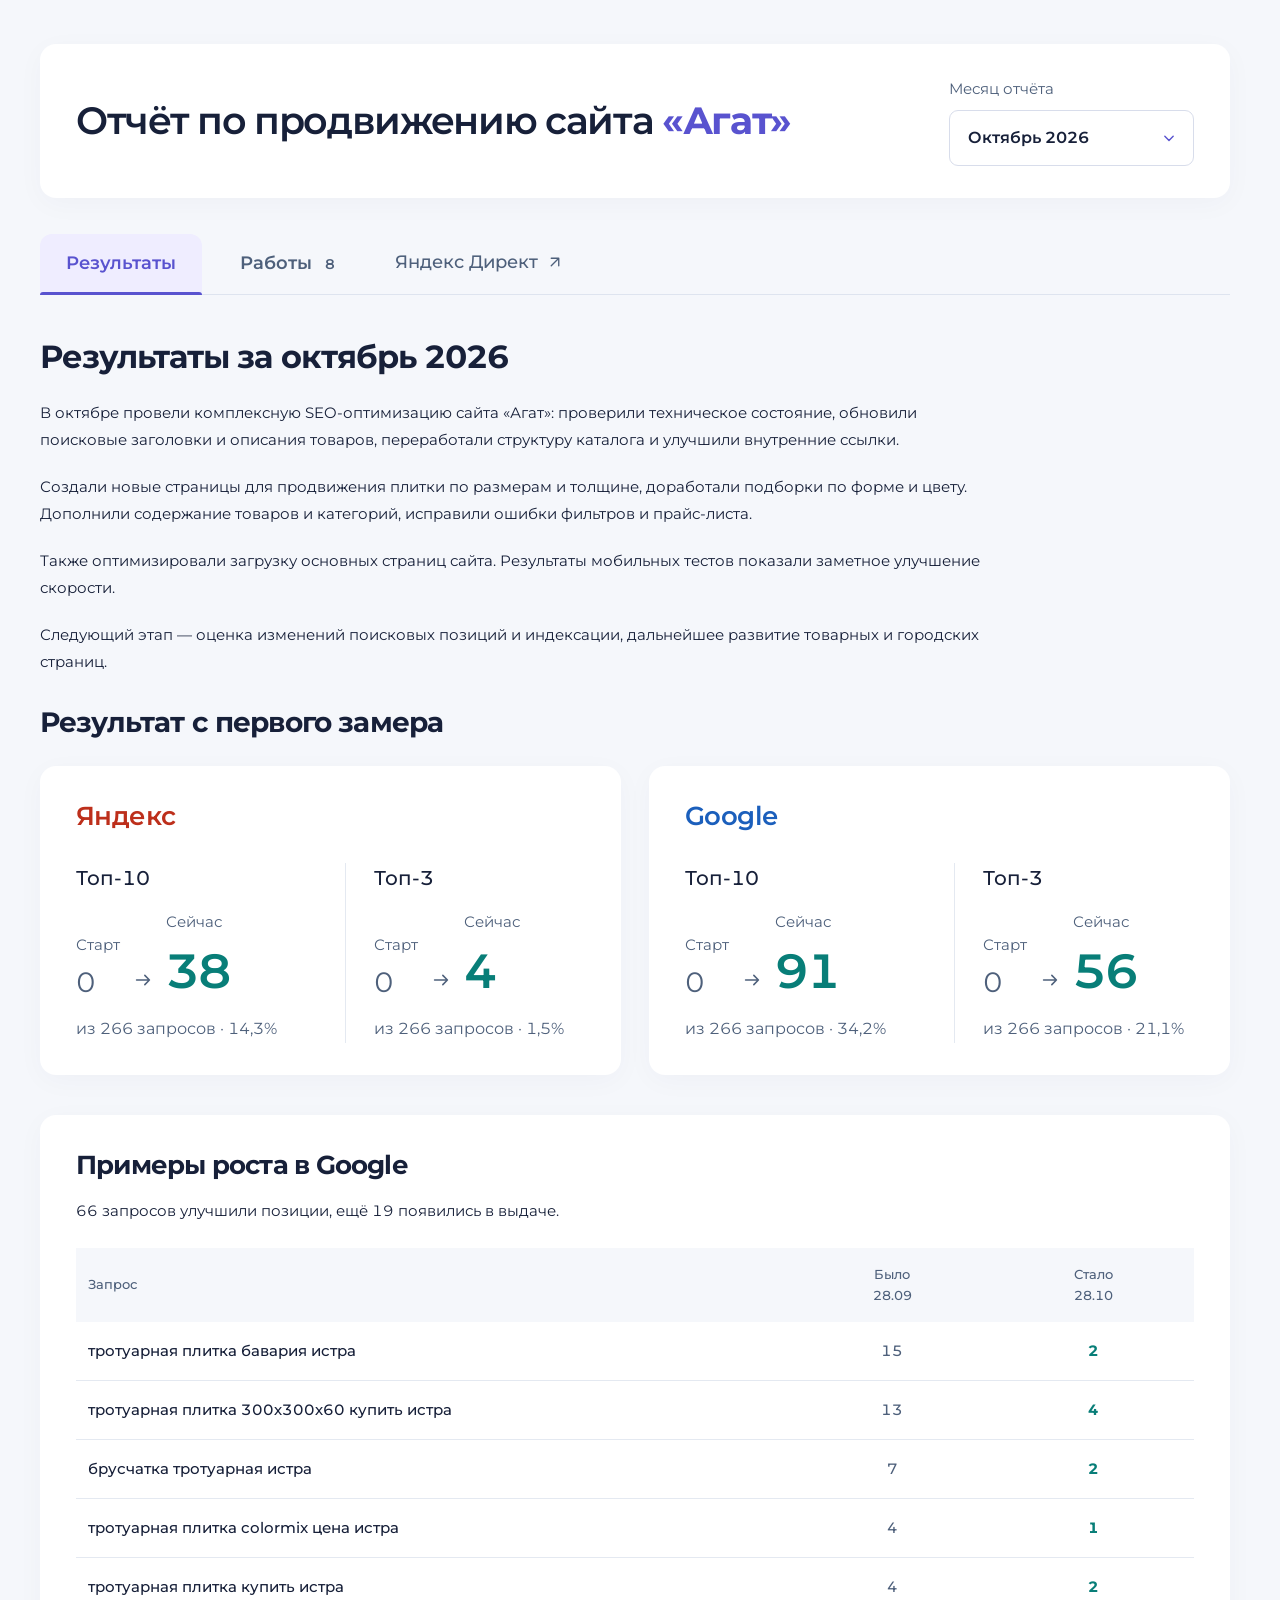
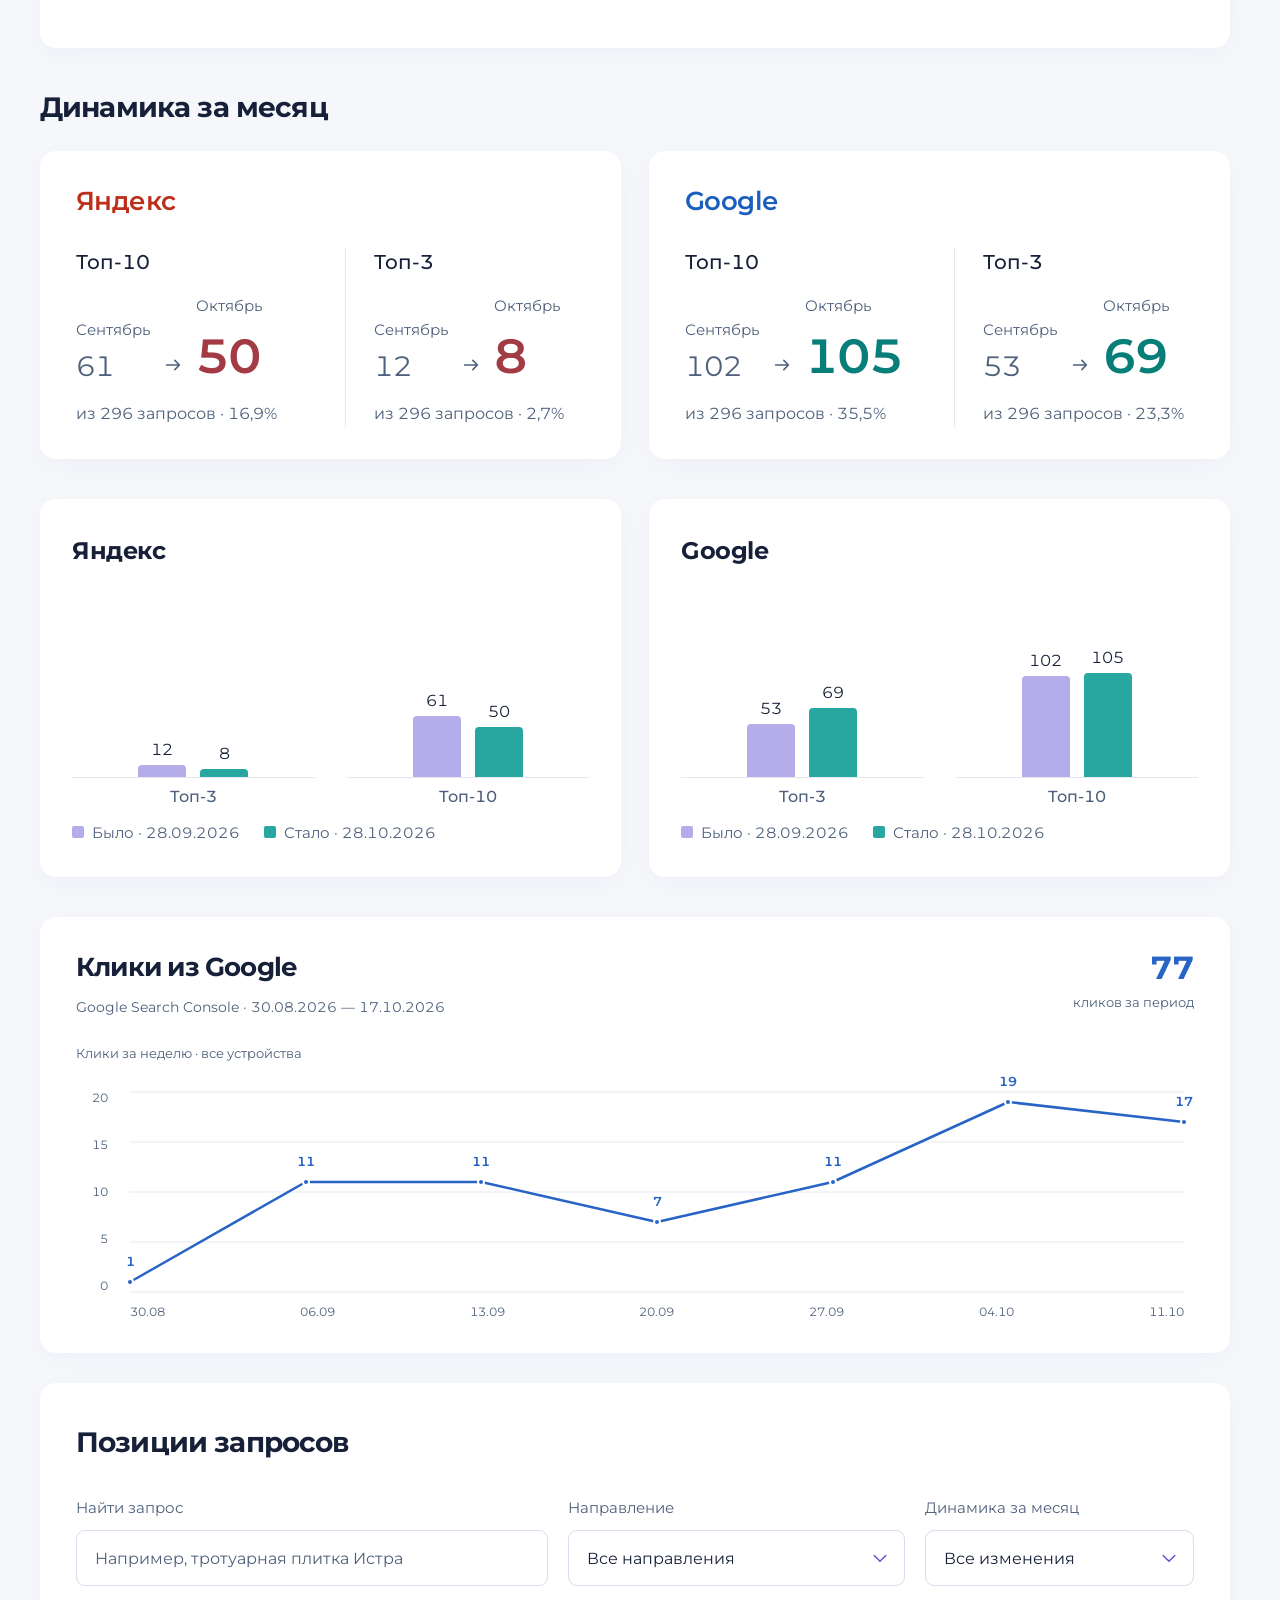
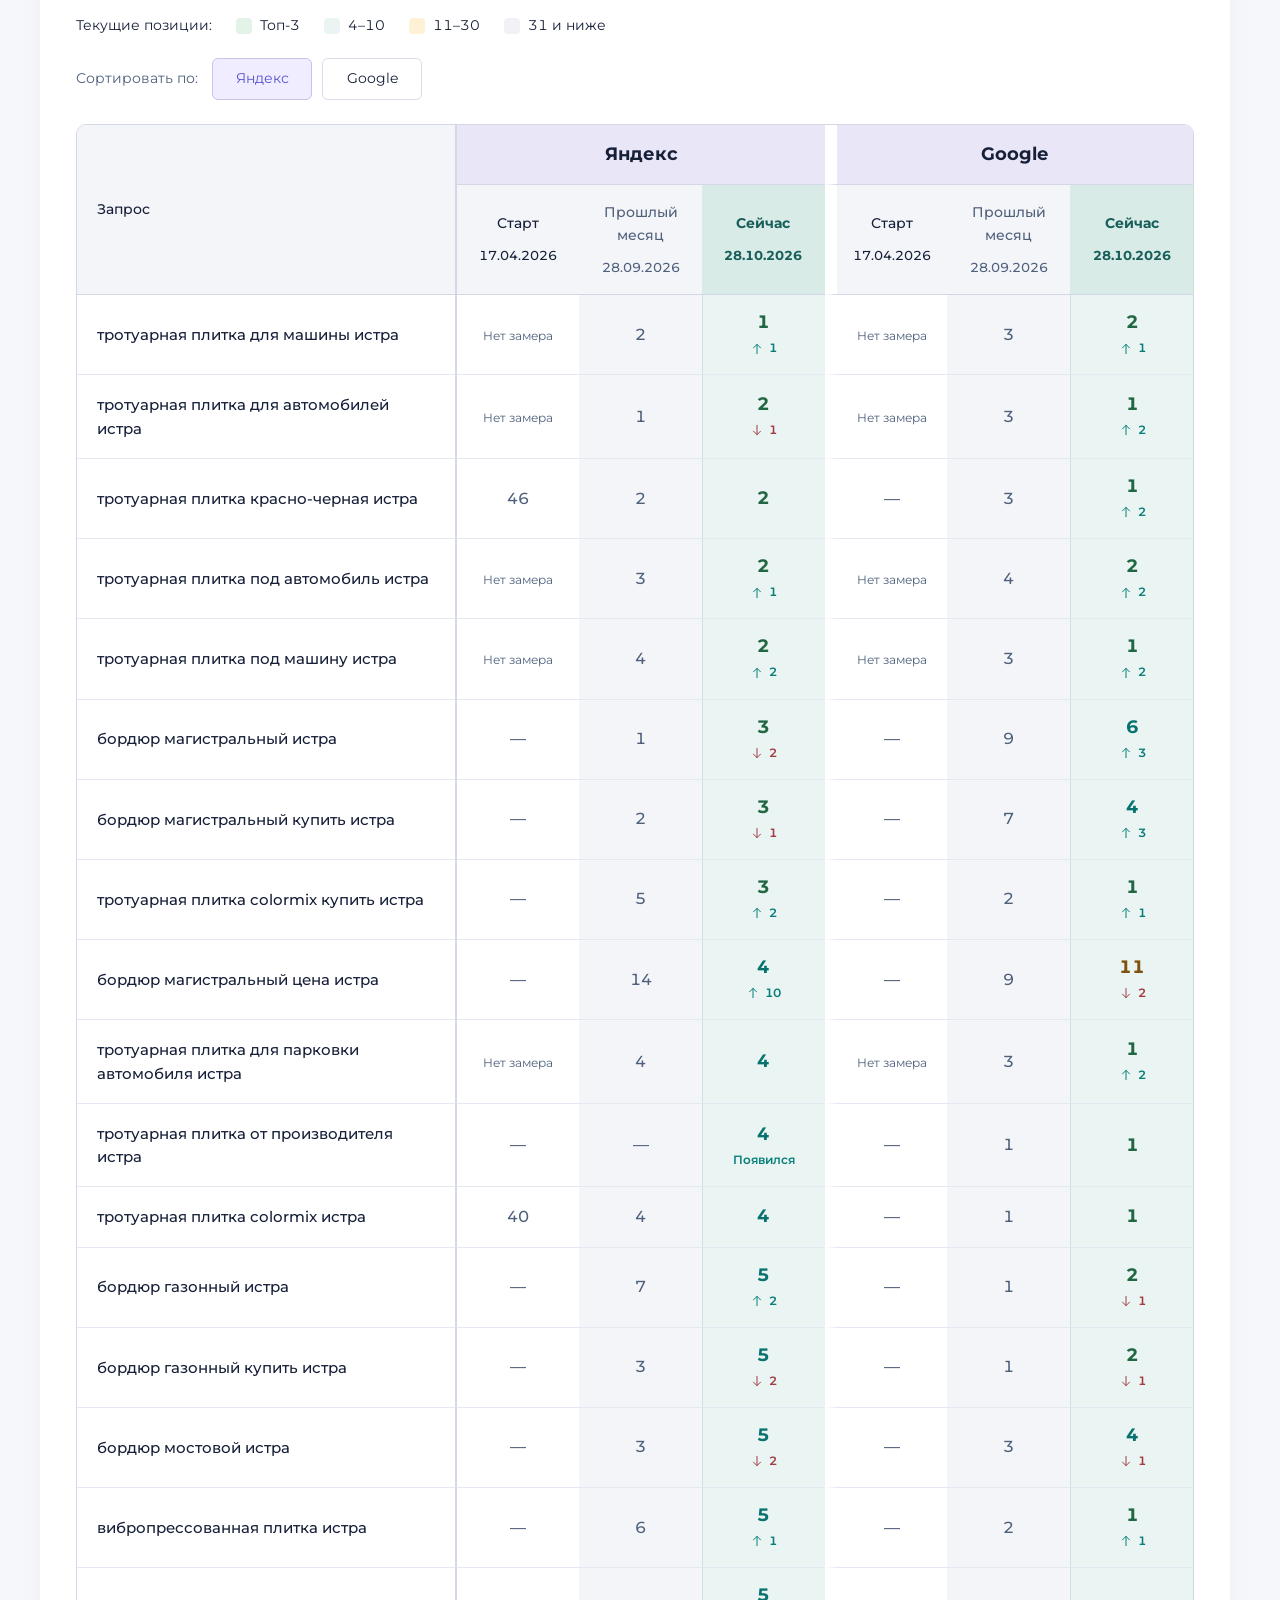
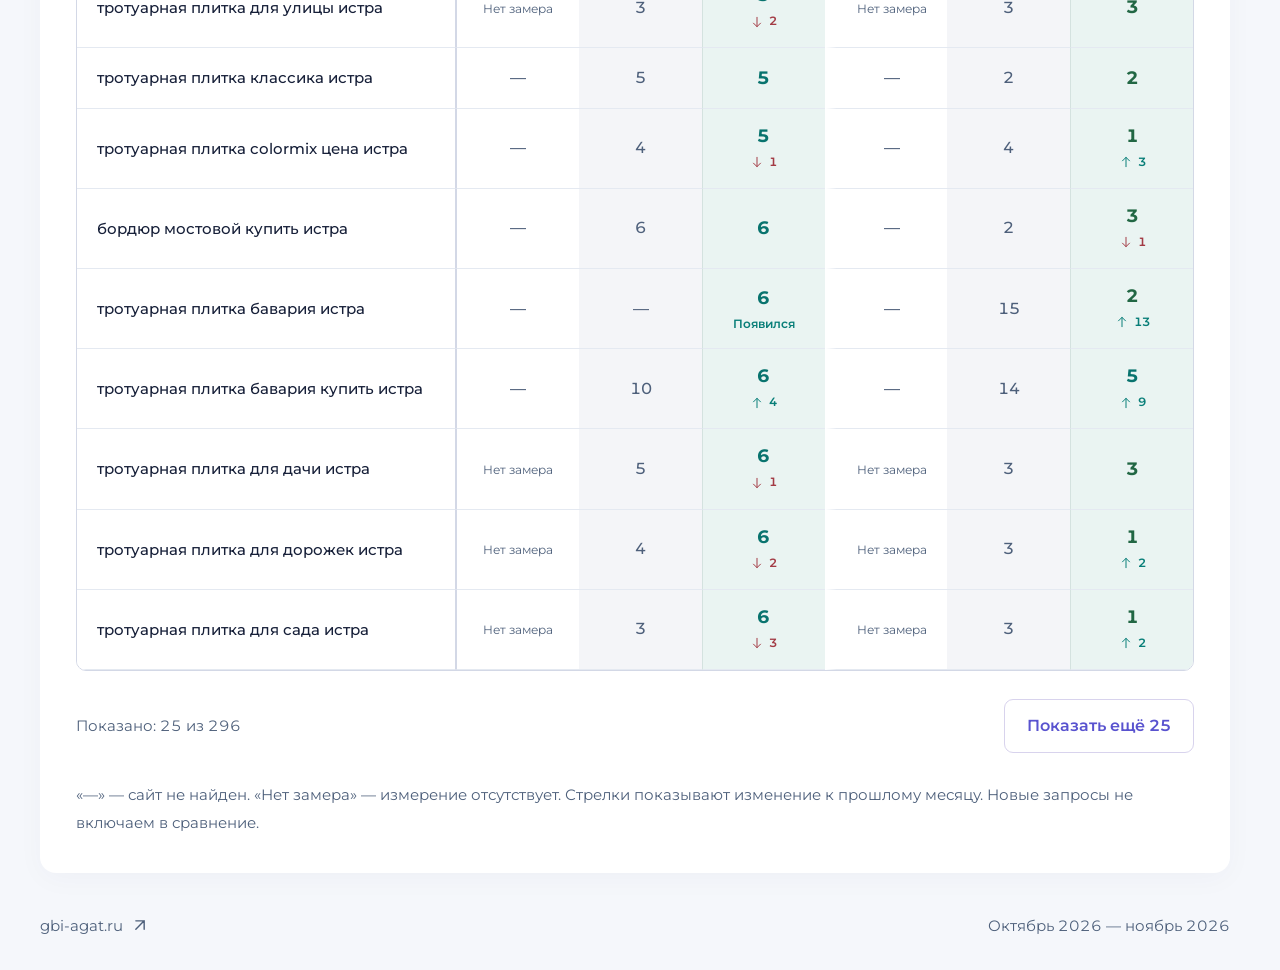
<file: index.html>
<!doctype html>
<html lang="ru">
<head>
  <meta charset="utf-8">
  <meta name="viewport" content="width=device-width,initial-scale=1">
  <meta name="robots" content="noindex,nofollow">
  <meta name="color-scheme" content="light">
  <title>Отчёт по продвижению сайта «Агат»</title>
  <link rel="preload" href="assets/fonts/Montserrat-Regular.woff2" as="font" type="font/woff2" crossorigin>
  <link rel="preload" href="assets/fonts/Montserrat-SemiBold.woff2" as="font" type="font/woff2" crossorigin>
  <link rel="stylesheet" href="styles.css?v=631f88daee0b">
  <link rel="stylesheet" href="results.css?v=2985867da92b">
  <link rel="stylesheet" href="adapt.css?v=9d5350b3a442">
  <script src="report-data.js?v=999b62f83cd7" defer></script>
  <script src="model.js?v=dfa4d3766d67" defer></script>
  <script src="app.js?v=ea1b4b3639fc" defer></script>
</head>
<body>
  <a class="skip-link" href="#report-content">К содержанию отчёта</a>
  <div class="report-shell">
    <header class="report-header">
      <div class="report-heading"><h1>Отчёт по продвижению сайта <span id="report-client">«Агат»</span></h1></div>
      <div class="month-picker"><label for="report-month">Месяц отчёта</label><div class="select-wrap"><select id="report-month" aria-label="Месяц отчёта"></select><svg aria-hidden="true" viewBox="0 0 24 24"><path d="m7 10 5 5 5-5"/></svg></div></div>
    </header>
    <nav class="report-nav" aria-label="Разделы отчёта">
      <div class="tabs" role="tablist" aria-label="Отчёт по продвижению сайта">
        <button type="button" role="tab" id="tab-results" aria-controls="panel-results" aria-selected="true" tabindex="0">Результаты</button>
        <button type="button" role="tab" id="tab-works" aria-controls="panel-works" aria-selected="false" tabindex="-1">Работы <span id="work-count" class="tab-count" hidden></span></button>
      </div>
      <a id="direct-report-link" class="direct-report-link" target="_blank" rel="noopener noreferrer" hidden>Яндекс Директ <svg width="18" height="18" viewBox="0 0 24 24" aria-hidden="true"><path d="M7 17 17 7M7 7h10v10"/></svg></a>
    </nav>
    <main id="report-content">
      <section id="panel-results" role="tabpanel" aria-labelledby="tab-results" tabindex="-1"><p class="loading-message" role="status">Загружаем отчёт…</p></section>
      <section id="panel-works" role="tabpanel" aria-labelledby="tab-works" tabindex="-1" hidden></section>
      <noscript><p class="notice">Для переключения месяцев и просмотра отчёта включите JavaScript в браузере.</p></noscript>
    </main>
    <footer class="report-footer"><a id="site-link" href="https://gbi-agat.ru/" target="_blank" rel="noopener noreferrer">gbi-agat.ru <svg aria-hidden="true" viewBox="0 0 24 24"><path d="M7 17 17 7M7 7h10v10"/></svg></a><span id="period-label">Октябрь 2026</span></footer>
  </div>
  <dialog id="detail-dialog" class="detail-dialog" aria-labelledby="detail-title">
    <div class="drawer-header"><div><h2 id="detail-title"></h2><p id="detail-meta"></p></div><button type="button" id="close-detail" class="icon-button" aria-label="Закрыть подробности" autofocus><svg aria-hidden="true" viewBox="0 0 24 24"><path d="m6 6 12 12M18 6 6 18"/></svg></button></div>
    <div id="detail-body" class="drawer-body"></div>
  </dialog>
  <p id="announcement" class="sr-only" role="status" aria-live="polite"></p>
</body>
</html>
</file>
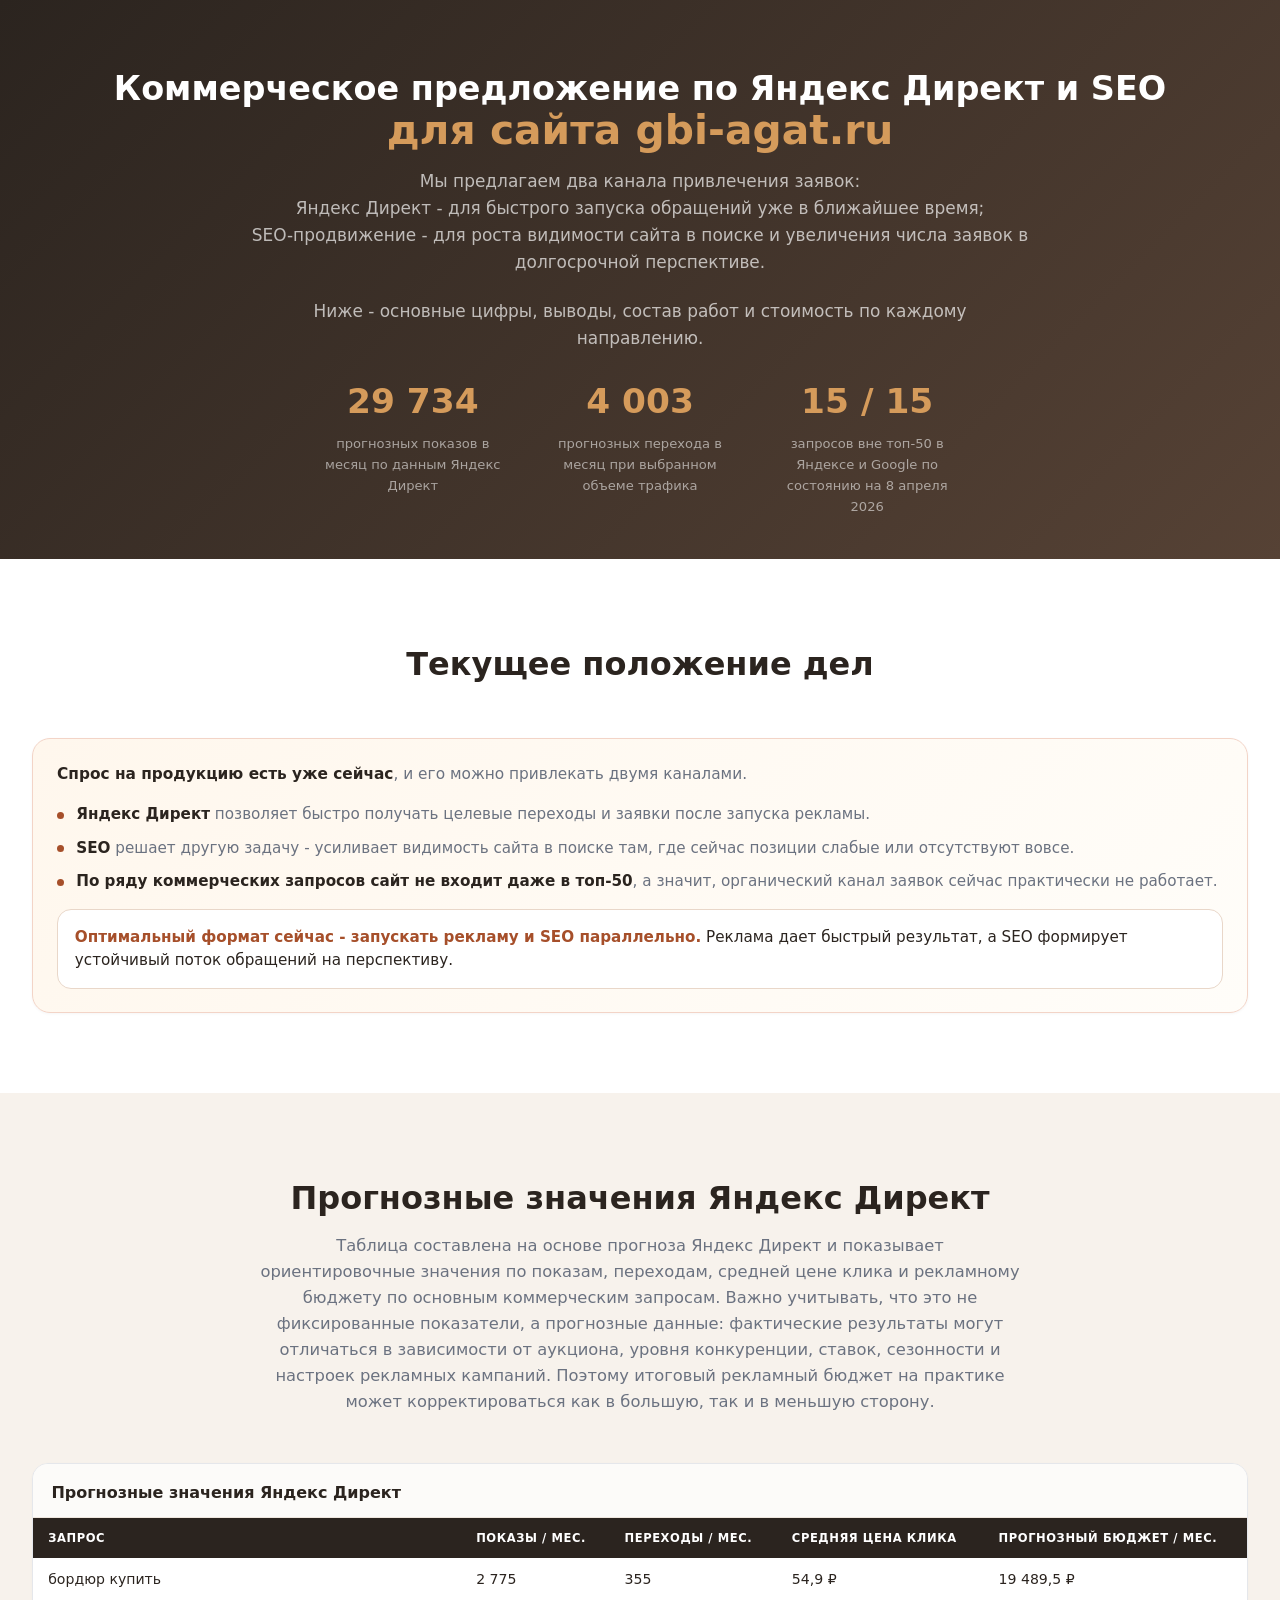
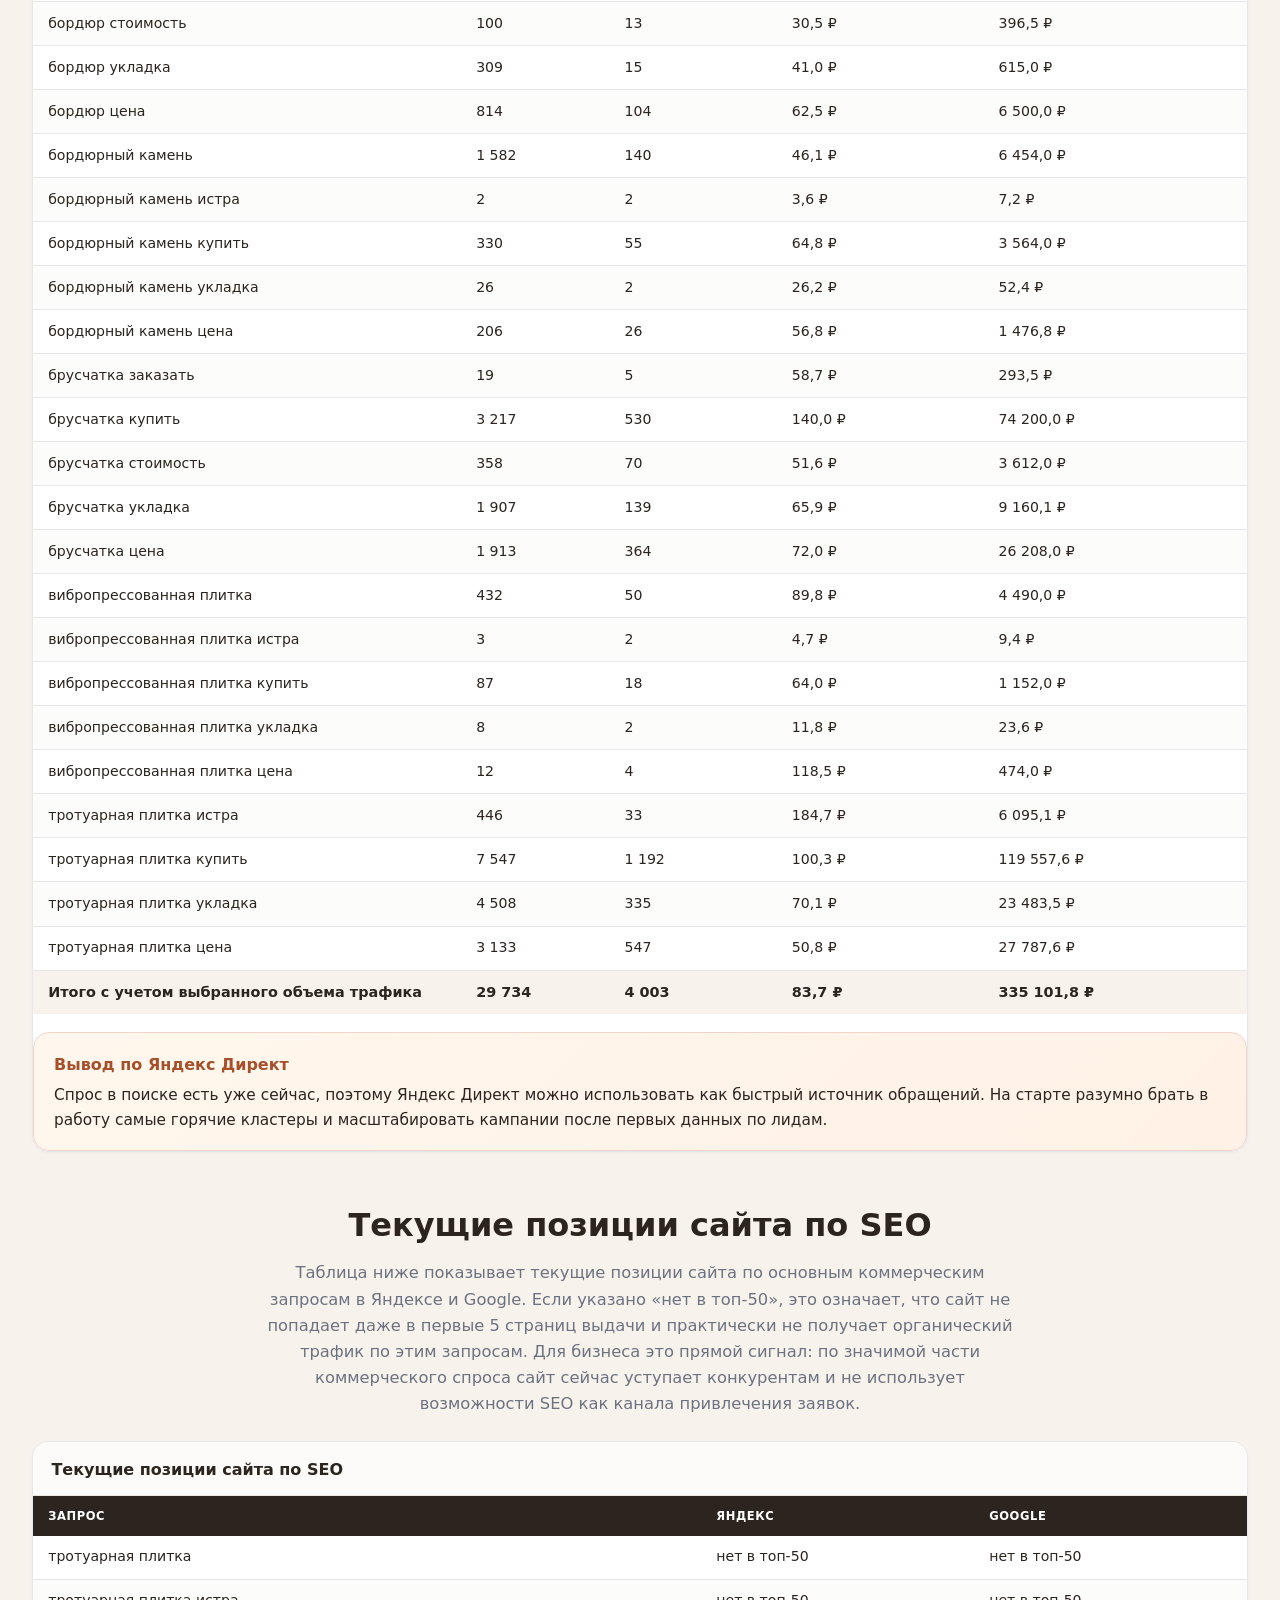
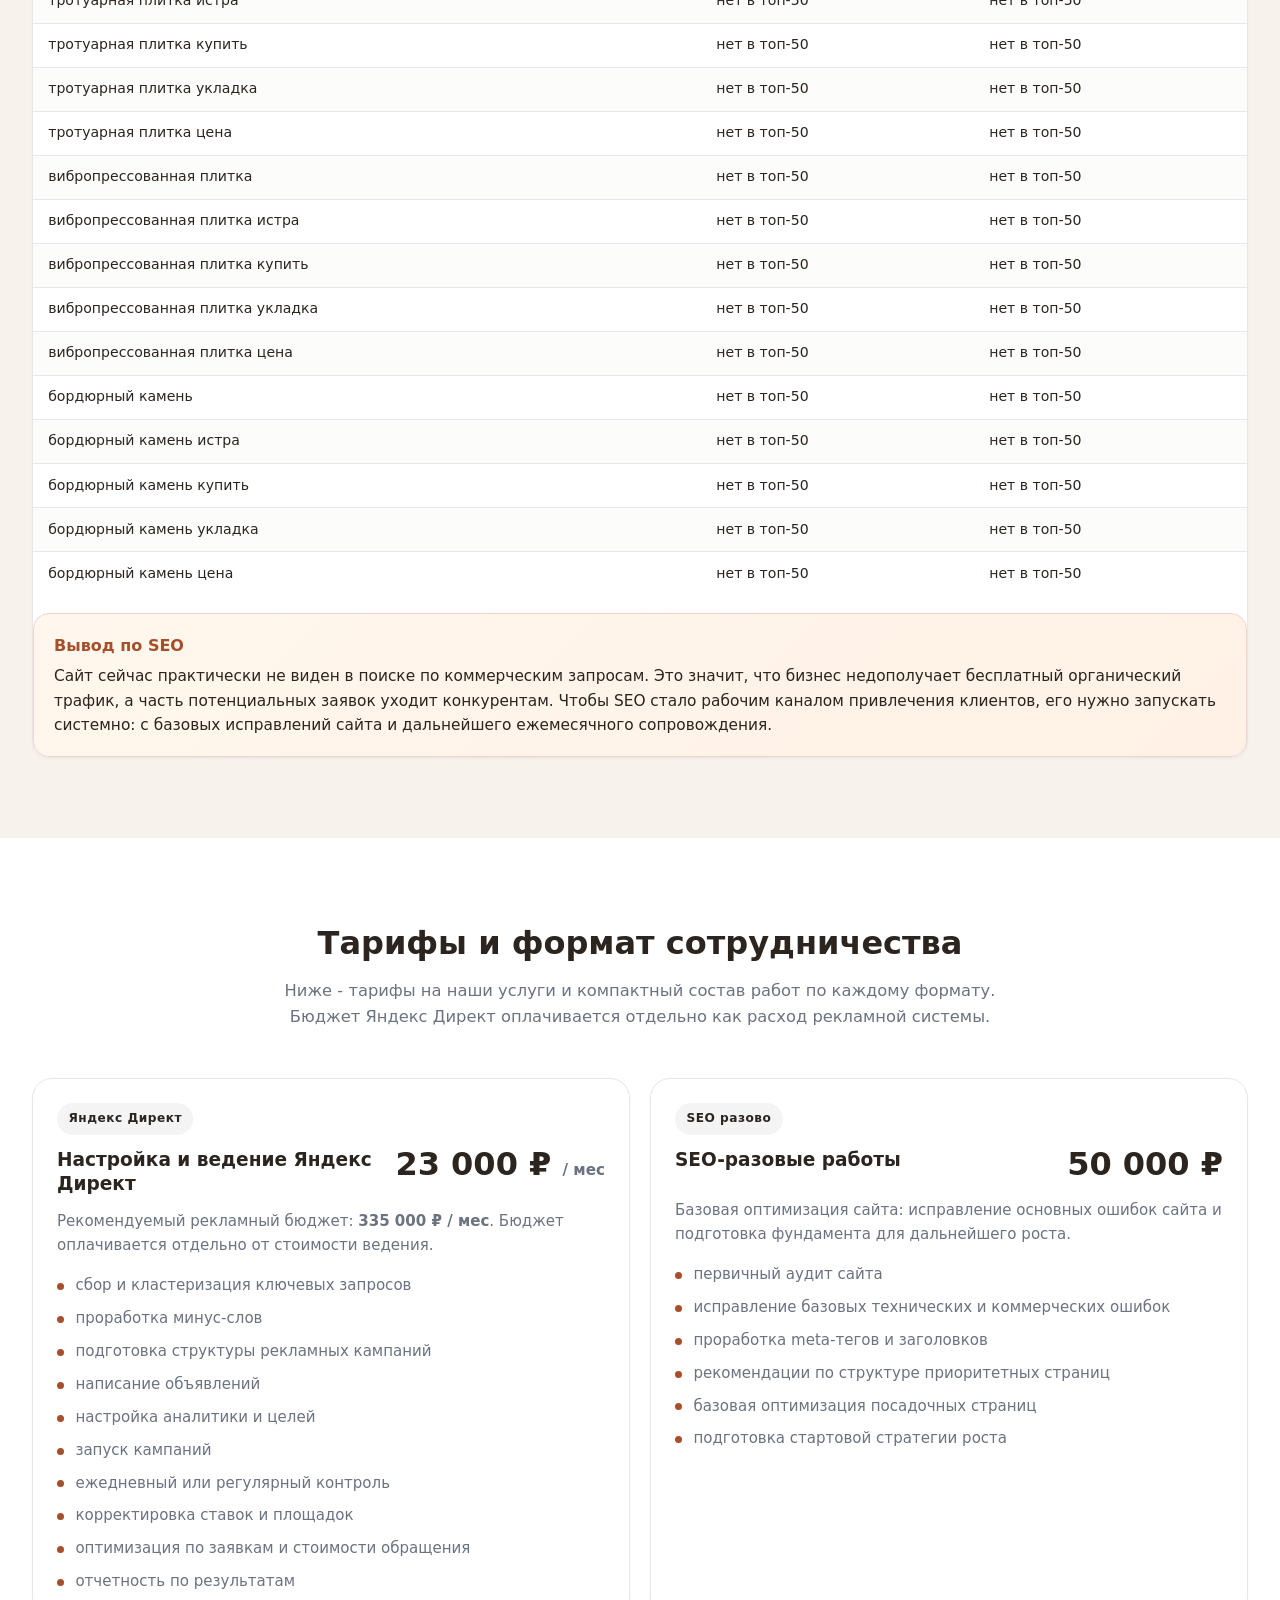
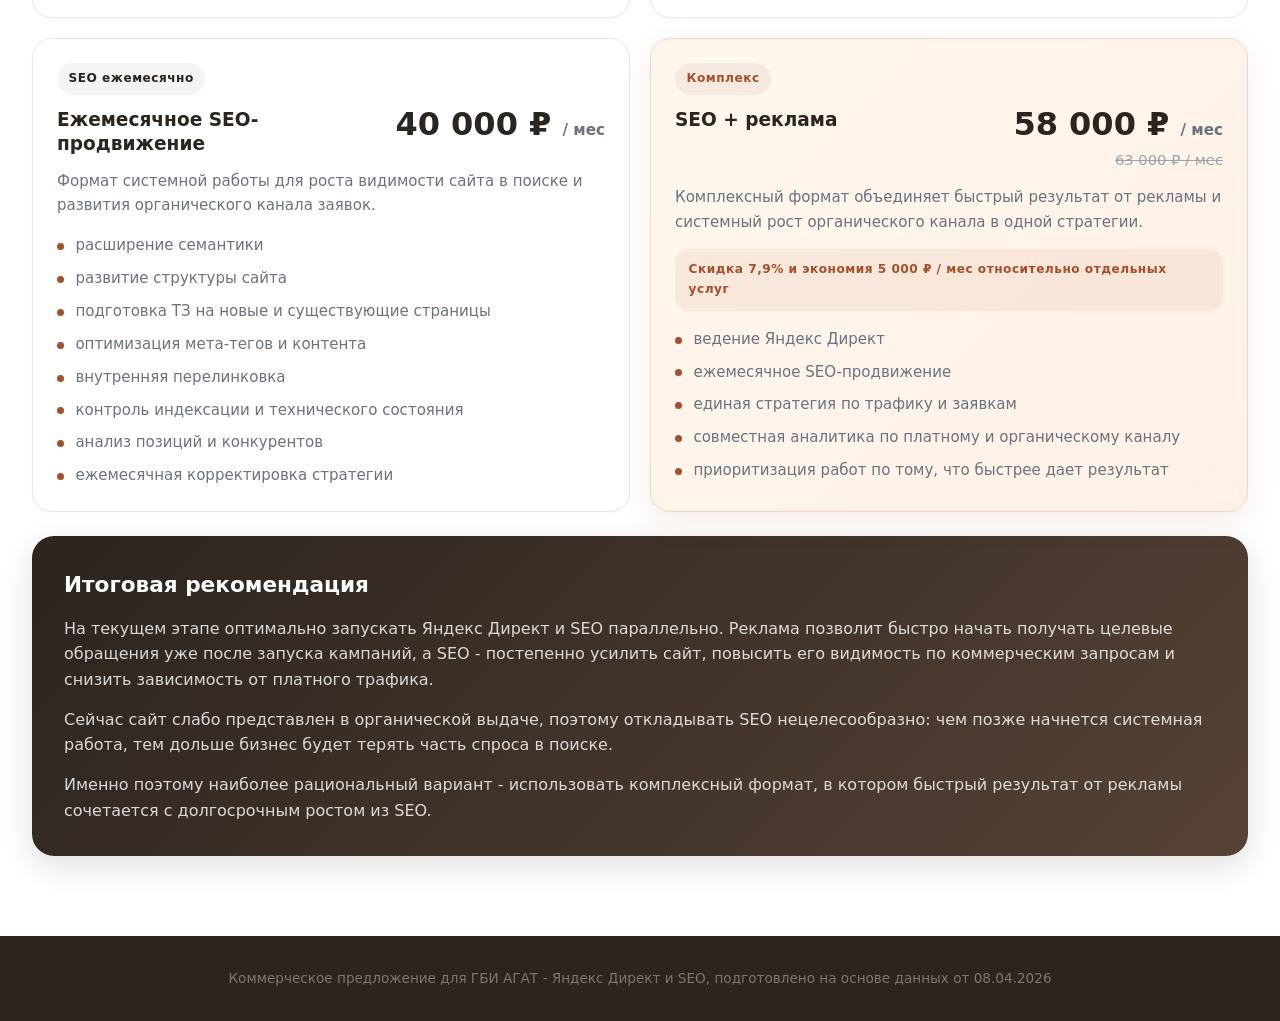
<file: commercial-proposal.html>
<!DOCTYPE html>
<html lang="ru">
<head>
<meta charset="UTF-8">
<meta name="viewport" content="width=device-width, initial-scale=1.0">
<title>Коммерческое предложение - Яндекс Директ и SEO для ГБИ АГАТ</title>
<style>
:root{--primary:#A64F2A;--accent:#D59B5B;--dark:#2B241F;--dark2:#564235;--light:#F7F2EC;--gray:#6B7280}
*{margin:0;padding:0;box-sizing:border-box}html{scroll-behavior:smooth}body{font-family:'Segoe UI',system-ui,-apple-system,sans-serif;background:var(--light);color:var(--dark);line-height:1.6;overflow-x:clip}img{max-width:100%;display:block}
.hero{background:linear-gradient(135deg,var(--dark) 0%,var(--dark2) 100%);color:#fff;padding:4.4rem 2rem 2.6rem;text-align:center}.hero h1{font-size:2.55rem;font-weight:800;margin-bottom:.9rem;line-height:1.12;overflow-wrap:anywhere}.hero h1 .hero-line{display:block}.hero h1 .hero-line-main{font-size:.82em;color:#fff}.hero h1 .hero-line-brand{color:var(--accent)}.hero p{font-size:1.06rem;color:rgba(255,255,255,.68);max-width:780px;margin:0 auto 1.35rem;overflow-wrap:anywhere}.hero-stats{display:flex;justify-content:center;gap:2.2rem;flex-wrap:wrap;margin-bottom:0}.hero-stat-value{font-size:2.15rem;font-weight:800;color:var(--accent)}.hero-stat-label{font-size:.82rem;color:rgba(255,255,255,.55);margin-top:.25rem;max-width:12rem}
section{padding:5rem 2rem}.container{margin:0 auto;width:100%}.bg-white{background:#fff}.section-header{text-align:center;margin-bottom:3rem}.section-header h2{font-size:2rem;font-weight:800;margin-bottom:.55rem;overflow-wrap:anywhere}.section-header p{color:var(--gray);font-size:1.02rem;max-width:760px;margin:0 auto;overflow-wrap:anywhere}
.cards{display:grid;grid-template-columns:1fr;gap:1.5rem}.cards>*{min-width:0}.code-card,.thumb-card{background:#fff;border-radius:16px;padding:2rem;border:1px solid #E5E7EB;transition:transform .2s,box-shadow .2s;min-width:0}.code-card:hover,.thumb-card:hover{transform:translateY(-2px);box-shadow:0 8px 30px rgba(0,0,0,.08)}.code-card h3,.thumb-card h3{font-size:1.1rem;margin-bottom:.55rem}.code-card p,.thumb-card p{color:var(--gray);font-size:.95rem}
.table-wrap{overflow:auto;border-radius:0;box-shadow:none}.market-table{width:100%;border-collapse:collapse;background:#fff}.market-table th{text-align:left;padding:.8rem .95rem;background:var(--dark);color:#fff;font-weight:600;font-size:.72rem;text-transform:uppercase;letter-spacing:.05em;line-height:1.25}.market-table td{padding:.72rem .95rem;border-bottom:1px solid #E5E7EB;font-size:.88rem;line-height:1.42;vertical-align:top}.market-table tbody tr:nth-child(even){background:#FCFCFB}.market-table tbody tr.total td{background:#F7F2EC;font-size:.9rem}.market-table tbody tr:last-child td{border-bottom:none}.audit-link{display:inline;color:var(--primary);font-weight:400;text-decoration:none;overflow-wrap:anywhere;word-break:break-word}.audit-link:hover{text-decoration:none}
.alt-summary-main{display:flex;align-items:center;gap:.9rem;min-width:0;flex:1}.alt-index{min-width:32px;height:32px;border-radius:50%;background:var(--primary);color:#fff;display:flex;align-items:center;justify-content:center;font-size:.84rem;font-weight:700}.alt-summary-text{font-size:.98rem}.flow-layout{margin-top:2rem;display:grid;gap:1rem}.flow-demo{background:#fff;border:1px solid #E5E7EB;border-radius:18px;overflow:hidden}.flow-demo summary{list-style:none;cursor:pointer;display:flex;align-items:center;justify-content:flex-start;gap:1rem;padding:1.05rem 1.25rem;font-weight:700}.flow-demo summary::-webkit-details-marker{display:none}.flow-demo summary::after{content:'›';font-size:1.3rem;color:#9CA3AF;transition:transform .2s ease;flex-shrink:0;margin-left:.15rem}.flow-demo[open] summary{border-bottom:1px solid #E5E7EB}.flow-demo[open] summary::after{transform:rotate(90deg)}.flow-demo-body{padding:1.25rem;display:grid;gap:1rem}.flow-section{background:#FCFCFC;border:1px solid #ECECEC;border-radius:14px;padding:1rem 1.1rem}.flow-section.accent{background:linear-gradient(135deg,#FFF7ED,#FFF1E6);border-color:#F3D4C7}.flow-section h4{font-size:.82rem;letter-spacing:.05em;text-transform:uppercase;color:var(--primary);margin-bottom:.6rem}.flow-section p{color:var(--gray);font-size:.95rem}.flow-section p:last-child{margin-bottom:0}.flow-section code{background:#F5F6F8;color:var(--dark);padding:.12rem .38rem;border-radius:6px;font-size:.9em}.flow-section a.audit-link{text-decoration:underline}.flow-section a.audit-link:hover{text-decoration:none}.flow-list{list-style:none;display:grid;gap:.55rem}.flow-list li{position:relative;padding-left:1.2rem;color:var(--gray);font-size:.94rem}.flow-list li::before{content:'';position:absolute;left:0;top:.62rem;width:7px;height:7px;border-radius:50%;background:var(--primary)}.flow-link-row{display:flex;justify-content:flex-start;margin-top:.55rem}.flow-link-row a.audit-link{padding:.56rem .9rem;border-radius:999px;border:1px solid #F3D4C7;background:#FFF6F1;color:var(--primary);font-size:.9rem;line-height:1.25;text-decoration:none!important;white-space:normal}.flow-link-row a.audit-link:hover{background:#FFEFE4;text-decoration:none!important}.flow-summary-tag{display:inline-block;padding:0;background:transparent;border:none;color:#8B929E;font-size:.82rem;font-weight:500;white-space:normal;max-width:12rem;text-align:right;margin-left:auto;line-height:1.2}
.code-card pre{margin-top:1rem;background:var(--dark);color:#F9FAFB;border-radius:12px;padding:1rem;overflow:auto;max-width:100%;font-size:.82rem;line-height:1.6;font-family:Consolas,Monaco,monospace;-webkit-overflow-scrolling:touch}.thumb-card img{width:100%;border-radius:12px;margin-top:1rem;border:1px solid #E5E7EB;cursor:zoom-in}.thumb-card .open-image{display:inline-flex;align-items:center;justify-content:center;margin-top:1rem;background:var(--dark);color:#fff;border:none;border-radius:999px;padding:.8rem 1.25rem;font-weight:700;cursor:pointer}footer{background:var(--dark);color:rgba(255,255,255,.38);text-align:center;padding:2rem;font-size:.85rem}.modal{position:fixed;inset:0;display:none;align-items:center;justify-content:center;padding:1.5rem;background:rgba(17,17,17,.82);z-index:2000}.modal.open{display:flex}.modal-dialog{position:relative;max-width:min(96vw,1180px);width:100%;max-height:90vh;background:#fff;border-radius:16px;overflow:auto}.modal-dialog img{width:100%;display:block;max-height:90vh;object-fit:contain}.modal-close{position:absolute;top:12px;right:12px;border:none;width:44px;height:44px;border-radius:50%;background:rgba(0,0,0,.72);color:#fff;font-size:1.4rem;cursor:pointer}
.fade-in{opacity:1;transform:none}
@media (prefers-reduced-motion: reduce){html{scroll-behavior:auto}}
@media (max-width:768px){.hero{padding:3.8rem 1rem 2.3rem}.hero h1{font-size:clamp(1.7rem,8vw,2rem);line-height:1.12;text-wrap:balance}.hero p{font-size:1rem;text-wrap:balance}.hero-stats{display:grid;grid-template-columns:1fr 1fr;gap:1rem;max-width:420px;margin:0 auto}.hero-stat:last-child{grid-column:1/-1;justify-self:center}.hero-stat-value{font-size:1.6rem}.hero-stat-label{font-size:.75rem;max-width:9rem;margin-inline:auto}section{padding:3rem 1rem}.section-header{margin-bottom:2.1rem}.section-header h2{font-size:1.5rem;text-wrap:balance}.section-header p{font-size:.92rem}.cards{grid-template-columns:1fr}.flow-demo summary{padding:.95rem 1rem;gap:.75rem;align-items:flex-start}.alt-summary-text{font-size:.92rem;line-height:1.35}.flow-summary-tag{font-size:.76rem;max-width:9rem;text-align:right;white-space:normal}.flow-demo-body{padding:1rem}.flow-section{padding:.9rem 1rem}.table-card-head{padding:.95rem 1rem .75rem}.market-table th,.market-table td{padding:.62rem .72rem;font-size:.8rem}.code-card,.thumb-card{padding:1.2rem}.code-card pre{padding:.9rem;font-size:.78rem}.thumb-card .open-image{width:100%}.modal{padding:.85rem}}
@media (max-width:480px){.hero h1{font-size:1.58rem}.hero p{font-size:.95rem}.flow-summary-tag{max-width:7.75rem}.table-wrap{border-radius:14px}}
@media (max-width:360px){.hero-stats{grid-template-columns:1fr;max-width:220px}.hero-stat:last-child{grid-column:auto;justify-self:stretch}.flow-demo summary{padding:.9rem .9rem}.alt-summary-text{font-size:.88rem}.flow-summary-tag{font-size:.72rem;max-width:6.8rem}}
@page{size:A4;margin:12mm 10mm}
@media print{
html,body{background:#fff}
body{-webkit-print-color-adjust:exact;print-color-adjust:exact}
section{padding:0 0 9mm}
.hero{padding:12mm 10mm 9mm}
.hero p,.section-header p,.code-card p,.thumb-card p,.analysis-lead p,.analysis-card p,.flow-section p,.market-table td,.market-table th,.flow-list li,.analysis-list li,.analysis-steps li{font-size:10.5pt}
.section-header{margin-bottom:6mm}
.flow-layout,.analysis-grid,.cards,.files-grid{gap:4mm}
.analysis-grid,.cards{grid-template-columns:1fr}
.flow-demo{border-radius:14px}
.flow-demo summary{padding:4mm 4.5mm;break-after:avoid-page;page-break-after:avoid}
.flow-demo summary::after{display:none}
.flow-summary-tag{max-width:none}
.flow-demo-body{padding:4mm}
.flow-section,.analysis-lead,.analysis-card,.code-card,.thumb-card{break-inside:avoid-page;page-break-inside:avoid;box-shadow:none}
.table-card,.flow-demo,.analysis-lead,.analysis-card,.code-card,.thumb-card{box-shadow:none}
.table-card-head{padding:4.5mm 5mm 3.5mm}
.table-card-head,.market-table thead,.market-table tr{break-inside:avoid-page;page-break-inside:avoid}
.table-wrap{overflow:visible;box-shadow:none}
.market-table th,.market-table td{padding:3.2mm 3.4mm}
.code-card pre{overflow:visible;white-space:pre-wrap;word-break:break-word;font-size:8.7pt}
.flow-link-row,.open-image,.modal{display:none!important}
.thumb-card img,.code-card pre{break-inside:avoid-page;page-break-inside:avoid}
a.audit-link{color:inherit;text-decoration:none}
footer{padding-top:4mm}
}

.container{max-width:1240px}
.table-card{background:#fff;border:1px solid #E5E7EB;border-radius:16px;overflow:hidden;margin-top:1.1rem;box-shadow:0 1px 3px rgba(0,0,0,.03)}
.table-card-head{padding:.95rem 1.15rem .75rem;background:#FCFBF9;border-bottom:1px solid #EFE7DF}
.table-card-head h3{font-size:1rem;margin-bottom:0}
.table-toggle-wrap{display:none}
.table-toggle{display:inline-flex;align-items:center;justify-content:center;padding:.72rem 1.1rem;border:1px solid #E9D7C9;border-radius:999px;background:#FFF7F1;color:var(--primary);font-size:.88rem;font-weight:700;cursor:pointer;transition:background .2s ease,border-color .2s ease}
.table-toggle:hover{background:#FFF1E6;border-color:#DFC2AF}
.files-grid{display:grid;grid-template-columns:1fr;gap:1.5rem}.files-grid>*{min-width:0}.files-grid .code-card{height:100%;min-width:0}
@media (max-width:768px){#meta .market-table thead,#schema .market-table thead{display:none}#meta .market-table,#meta .market-table tbody,#meta .market-table tr,#meta .market-table td,#schema .market-table,#schema .market-table tbody,#schema .market-table tr,#schema .market-table td{display:block;width:100%}#meta .market-table tr,#schema .market-table tr{padding:.8rem .9rem .2rem;border-bottom:1px solid #E5E7EB}#meta .market-table td,#schema .market-table td{border:none;padding:.3rem 0 .55rem;font-size:.84rem;line-height:1.35}#meta .market-table td::before,#schema .market-table td::before{content:attr(data-label);display:block;margin-bottom:.24rem;color:var(--gray);font-size:.66rem;font-weight:700;letter-spacing:.05em;text-transform:uppercase}#meta .market-table td:last-child,#schema .market-table td:last-child{padding-bottom:.3rem}}
@media (max-width:768px){.table-card.mobile-collapsible.has-toggle .table-toggle-wrap{display:flex;justify-content:center;padding:.9rem 1rem 1rem;background:#fff;border-top:1px solid #EFE7DF}.table-card.mobile-collapsible.is-collapsed .table-wrap{position:relative}.table-card.mobile-collapsible.is-collapsed .table-wrap::after{content:'';position:absolute;left:0;right:0;bottom:0;height:34px;background:linear-gradient(180deg,rgba(255,255,255,0),#fff)}.table-card.mobile-collapsible .market-table tbody tr.is-hidden-mobile{display:none !important}}

html{-webkit-text-size-adjust:100%}
main{display:block}
section[id],.table-card[id],.code-card[id]{scroll-margin-top:1.25rem}
.alt-summary-text{overflow-wrap:anywhere}
.flow-section p+.flow-list,.flow-section .flow-list+p,.flow-section p+p{margin-top:.75rem}
.flow-demo summary:focus-visible,.audit-link:focus-visible,.open-image:focus-visible,.modal-close:focus-visible{outline:3px solid rgba(166,79,42,.28);outline-offset:3px}
.modal{overscroll-behavior:contain}
.analysis-lead,.analysis-card{background:#fff;border:1px solid #E5E7EB;border-radius:18px;box-shadow:0 1px 3px rgba(0,0,0,.04)}
.analysis-lead{padding:1.45rem 1.5rem;background:linear-gradient(135deg,#FFF7ED,#FFFDF9);border-color:#F3D4C7}
.analysis-lead h3,.analysis-card h3{margin-bottom:.7rem;font-size:1.05rem}
.analysis-lead p,.analysis-card p{color:var(--gray);font-size:.96rem}
.analysis-card p+p{margin-top:.8rem}
.analysis-lead > p + .analysis-list{margin-top:1rem}
.analysis-lead strong{color:var(--dark)}
.analysis-highlight{margin-top:1rem;padding:1rem 1.05rem;border-radius:14px;background:#fff;border:1px solid #E9D7C9;color:var(--dark);font-size:.95rem;line-height:1.5}
.analysis-highlight strong{color:var(--primary)}
.analysis-grid{display:grid;grid-template-columns:repeat(2,minmax(0,1fr));gap:1.25rem;margin-top:1.25rem}
.analysis-card{padding:1.35rem 1.4rem}
.analysis-card-wide{grid-column:1/-1}
.analysis-card-accent{background:#FCFCFC;border-color:#ECECEC}
.analysis-steps{list-style:none;display:grid;gap:.8rem;counter-reset:analysis-steps}
.analysis-steps li{position:relative;padding-left:2.35rem;color:var(--gray);font-size:.95rem}
.analysis-steps li::before{counter-increment:analysis-steps;content:counter(analysis-steps);position:absolute;left:0;top:.08rem;width:1.55rem;height:1.55rem;border-radius:50%;background:#FFF1E6;border:1px solid #F3D4C7;color:var(--primary);display:flex;align-items:center;justify-content:center;font-size:.8rem;font-weight:700}
.analysis-list{list-style:none;display:grid;gap:.55rem;margin-top:.8rem}
.analysis-list li{position:relative;padding-left:1.2rem;color:var(--gray);font-size:.95rem}
.analysis-list li::before{content:'';position:absolute;left:0;top:.62rem;width:7px;height:7px;border-radius:50%;background:var(--primary)}
.section-divider{margin:3rem 0 1.5rem}
.result-callout{margin-top:1.15rem;padding:1.15rem 1.25rem;border-radius:16px;background:linear-gradient(135deg,#FFF7ED,#FFF1E6);border:1px solid #F3D4C7;box-shadow:0 1px 3px rgba(0,0,0,.04)}
.result-callout strong{display:block;color:var(--primary);margin-bottom:.35rem}
.result-callout p{color:var(--dark);font-size:.96rem}
.pricing-grid{display:grid;grid-template-columns:repeat(2,minmax(0,1fr));gap:1.25rem;margin-top:1.5rem}
.price-card{background:#fff;border:1px solid #E5E7EB;border-radius:20px;padding:1.5rem;box-shadow:0 1px 3px rgba(0,0,0,.04)}
.price-card-accent{background:linear-gradient(135deg,#FFF7ED,#FFF1E6);border-color:#F3D4C7;box-shadow:0 10px 30px rgba(166,79,42,.10)}
.price-top{display:flex;justify-content:space-between;gap:1rem;align-items:flex-start;margin-bottom:.9rem}
.price-badge,.price-saving{display:inline-flex;align-items:center;padding:.38rem .72rem;border-radius:999px;font-size:.76rem;font-weight:700;letter-spacing:.04em}
.price-badge{background:#F4F4F5;color:var(--dark)}
.price-card-accent .price-badge{background:#F6E9DF;color:var(--primary)}
.price-saving{display:block;margin-top:.95rem;padding:.72rem .85rem;border-radius:14px;background:rgba(166,79,42,.08);color:#A64F2A}
.price-card>.price-badge{margin-bottom:.85rem}
.price-title{font-size:1.16rem;font-weight:800;line-height:1.25}
.price-card h3{font-size:1.15rem;margin-bottom:.65rem}
.price-value{font-size:2rem;font-weight:800;line-height:1;color:var(--dark);margin-bottom:.2rem;text-align:right;white-space:nowrap}
.price-value span{font-size:.95rem;font-weight:600;color:var(--gray)}
.price-old{margin-top:.45rem;font-size:.92rem;color:#9CA3AF;text-decoration:line-through;text-align:right}
.price-note,.price-meta{color:var(--gray);font-size:.94rem}
.price-list{list-style:none;display:grid;gap:.55rem;margin-top:1rem}
.price-list li{position:relative;padding-left:1.15rem;color:var(--gray);font-size:.94rem}
.price-list li::before{content:'';position:absolute;left:0;top:.62rem;width:7px;height:7px;border-radius:50%;background:var(--primary)}
.final-recommendation{margin-top:1.5rem;padding:2rem;border-radius:22px;background:linear-gradient(135deg,var(--dark),var(--dark2));color:#fff;box-shadow:0 10px 30px rgba(43,36,31,.14)}
.final-recommendation h3{font-size:1.35rem;margin-bottom:.8rem}
.final-recommendation p{color:rgba(255,255,255,.82);font-size:1rem}
.final-recommendation p+p{margin-top:.9rem}
@media (max-width:768px){.analysis-grid{grid-template-columns:1fr}.analysis-lead{padding:1.2rem 1.15rem}.analysis-card{padding:1.15rem}.analysis-lead h3,.analysis-card h3{font-size:1rem}}
@media (max-width:768px){.pricing-grid{grid-template-columns:1fr}.price-top{display:block}.price-value{font-size:1.7rem;text-align:left;margin-top:.5rem}.price-old{text-align:left}.final-recommendation{padding:1.35rem}}
</style>
</head>
<body>
<main>
<section class="hero">
<div class="container">
<h1>
<span class="hero-line hero-line-main">Коммерческое предложение по Яндекс Директ и SEO</span>
<span class="hero-line hero-line-brand">для сайта gbi-agat.ru</span>
</h1>
<p>Мы предлагаем два канала привлечения заявок:<br>Яндекс Директ - для быстрого запуска обращений уже в ближайшее время;<br>SEO-продвижение - для роста видимости сайта в поиске и увеличения числа заявок в долгосрочной перспективе.</p>
<p>Ниже - основные цифры, выводы, состав работ и стоимость по каждому направлению.</p>
<div class="hero-stats">
<div class="hero-stat">
<div class="hero-stat-value">29 734</div>
<div class="hero-stat-label">прогнозных показов в месяц по данным Яндекс Директ</div>
</div>
<div class="hero-stat">
<div class="hero-stat-value">4 003</div>
<div class="hero-stat-label">прогнозных перехода в месяц при выбранном объеме трафика</div>
</div>
<div class="hero-stat">
<div class="hero-stat-value">15 / 15</div>
<div class="hero-stat-label">запросов вне топ-50 в Яндексе и Google по состоянию на 8 апреля 2026</div>
</div>
</div>
</div>
</section>


<section id="bounce-analysis" class="bg-white">
<div class="container">
<div class="section-header fade-in">
<h2>Текущее положение дел</h2>
</div>
<div class="analysis-lead fade-in">
<p><strong>Спрос на продукцию есть уже сейчас</strong>, и его можно привлекать двумя каналами.</p>
<ul class="analysis-list">
<li><strong>Яндекс Директ</strong> позволяет быстро получать целевые переходы и заявки после запуска рекламы.</li>
<li><strong>SEO</strong> решает другую задачу - усиливает видимость сайта в поиске там, где сейчас позиции слабые или отсутствуют вовсе.</li>
<li><strong>По ряду коммерческих запросов сайт не входит даже в топ-50</strong>, а значит, органический канал заявок сейчас практически не работает.</li>
</ul>
<div class="analysis-highlight"><strong>Оптимальный формат сейчас - запускать рекламу и SEO параллельно.</strong> Реклама дает быстрый результат, а SEO формирует устойчивый поток обращений на перспективу.</div>
</div>
</div>
</section>

<section id="meta">
<div class="container">
<div class="section-header fade-in">
<h2>Прогнозные значения Яндекс Директ</h2>
<p>Таблица составлена на основе прогноза Яндекс Директ и показывает ориентировочные значения по показам, переходам, средней цене клика и рекламному бюджету по основным коммерческим запросам. Важно учитывать, что это не фиксированные показатели, а прогнозные данные: фактические результаты могут отличаться в зависимости от аукциона, уровня конкуренции, ставок, сезонности и настроек рекламных кампаний. Поэтому итоговый рекламный бюджет на практике может корректироваться как в большую, так и в меньшую сторону.</p>
</div>
<div class="table-card fade-in mobile-collapsible" id="direct-forecast" data-visible-rows="5" data-keep-total="true">
<div class="table-card-head">
<h3>Прогнозные значения Яндекс Директ</h3>
</div>
<div class="table-wrap">
<table class="market-table">
<thead>
<tr>
<th>Запрос</th>
<th>Показы / мес.</th>
<th>Переходы / мес.</th>
<th>Средняя цена клика</th>
<th>Прогнозный бюджет / мес.</th>
</tr>
</thead>
<tbody>
<tr><td data-label="Запрос">бордюр купить</td><td data-label="Показы / мес.">2 775</td><td data-label="Переходы / мес.">355</td><td data-label="Средняя цена клика">54,9 ₽</td><td data-label="Прогнозный бюджет / мес.">19 489,5 ₽</td></tr>
<tr><td data-label="Запрос">бордюр стоимость</td><td data-label="Показы / мес.">100</td><td data-label="Переходы / мес.">13</td><td data-label="Средняя цена клика">30,5 ₽</td><td data-label="Прогнозный бюджет / мес.">396,5 ₽</td></tr>
<tr><td data-label="Запрос">бордюр укладка</td><td data-label="Показы / мес.">309</td><td data-label="Переходы / мес.">15</td><td data-label="Средняя цена клика">41,0 ₽</td><td data-label="Прогнозный бюджет / мес.">615,0 ₽</td></tr>
<tr><td data-label="Запрос">бордюр цена</td><td data-label="Показы / мес.">814</td><td data-label="Переходы / мес.">104</td><td data-label="Средняя цена клика">62,5 ₽</td><td data-label="Прогнозный бюджет / мес.">6 500,0 ₽</td></tr>
<tr><td data-label="Запрос">бордюрный камень</td><td data-label="Показы / мес.">1 582</td><td data-label="Переходы / мес.">140</td><td data-label="Средняя цена клика">46,1 ₽</td><td data-label="Прогнозный бюджет / мес.">6 454,0 ₽</td></tr>
<tr><td data-label="Запрос">бордюрный камень истра</td><td data-label="Показы / мес.">2</td><td data-label="Переходы / мес.">2</td><td data-label="Средняя цена клика">3,6 ₽</td><td data-label="Прогнозный бюджет / мес.">7,2 ₽</td></tr>
<tr><td data-label="Запрос">бордюрный камень купить</td><td data-label="Показы / мес.">330</td><td data-label="Переходы / мес.">55</td><td data-label="Средняя цена клика">64,8 ₽</td><td data-label="Прогнозный бюджет / мес.">3 564,0 ₽</td></tr>
<tr><td data-label="Запрос">бордюрный камень укладка</td><td data-label="Показы / мес.">26</td><td data-label="Переходы / мес.">2</td><td data-label="Средняя цена клика">26,2 ₽</td><td data-label="Прогнозный бюджет / мес.">52,4 ₽</td></tr>
<tr><td data-label="Запрос">бордюрный камень цена</td><td data-label="Показы / мес.">206</td><td data-label="Переходы / мес.">26</td><td data-label="Средняя цена клика">56,8 ₽</td><td data-label="Прогнозный бюджет / мес.">1 476,8 ₽</td></tr>
<tr><td data-label="Запрос">брусчатка заказать</td><td data-label="Показы / мес.">19</td><td data-label="Переходы / мес.">5</td><td data-label="Средняя цена клика">58,7 ₽</td><td data-label="Прогнозный бюджет / мес.">293,5 ₽</td></tr>
<tr><td data-label="Запрос">брусчатка купить</td><td data-label="Показы / мес.">3 217</td><td data-label="Переходы / мес.">530</td><td data-label="Средняя цена клика">140,0 ₽</td><td data-label="Прогнозный бюджет / мес.">74 200,0 ₽</td></tr>
<tr><td data-label="Запрос">брусчатка стоимость</td><td data-label="Показы / мес.">358</td><td data-label="Переходы / мес.">70</td><td data-label="Средняя цена клика">51,6 ₽</td><td data-label="Прогнозный бюджет / мес.">3 612,0 ₽</td></tr>
<tr><td data-label="Запрос">брусчатка укладка</td><td data-label="Показы / мес.">1 907</td><td data-label="Переходы / мес.">139</td><td data-label="Средняя цена клика">65,9 ₽</td><td data-label="Прогнозный бюджет / мес.">9 160,1 ₽</td></tr>
<tr><td data-label="Запрос">брусчатка цена</td><td data-label="Показы / мес.">1 913</td><td data-label="Переходы / мес.">364</td><td data-label="Средняя цена клика">72,0 ₽</td><td data-label="Прогнозный бюджет / мес.">26 208,0 ₽</td></tr>
<tr><td data-label="Запрос">вибропрессованная плитка</td><td data-label="Показы / мес.">432</td><td data-label="Переходы / мес.">50</td><td data-label="Средняя цена клика">89,8 ₽</td><td data-label="Прогнозный бюджет / мес.">4 490,0 ₽</td></tr>
<tr><td data-label="Запрос">вибропрессованная плитка истра</td><td data-label="Показы / мес.">3</td><td data-label="Переходы / мес.">2</td><td data-label="Средняя цена клика">4,7 ₽</td><td data-label="Прогнозный бюджет / мес.">9,4 ₽</td></tr>
<tr><td data-label="Запрос">вибропрессованная плитка купить</td><td data-label="Показы / мес.">87</td><td data-label="Переходы / мес.">18</td><td data-label="Средняя цена клика">64,0 ₽</td><td data-label="Прогнозный бюджет / мес.">1 152,0 ₽</td></tr>
<tr><td data-label="Запрос">вибропрессованная плитка укладка</td><td data-label="Показы / мес.">8</td><td data-label="Переходы / мес.">2</td><td data-label="Средняя цена клика">11,8 ₽</td><td data-label="Прогнозный бюджет / мес.">23,6 ₽</td></tr>
<tr><td data-label="Запрос">вибропрессованная плитка цена</td><td data-label="Показы / мес.">12</td><td data-label="Переходы / мес.">4</td><td data-label="Средняя цена клика">118,5 ₽</td><td data-label="Прогнозный бюджет / мес.">474,0 ₽</td></tr>
<tr><td data-label="Запрос">тротуарная плитка истра</td><td data-label="Показы / мес.">446</td><td data-label="Переходы / мес.">33</td><td data-label="Средняя цена клика">184,7 ₽</td><td data-label="Прогнозный бюджет / мес.">6 095,1 ₽</td></tr>
<tr><td data-label="Запрос">тротуарная плитка купить</td><td data-label="Показы / мес.">7 547</td><td data-label="Переходы / мес.">1 192</td><td data-label="Средняя цена клика">100,3 ₽</td><td data-label="Прогнозный бюджет / мес.">119 557,6 ₽</td></tr>
<tr><td data-label="Запрос">тротуарная плитка укладка</td><td data-label="Показы / мес.">4 508</td><td data-label="Переходы / мес.">335</td><td data-label="Средняя цена клика">70,1 ₽</td><td data-label="Прогнозный бюджет / мес.">23 483,5 ₽</td></tr>
<tr><td data-label="Запрос">тротуарная плитка цена</td><td data-label="Показы / мес.">3 133</td><td data-label="Переходы / мес.">547</td><td data-label="Средняя цена клика">50,8 ₽</td><td data-label="Прогнозный бюджет / мес.">27 787,6 ₽</td></tr>
<tr class="total"><td data-label="Запрос"><strong>Итого с учетом выбранного объема трафика</strong></td><td data-label="Показы / мес."><strong>29 734</strong></td><td data-label="Переходы / мес."><strong>4 003</strong></td><td data-label="Средняя цена клика"><strong>83,7 ₽</strong></td><td data-label="Прогнозный бюджет / мес."><strong>335 101,8 ₽</strong></td></tr>
</tbody>
</table>
</div>
<div class="table-toggle-wrap">
<button class="table-toggle" type="button" aria-expanded="false">Показать еще</button>
</div>
<div class="result-callout">
<strong>Вывод по Яндекс Директ</strong>
<p>Спрос в поиске есть уже сейчас, поэтому Яндекс Директ можно использовать как быстрый источник обращений. На старте разумно брать в работу самые горячие кластеры и масштабировать кампании после первых данных по лидам.</p>
</div>
</div>

<div class="section-header fade-in section-divider">
<h2>Текущие позиции сайта по SEO</h2>
<p>Таблица ниже показывает текущие позиции сайта по основным коммерческим запросам в Яндексе и Google. Если указано «нет в топ-50», это означает, что сайт не попадает даже в первые 5 страниц выдачи и практически не получает органический трафик по этим запросам. Для бизнеса это прямой сигнал: по значимой части коммерческого спроса сайт сейчас уступает конкурентам и не использует возможности SEO как канала привлечения заявок.</p>
</div>
<div class="table-card fade-in mobile-collapsible" id="seo-positions" data-visible-rows="5" data-keep-total="false">
<div class="table-card-head">
<h3>Текущие позиции сайта по SEO</h3>
</div>
<div class="table-wrap">
<table class="market-table">
<thead>
<tr>
<th>Запрос</th>
<th>Яндекс</th>
<th>Google</th>
</tr>
</thead>
<tbody>
<tr><td data-label="Запрос">тротуарная плитка</td><td data-label="Яндекс">нет в топ-50</td><td data-label="Google">нет в топ-50</td></tr>
<tr><td data-label="Запрос">тротуарная плитка истра</td><td data-label="Яндекс">нет в топ-50</td><td data-label="Google">нет в топ-50</td></tr>
<tr><td data-label="Запрос">тротуарная плитка купить</td><td data-label="Яндекс">нет в топ-50</td><td data-label="Google">нет в топ-50</td></tr>
<tr><td data-label="Запрос">тротуарная плитка укладка</td><td data-label="Яндекс">нет в топ-50</td><td data-label="Google">нет в топ-50</td></tr>
<tr><td data-label="Запрос">тротуарная плитка цена</td><td data-label="Яндекс">нет в топ-50</td><td data-label="Google">нет в топ-50</td></tr>
<tr><td data-label="Запрос">вибропрессованная плитка</td><td data-label="Яндекс">нет в топ-50</td><td data-label="Google">нет в топ-50</td></tr>
<tr><td data-label="Запрос">вибропрессованная плитка истра</td><td data-label="Яндекс">нет в топ-50</td><td data-label="Google">нет в топ-50</td></tr>
<tr><td data-label="Запрос">вибропрессованная плитка купить</td><td data-label="Яндекс">нет в топ-50</td><td data-label="Google">нет в топ-50</td></tr>
<tr><td data-label="Запрос">вибропрессованная плитка укладка</td><td data-label="Яндекс">нет в топ-50</td><td data-label="Google">нет в топ-50</td></tr>
<tr><td data-label="Запрос">вибропрессованная плитка цена</td><td data-label="Яндекс">нет в топ-50</td><td data-label="Google">нет в топ-50</td></tr>
<tr><td data-label="Запрос">бордюрный камень</td><td data-label="Яндекс">нет в топ-50</td><td data-label="Google">нет в топ-50</td></tr>
<tr><td data-label="Запрос">бордюрный камень истра</td><td data-label="Яндекс">нет в топ-50</td><td data-label="Google">нет в топ-50</td></tr>
<tr><td data-label="Запрос">бордюрный камень купить</td><td data-label="Яндекс">нет в топ-50</td><td data-label="Google">нет в топ-50</td></tr>
<tr><td data-label="Запрос">бордюрный камень укладка</td><td data-label="Яндекс">нет в топ-50</td><td data-label="Google">нет в топ-50</td></tr>
<tr><td data-label="Запрос">бордюрный камень цена</td><td data-label="Яндекс">нет в топ-50</td><td data-label="Google">нет в топ-50</td></tr>
</tbody>
</table>
</div>
<div class="table-toggle-wrap">
<button class="table-toggle" type="button" aria-expanded="false">Показать еще</button>
</div>
<div class="result-callout">
<strong>Вывод по SEO</strong>
<p>Сайт сейчас практически не виден в поиске по коммерческим запросам. Это значит, что бизнес недополучает бесплатный органический трафик, а часть потенциальных заявок уходит конкурентам. Чтобы SEO стало рабочим каналом привлечения клиентов, его нужно запускать системно: с базовых исправлений сайта и дальнейшего ежемесячного сопровождения.</p>
</div>
</div>
</div>
</section>

<section id="schema" class="bg-white">
<div class="container">
<div class="section-header fade-in">
<h2>Тарифы и формат сотрудничества</h2>
<p>Ниже - тарифы на наши услуги и компактный состав работ по каждому формату. Бюджет Яндекс Директ оплачивается отдельно как расход рекламной системы.</p>
</div>

<div class="pricing-grid fade-in" id="tariffs">
<article class="price-card">
<div class="price-badge">Яндекс Директ</div>
<div class="price-top">
<div>
<div class="price-title">Настройка и ведение Яндекс Директ</div>
</div>
<div class="price-value">23 000 ₽ <span>/ мес</span></div>
</div>
<p class="price-note">Рекомендуемый рекламный бюджет: <strong>335 000 ₽ / мес</strong>. Бюджет оплачивается отдельно от стоимости ведения.</p>
<ul class="price-list">
<li>сбор и кластеризация ключевых запросов</li>
<li>проработка минус-слов</li>
<li>подготовка структуры рекламных кампаний</li>
<li>написание объявлений</li>
<li>настройка аналитики и целей</li>
<li>запуск кампаний</li>
<li>ежедневный или регулярный контроль</li>
<li>корректировка ставок и площадок</li>
<li>оптимизация по заявкам и стоимости обращения</li>
<li>отчетность по результатам</li>
</ul>
</article>

<article class="price-card">
<div class="price-badge">SEO разово</div>
<div class="price-top">
<div>
<div class="price-title">SEO-разовые работы</div>
</div>
<div class="price-value">50 000 ₽</div>
</div>
<p class="price-note">Базовая оптимизация сайта: исправление основных ошибок сайта и подготовка фундамента для дальнейшего роста.</p>
<ul class="price-list">
<li>первичный аудит сайта</li>
<li>исправление базовых технических и коммерческих ошибок</li>
<li>проработка meta-тегов и заголовков</li>
<li>рекомендации по структуре приоритетных страниц</li>
<li>базовая оптимизация посадочных страниц</li>
<li>подготовка стартовой стратегии роста</li>
</ul>
</article>

<article class="price-card">
<div class="price-badge">SEO ежемесячно</div>
<div class="price-top">
<div>
<div class="price-title">Ежемесячное SEO-продвижение</div>
</div>
<div class="price-value">40 000 ₽ <span>/ мес</span></div>
</div>
<p class="price-note">Формат системной работы для роста видимости сайта в поиске и развития органического канала заявок.</p>
<ul class="price-list">
<li>расширение семантики</li>
<li>развитие структуры сайта</li>
<li>подготовка ТЗ на новые и существующие страницы</li>
<li>оптимизация мета-тегов и контента</li>
<li>внутренняя перелинковка</li>
<li>контроль индексации и технического состояния</li>
<li>анализ позиций и конкурентов</li>
<li>ежемесячная корректировка стратегии</li>
</ul>
</article>

<article class="price-card price-card-accent">
<div class="price-badge">Комплекс</div>
<div class="price-top">
<div>
<div class="price-title">SEO + реклама</div>
</div>
<div>
<div class="price-value">58 000 ₽ <span>/ мес</span></div>
<div class="price-old">63 000 ₽ / мес</div>
</div>
</div>
<p class="price-note">Комплексный формат объединяет быстрый результат от рекламы и системный рост органического канала в одной стратегии.</p>
<div class="price-saving">Скидка 7,9% и экономия 5 000 ₽ / мес относительно отдельных услуг</div>
<ul class="price-list">
<li>ведение Яндекс Директ</li>
<li>ежемесячное SEO-продвижение</li>
<li>единая стратегия по трафику и заявкам</li>
<li>совместная аналитика по платному и органическому каналу</li>
<li>приоритизация работ по тому, что быстрее дает результат</li>
</ul>
</article>
</div>

<div class="final-recommendation">
<h3>Итоговая рекомендация</h3>
<p>На текущем этапе оптимально запускать Яндекс Директ и SEO параллельно. Реклама позволит быстро начать получать целевые обращения уже после запуска кампаний, а SEO - постепенно усилить сайт, повысить его видимость по коммерческим запросам и снизить зависимость от платного трафика.</p>
<p>Сейчас сайт слабо представлен в органической выдаче, поэтому откладывать SEO нецелесообразно: чем позже начнется системная работа, тем дольше бизнес будет терять часть спроса в поиске.</p>
<p>Именно поэтому наиболее рациональный вариант - использовать комплексный формат, в котором быстрый результат от рекламы сочетается с долгосрочным ростом из SEO.</p>
</div>
</div>
</section>
</main>
<footer>Коммерческое предложение для ГБИ АГАТ - Яндекс Директ и SEO, подготовлено на основе данных от 08.04.2026</footer>
<script>
(() => {
  const MOBILE_WIDTH = 768;
  const cards = [...document.querySelectorAll('.table-card.mobile-collapsible')];

  const applyState = (card) => {
    const rows = [...card.querySelectorAll('tbody tr')];
    const button = card.querySelector('.table-toggle');
    const visibleRows = Number(card.dataset.visibleRows || 5);
    const keepTotal = card.dataset.keepTotal === 'true';
    const isMobile = window.innerWidth <= MOBILE_WIDTH;
    const regularRows = rows.filter((row) => !(keepTotal && row.classList.contains('total')));
    const hasToggle = regularRows.length > visibleRows;
    const expanded = card.dataset.expanded === 'true';

    rows.forEach((row, index) => {
      const isTotal = keepTotal && row.classList.contains('total');
      const shouldHide = isMobile && hasToggle && !expanded && !isTotal && index >= visibleRows;
      row.classList.toggle('is-hidden-mobile', shouldHide);
    });

    card.classList.toggle('has-toggle', isMobile && hasToggle);
    card.classList.toggle('is-collapsed', isMobile && hasToggle && !expanded);

    if (button) {
      button.hidden = !(isMobile && hasToggle);
      button.setAttribute('aria-expanded', expanded ? 'true' : 'false');
      button.textContent = expanded ? 'Свернуть' : 'Показать еще';
    }
  };

  cards.forEach((card) => {
    const button = card.querySelector('.table-toggle');
    card.dataset.expanded = 'false';

    if (button) {
      button.addEventListener('click', () => {
        card.dataset.expanded = card.dataset.expanded === 'true' ? 'false' : 'true';
        applyState(card);
      });
    }
  });

  const refresh = () => cards.forEach(applyState);
  window.addEventListener('resize', refresh);
  refresh();
})();
</script>
</body>
</html>
</file>
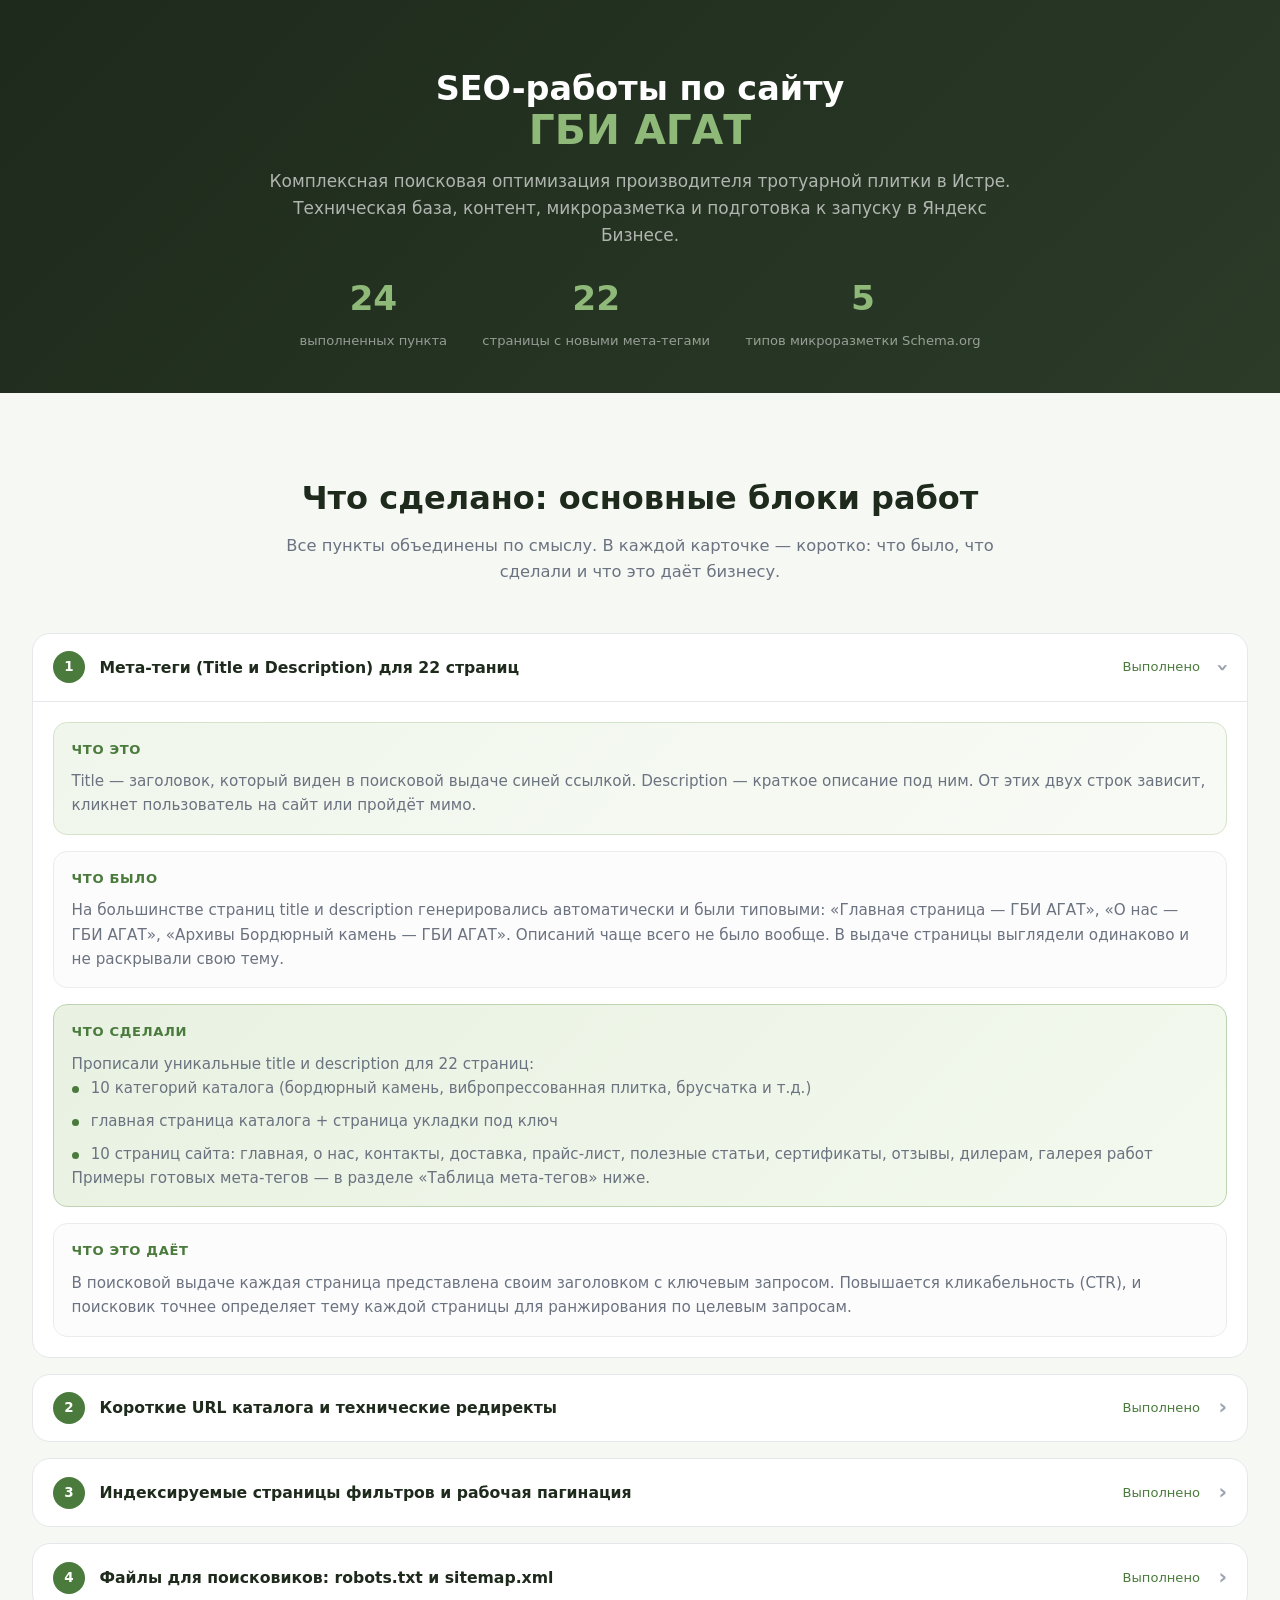
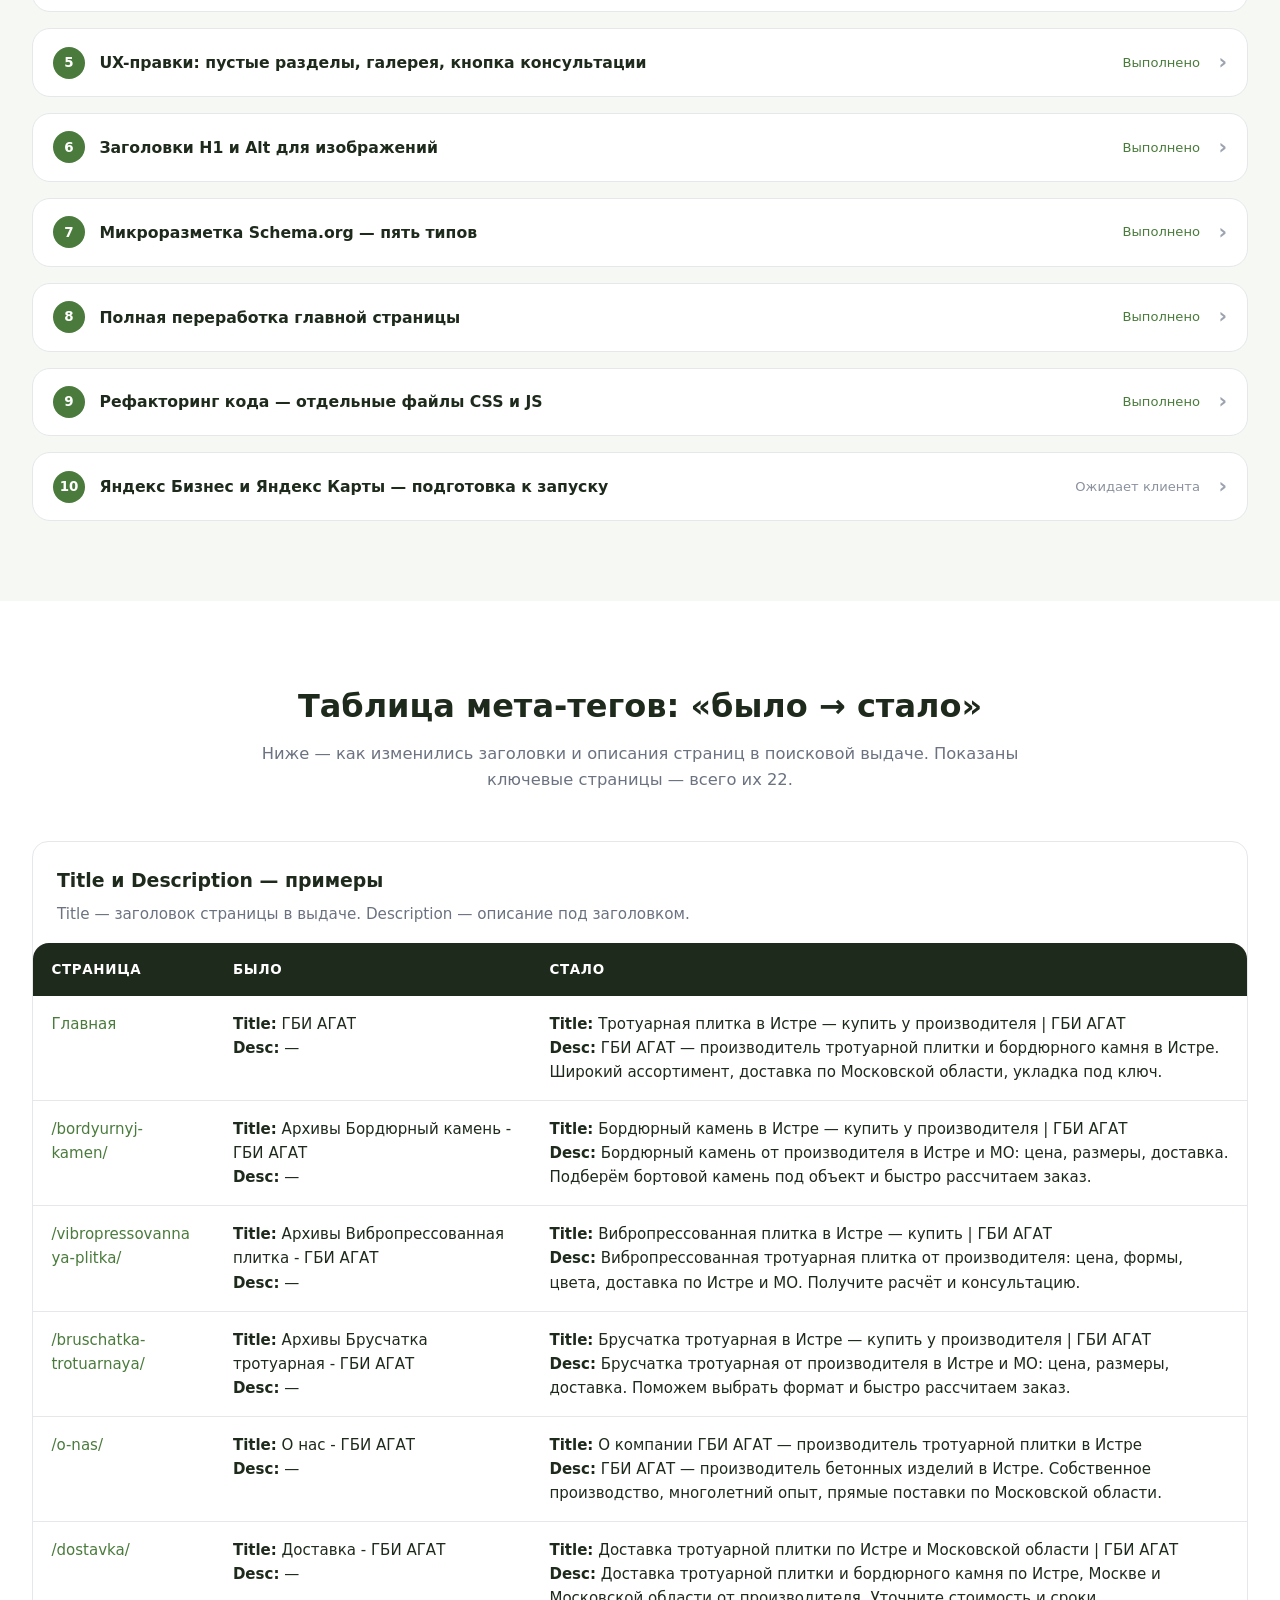
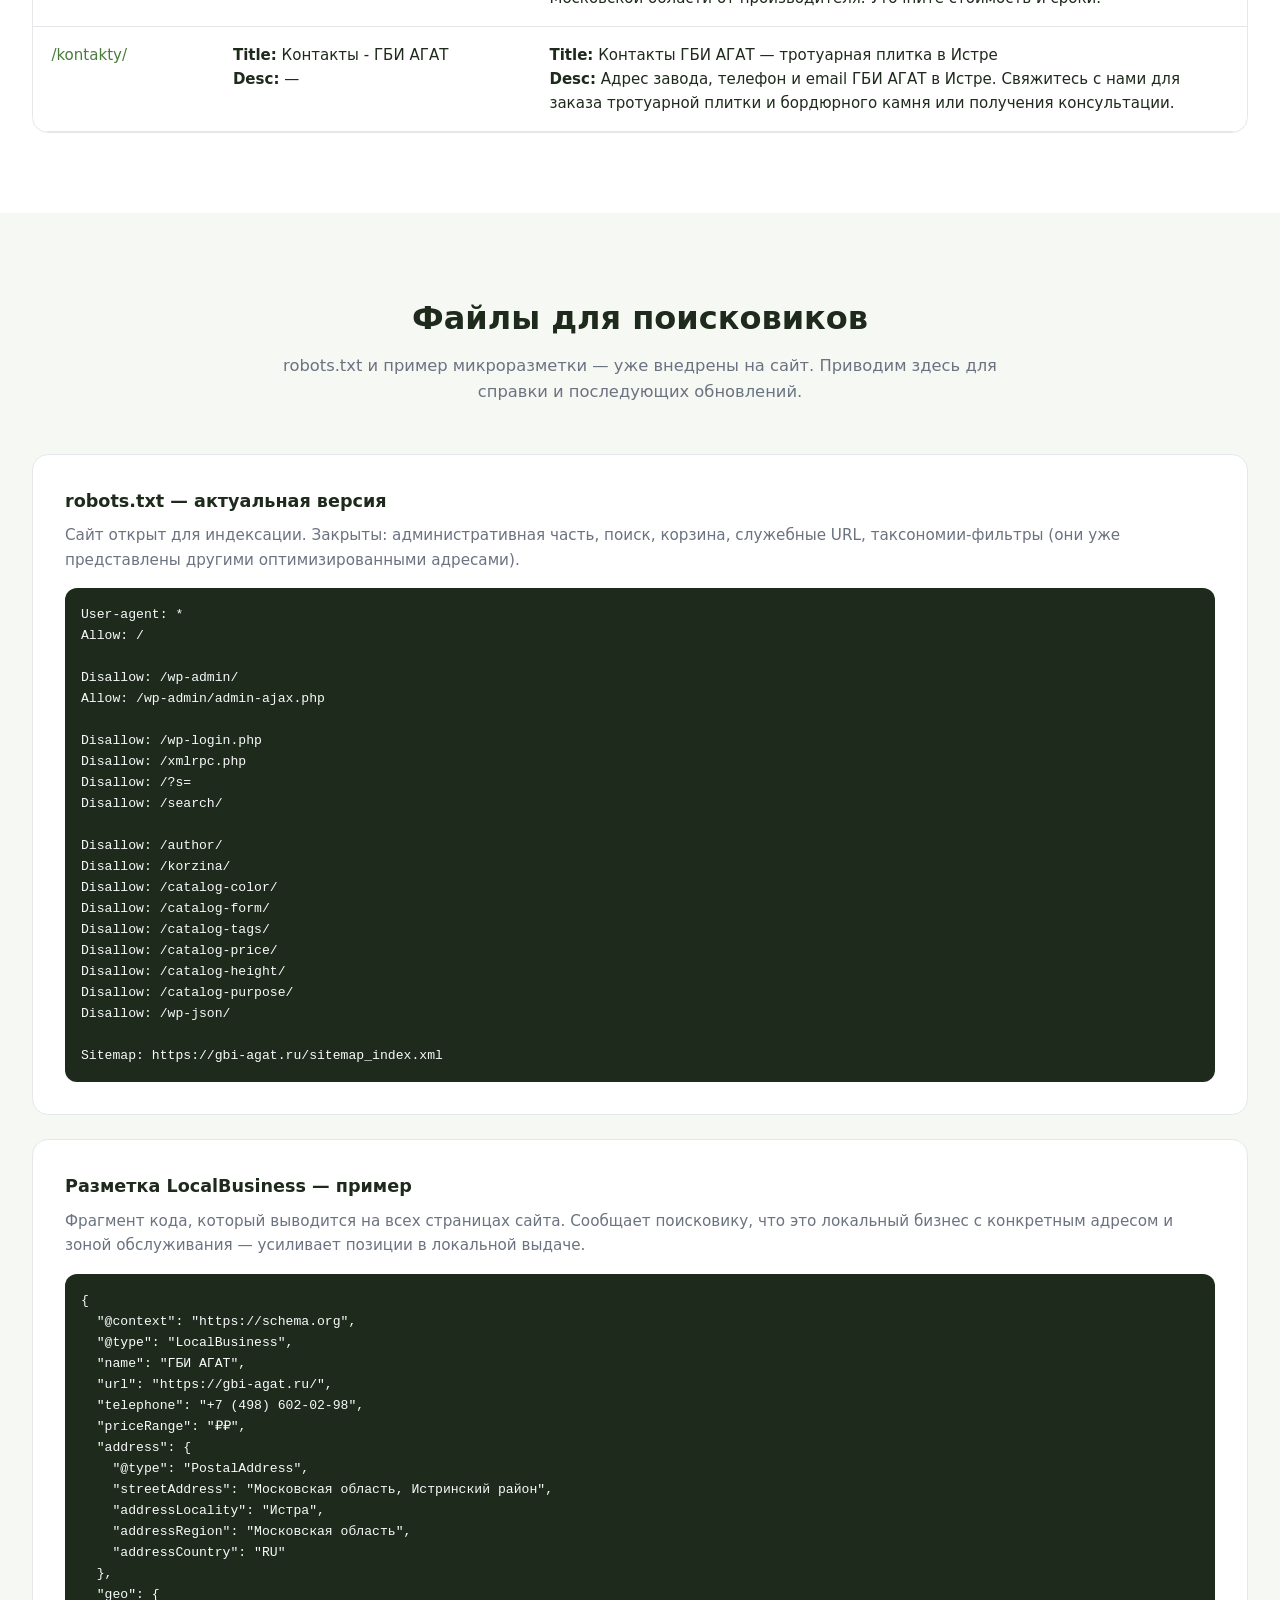
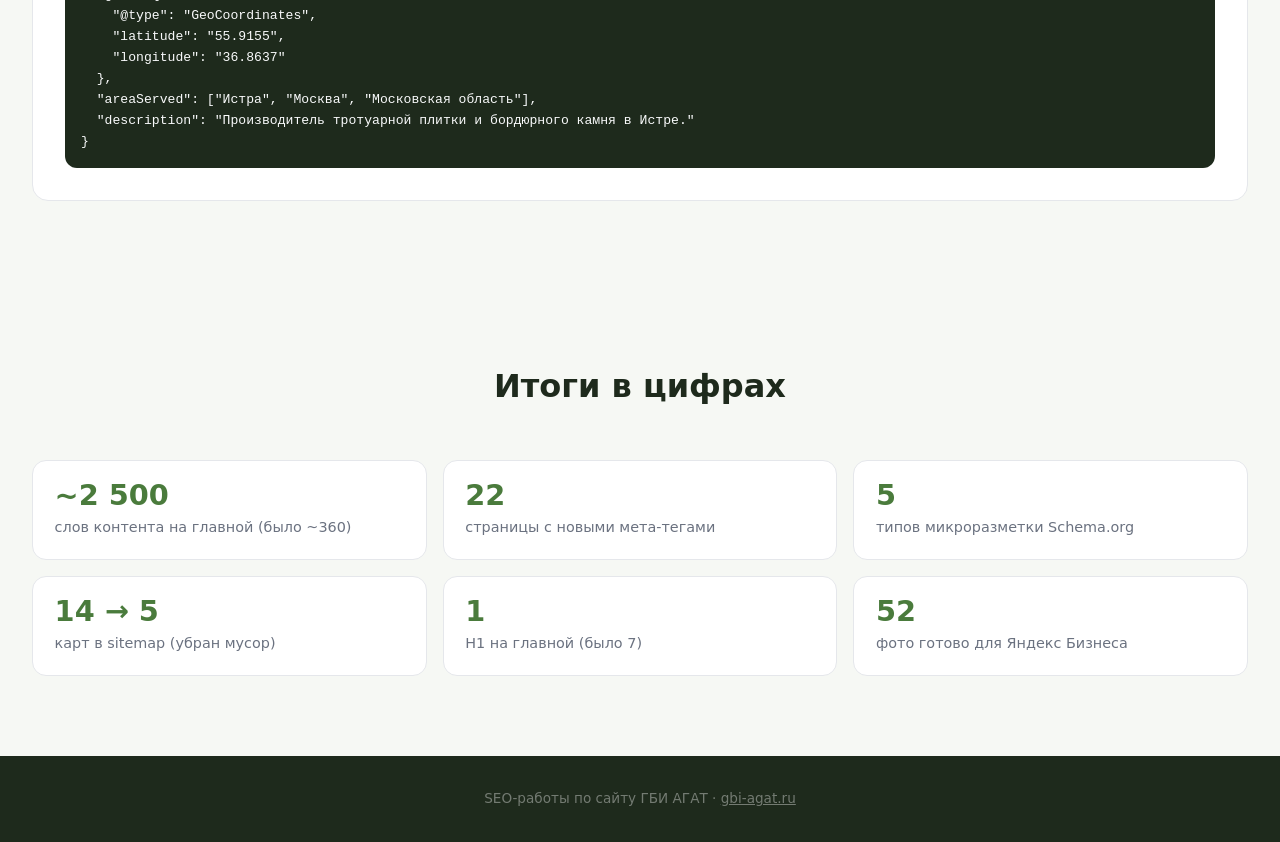
<file: report-april.html>
<!DOCTYPE html>
<html lang="ru">
<head>
<meta charset="UTF-8">
<meta name="viewport" content="width=device-width, initial-scale=1.0">
<title>SEO-работы по сайту ГБИ АГАТ</title>
<style>
:root{--primary:#4A7B3C;--accent:#8FB978;--dark:#1E2A1C;--dark2:#2B3B28;--light:#F6F8F4;--gray:#6B7280}
*{margin:0;padding:0;box-sizing:border-box}html{scroll-behavior:smooth}body{font-family:'Segoe UI',system-ui,-apple-system,sans-serif;background:var(--light);color:var(--dark);line-height:1.6;overflow-x:clip}img{max-width:100%;display:block}
.hero{background:linear-gradient(135deg,var(--dark) 0%,var(--dark2) 100%);color:#fff;padding:4.4rem 2rem 2.6rem;text-align:center}.hero h1{font-size:2.55rem;font-weight:800;margin-bottom:.9rem;line-height:1.12;overflow-wrap:anywhere}.hero h1 .hero-line{display:block}.hero h1 .hero-line-main{font-size:.82em;color:#fff}.hero h1 .hero-line-brand{color:var(--accent)}.hero p{font-size:1.06rem;color:rgba(255,255,255,.64);max-width:760px;margin:0 auto 1.35rem;overflow-wrap:anywhere}.hero-stats{display:flex;justify-content:center;gap:2.2rem;flex-wrap:wrap;margin-bottom:0}.hero-stat-value{font-size:2.15rem;font-weight:800;color:var(--accent)}.hero-stat-label{font-size:.82rem;color:rgba(255,255,255,.52);margin-top:.25rem}
section{padding:5rem 2rem}.container{margin:0 auto;width:100%;max-width:1240px}.bg-white{background:#fff}.section-header{text-align:center;margin-bottom:3rem}.section-header h2{font-size:2rem;font-weight:800;margin-bottom:.55rem;overflow-wrap:anywhere}.section-header p{color:var(--gray);font-size:1.02rem;max-width:760px;margin:0 auto;overflow-wrap:anywhere}
.cards{display:grid;grid-template-columns:1fr;gap:1.5rem}.cards>*{min-width:0}.code-card,.thumb-card{background:#fff;border-radius:16px;padding:2rem;border:1px solid #E5E7EB;transition:transform .2s,box-shadow .2s;min-width:0}.code-card:hover,.thumb-card:hover{transform:translateY(-2px);box-shadow:0 8px 30px rgba(0,0,0,.08)}.code-card h3,.thumb-card h3{font-size:1.1rem;margin-bottom:.55rem}.code-card p,.thumb-card p{color:var(--gray);font-size:.95rem}
.table-wrap{overflow:auto;border-radius:16px;box-shadow:0 1px 3px rgba(0,0,0,.05)}.market-table{width:100%;border-collapse:collapse;background:#fff}.market-table th{text-align:left;padding:1rem 1.15rem;background:var(--dark);color:#fff;font-weight:600;font-size:.84rem;text-transform:uppercase;letter-spacing:.05em}.market-table td{padding:1rem 1.15rem;border-bottom:1px solid #E5E7EB;font-size:.94rem;vertical-align:top}.audit-link{display:inline;color:var(--primary);font-weight:400;text-decoration:none;overflow-wrap:anywhere;word-break:break-word}.audit-link:hover{text-decoration:underline}
.alt-summary-main{display:flex;align-items:center;gap:.9rem;min-width:0;flex:1}.alt-index{min-width:32px;height:32px;border-radius:50%;background:var(--primary);color:#fff;display:flex;align-items:center;justify-content:center;font-size:.84rem;font-weight:700}.alt-summary-text{font-size:.98rem}.flow-layout{margin-top:2rem;display:grid;gap:1rem}.flow-demo{background:#fff;border:1px solid #E5E7EB;border-radius:18px;overflow:hidden}.flow-demo summary{list-style:none;cursor:pointer;display:flex;align-items:center;justify-content:flex-start;gap:1rem;padding:1.05rem 1.25rem;font-weight:700}.flow-demo summary::-webkit-details-marker{display:none}.flow-demo summary::after{content:'›';font-size:1.3rem;color:#9CA3AF;transition:transform .2s ease;flex-shrink:0;margin-left:.15rem}.flow-demo[open] summary{border-bottom:1px solid #E5E7EB}.flow-demo[open] summary::after{transform:rotate(90deg)}.flow-demo-body{padding:1.25rem;display:grid;gap:1rem}.flow-section{background:#FCFCFC;border:1px solid #ECECEC;border-radius:14px;padding:1rem 1.1rem}.flow-section.accent{background:linear-gradient(135deg,#F0F6EC,#F8FBF5);border-color:#D4E3C9}.flow-section.done{background:linear-gradient(135deg,#E8F1E2,#F3F9EE);border-color:#BED4B0}.flow-section h4{font-size:.82rem;letter-spacing:.05em;text-transform:uppercase;color:var(--primary);margin-bottom:.6rem}.flow-section p{color:var(--gray);font-size:.95rem}.flow-section p:last-child{margin-bottom:0}.flow-section code{background:#F5F6F8;color:var(--dark);padding:.12rem .38rem;border-radius:6px;font-size:.9em}.flow-list{list-style:none;display:grid;gap:.55rem}.flow-list li{position:relative;padding-left:1.2rem;color:var(--gray);font-size:.94rem}.flow-list li::before{content:'';position:absolute;left:0;top:.62rem;width:7px;height:7px;border-radius:50%;background:var(--primary)}
.flow-summary-tag{display:inline-block;padding:0;background:transparent;border:none;color:#8B929E;font-size:.82rem;font-weight:500;white-space:normal;max-width:12rem;text-align:right;margin-left:auto;line-height:1.2}
.flow-summary-tag.done{color:var(--primary)}
.code-card pre{margin-top:1rem;background:var(--dark);color:#F9FAFB;border-radius:12px;padding:1rem;overflow:auto;max-width:100%;font-size:.82rem;line-height:1.6;font-family:Consolas,Monaco,monospace;-webkit-overflow-scrolling:touch}
footer{background:var(--dark);color:rgba(255,255,255,.38);text-align:center;padding:2rem;font-size:.85rem}
.table-card{background:#fff;border:1px solid #E5E7EB;border-radius:16px;overflow:hidden;margin-top:1.5rem}
.table-card-head{padding:1.4rem 1.5rem 1rem}
.table-card-head h3{font-size:1.18rem;margin-bottom:.45rem}.table-card-head p{color:var(--gray);font-size:.95rem}
.files-grid{display:grid;grid-template-columns:1fr;gap:1.5rem}.files-grid>*{min-width:0}.files-grid .code-card{height:100%;min-width:0}

.photo-grid{display:grid;grid-template-columns:repeat(4,1fr);gap:1rem;margin-top:1.5rem}
.photo-grid figure{margin:0;border-radius:12px;overflow:hidden;border:1px solid #E5E7EB;background:#fff;display:flex;flex-direction:column}
.photo-grid img{width:100%;height:220px;object-fit:contain;display:block;padding:12px;background:#fff}
.photo-grid figcaption{margin-top:auto;padding:.65rem .8rem;font-size:.82rem;color:var(--gray);text-align:center;background:#FAFBF8;border-top:1px solid #ECECEC}
.photo-note{background:linear-gradient(135deg,#F0F6EC,#F8FBF5);border:1px solid #D4E3C9;border-radius:14px;padding:1.25rem 1.4rem;margin-top:1.5rem;color:var(--gray);font-size:.95rem}
.photo-note strong{color:var(--dark)}

.summary-grid{display:grid;grid-template-columns:repeat(3,1fr);gap:1rem;margin-top:1.5rem}
.summary-card{background:#fff;border:1px solid #E5E7EB;border-radius:14px;padding:1.25rem 1.35rem}
.summary-card .num{font-size:1.8rem;font-weight:800;color:var(--primary);line-height:1}
.summary-card .lbl{color:var(--gray);font-size:.9rem;margin-top:.4rem}

@media (max-width:900px){.photo-grid{grid-template-columns:repeat(2,1fr)}.summary-grid{grid-template-columns:1fr}}
@media (max-width:768px){.hero{padding:3.8rem 1rem 2.3rem}.hero h1{font-size:clamp(1.7rem,8vw,2rem);line-height:1.12}.hero p{font-size:1rem}.hero-stats{display:grid;grid-template-columns:1fr 1fr;gap:1rem;max-width:420px;margin:0 auto}.hero-stat:last-child{grid-column:1/-1;justify-self:center}.hero-stat-value{font-size:1.6rem}.hero-stat-label{font-size:.75rem}section{padding:3rem 1rem}.section-header{margin-bottom:2.1rem}.section-header h2{font-size:1.5rem}.section-header p{font-size:.92rem}.cards{grid-template-columns:1fr}.flow-demo summary{padding:.95rem 1rem;gap:.75rem;align-items:flex-start}.alt-summary-text{font-size:.92rem;line-height:1.35}.flow-summary-tag{font-size:.76rem;max-width:9rem}.flow-demo-body{padding:1rem}.flow-section{padding:.9rem 1rem}.market-table th,.market-table td{padding:.72rem .8rem;font-size:.82rem}.code-card{padding:1.2rem}.code-card pre{padding:.9rem;font-size:.78rem}#meta .market-table thead{display:none}#meta .market-table,#meta .market-table tbody,#meta .market-table tr,#meta .market-table td{display:block;width:100%}#meta .market-table tr{padding:1rem 1rem .35rem;border-bottom:1px solid #E5E7EB}#meta .market-table td{border:none;padding:.35rem 0 .8rem;font-size:.88rem}#meta .market-table td::before{content:attr(data-label);display:block;margin-bottom:.32rem;color:var(--gray);font-size:.7rem;font-weight:700;letter-spacing:.05em;text-transform:uppercase}}
</style>
</head>
<body>
<main>

<section class="hero">
  <div class="container">
    <h1>
      <span class="hero-line hero-line-main">SEO-работы по сайту</span>
      <span class="hero-line hero-line-brand">ГБИ АГАТ</span>
    </h1>
    <p>Комплексная поисковая оптимизация производителя тротуарной плитки в Истре. Техническая база, контент, микроразметка и подготовка к запуску в Яндекс Бизнесе.</p>
    <div class="hero-stats">
      <div class="hero-stat">
        <div class="hero-stat-value">24</div>
        <div class="hero-stat-label">выполненных пункта</div>
      </div>
      <div class="hero-stat">
        <div class="hero-stat-value">22</div>
        <div class="hero-stat-label">страницы с новыми мета-тегами</div>
      </div>
      <div class="hero-stat">
        <div class="hero-stat-value">5</div>
        <div class="hero-stat-label">типов микроразметки Schema.org</div>
      </div>
    </div>
  </div>
</section>

<section id="overview">
  <div class="container">
    <div class="section-header">
      <h2>Что сделано: основные блоки работ</h2>
      <p>Все пункты объединены по смыслу. В каждой карточке — коротко: что было, что сделали и что это даёт бизнесу.</p>
    </div>
    <div class="flow-layout">

      <details class="flow-demo" open>
        <summary>
          <span class="alt-summary-main">
            <span class="alt-index">1</span>
            <span class="alt-summary-text">Мета-теги (Title и Description) для 22 страниц</span>
          </span>
          <span class="flow-summary-tag done">Выполнено</span>
        </summary>
        <div class="flow-demo-body">
          <div class="flow-section accent">
            <h4>Что это</h4>
            <p>Title — заголовок, который виден в поисковой выдаче синей ссылкой. Description — краткое описание под ним. От этих двух строк зависит, кликнет пользователь на сайт или пройдёт мимо.</p>
          </div>
          <div class="flow-section">
            <h4>Что было</h4>
            <p>На большинстве страниц title и description генерировались автоматически и были типовыми: «Главная страница — ГБИ АГАТ», «О нас — ГБИ АГАТ», «Архивы Бордюрный камень — ГБИ АГАТ». Описаний чаще всего не было вообще. В выдаче страницы выглядели одинаково и не раскрывали свою тему.</p>
          </div>
          <div class="flow-section done">
            <h4>Что сделали</h4>
            <p>Прописали уникальные title и description для 22 страниц:</p>
            <ul class="flow-list">
              <li>10 категорий каталога (бордюрный камень, вибропрессованная плитка, брусчатка и т.д.)</li>
              <li>главная страница каталога + страница укладки под ключ</li>
              <li>10 страниц сайта: главная, о нас, контакты, доставка, прайс-лист, полезные статьи, сертификаты, отзывы, дилерам, галерея работ</li>
            </ul>
            <p>Примеры готовых мета-тегов — в разделе «Таблица мета-тегов» ниже.</p>
          </div>
          <div class="flow-section">
            <h4>Что это даёт</h4>
            <p>В поисковой выдаче каждая страница представлена своим заголовком с ключевым запросом. Повышается кликабельность (CTR), и поисковик точнее определяет тему каждой страницы для ранжирования по целевым запросам.</p>
          </div>
        </div>
      </details>

      <details class="flow-demo">
        <summary>
          <span class="alt-summary-main">
            <span class="alt-index">2</span>
            <span class="alt-summary-text">Короткие URL каталога и технические редиректы</span>
          </span>
          <span class="flow-summary-tag done">Выполнено</span>
        </summary>
        <div class="flow-demo-body">
          <div class="flow-section accent">
            <h4>Что это</h4>
            <p>URL (адрес страницы) — тоже SEO-сигнал. Чем короче адрес и чем ближе ключевое слово к домену, тем лучше. Редирект (301) — автоматическое перенаправление со старого адреса на новый; сохраняет весь накопленный поисковый вес.</p>
          </div>
          <div class="flow-section">
            <h4>Что было</h4>
            <ul class="flow-list">
              <li>Адреса категорий с лишним префиксом: <code>/catalog-category/vibropressovannaya-plitka/</code></li>
              <li>Сама страница <code>/catalog-category/</code> выдавала ошибку 404</li>
              <li>Главная была доступна по 4 разным адресам: с <code>www</code>, с <code>http</code>, с <code>/index.php</code>, с двойным слэшем. Поисковик считает их дублями, и вес главной «размазывается» между ними</li>
            </ul>
          </div>
          <div class="flow-section done">
            <h4>Что сделали</h4>
            <ul class="flow-list">
              <li>Убрали префикс <code>/catalog-category/</code> из адресов — категории стали короткими: <code>/vibropressovannaya-plitka/</code>, <code>/bordyurnyj-kamen/</code> и т.д.</li>
              <li>Со всех старых адресов настроены 301-редиректы на новые — накопленный поисковый вес не теряется</li>
              <li>Все варианты главной (www, http, index.php, //) теперь редиректят на единственный канонический адрес <code>https://gbi-agat.ru/</code></li>
            </ul>
          </div>
          <div class="flow-section">
            <h4>Что это даёт</h4>
            <p>Короткие адреса с ключами ближе к корню домена — позитивный сигнал для ранжирования. Устранены технические дубли главной. Старые закладки и ссылки продолжают работать через редиректы.</p>
          </div>
        </div>
      </details>

      <details class="flow-demo">
        <summary>
          <span class="alt-summary-main">
            <span class="alt-index">3</span>
            <span class="alt-summary-text">Индексируемые страницы фильтров и рабочая пагинация</span>
          </span>
          <span class="flow-summary-tag done">Выполнено</span>
        </summary>
        <div class="flow-demo-body">
          <div class="flow-section accent">
            <h4>Что это</h4>
            <p>На страницах категорий каталога есть фильтры по цвету и форме. Раньше они переключали товары без изменения адреса — поэтому страницы «красная плитка» или «квадратная брусчатка» не существовали для поисковика как отдельные URL.</p>
          </div>
          <div class="flow-section">
            <h4>Что было</h4>
            <ul class="flow-list">
              <li>Фильтры работали только через AJAX — адрес в браузере не менялся</li>
              <li>Отдельных страниц под запросы «тротуарная плитка красная», «брусчатка квадратная» не существовало</li>
              <li>Пагинация <code>/category/page/2/</code> возвращала ошибку 404 — робот не мог пройти по страницам каталога</li>
            </ul>
          </div>
          <div class="flow-section done">
            <h4>Что сделали</h4>
            <ul class="flow-list">
              <li>При выборе фильтра по цвету/форме адрес в браузере обновляется: <code>/vibropressovannaya-plitka/krasnyj/</code></li>
              <li>Эти адреса открываются как полноценные страницы — с правильным canonical, H1 (согласуется по роду: «Тротуарная плитка красная», «Бордюр серый»), собственными мета-тегами и хлебными крошками</li>
              <li>Пагинация работает и для категорий, и для фильтров: <code>/bordyurnyj-kamen/page/2/</code>, <code>/bordyurnyj-kamen/seriy/page/2/</code></li>
            </ul>
          </div>
          <div class="flow-section">
            <h4>Что это даёт</h4>
            <p>Появились новые точки входа из поиска по узким запросам. Пользователь может скопировать ссылку на «красную плитку» и отправить. Робот может полностью обойти и проиндексировать каталог постранично.</p>
          </div>
        </div>
      </details>

      <details class="flow-demo">
        <summary>
          <span class="alt-summary-main">
            <span class="alt-index">4</span>
            <span class="alt-summary-text">Файлы для поисковиков: robots.txt и sitemap.xml</span>
          </span>
          <span class="flow-summary-tag done">Выполнено</span>
        </summary>
        <div class="flow-demo-body">
          <div class="flow-section accent">
            <h4>Что это</h4>
            <p>robots.txt — подсказывает поисковым роботам, какие разделы не обходить (административная часть, служебные страницы). sitemap.xml — карта сайта со списком страниц, которые стоит проиндексировать.</p>
          </div>
          <div class="flow-section">
            <h4>Что было</h4>
            <ul class="flow-list">
              <li>robots.txt отсутствовал или автоматически закрывал сайт от индексации (это критическая ошибка — сайт просто не появляется в поиске)</li>
              <li>В sitemap было 14 карт, в которых много мусорных страниц: архивы таксономий-фильтров с некорректными URL, страница автора (<code>/author/root/</code>), тестовый пост «Привет, мир», страница корзины</li>
            </ul>
          </div>
          <div class="flow-section done">
            <h4>Что сделали</h4>
            <ul class="flow-list">
              <li>Создали правильный robots.txt: сайт открыт для индексации, закрыты технические разделы (админка, поиск, корзина, служебные адреса)</li>
              <li>Sitemap сократили с 14 карт до 5 — остались только страницы сайта, товары, категории, статьи и категории статей</li>
              <li>Удалили тестовый пост, выключили индексацию корзины, страницы автора и лишних архивов</li>
            </ul>
            <p>Итоговый robots.txt — в разделе «Файлы» ниже.</p>
          </div>
          <div class="flow-section">
            <h4>Что это даёт</h4>
            <p>Поисковый робот тратит внимание на полезные страницы, а не на технические. Экономится «бюджет обхода» — лимит страниц, который робот готов просмотреть за визит. Сайт гарантированно открыт для полной индексации.</p>
          </div>
        </div>
      </details>

      <details class="flow-demo">
        <summary>
          <span class="alt-summary-main">
            <span class="alt-index">5</span>
            <span class="alt-summary-text">UX-правки: пустые разделы, галерея, кнопка консультации</span>
          </span>
          <span class="flow-summary-tag done">Выполнено</span>
        </summary>
        <div class="flow-demo-body">
          <div class="flow-section">
            <h4>Что было</h4>
            <ul class="flow-list">
              <li>Пустые категории «Вибролитая плитка» и «Сопутствующие товары» (0 товаров) отображались и в блоке категорий на главной, и в выпадающем меню шапки. Пользователь кликал и попадал на пустую страницу</li>
              <li>Блок «Наши объекты» на главной вёл в пустую галерею работ</li>
              <li>Кнопка «Получить консультацию» в блоке «Поможем подобрать» была заглушкой — никуда не вела</li>
            </ul>
          </div>
          <div class="flow-section done">
            <h4>Что сделали</h4>
            <ul class="flow-list">
              <li>Пустые категории скрыты автоматически. Как только в категорию добавят хотя бы один товар — она появится снова без дополнительных действий</li>
              <li>Блок «Наши объекты» показывается только при наличии объектов в галерее</li>
              <li>Кнопка «Получить консультацию» теперь плавно прокручивает к форме заявки в футере</li>
            </ul>
          </div>
          <div class="flow-section">
            <h4>Что это даёт</h4>
            <p>Чистый сайт без тупиковых страниц. Лучшие поведенческие сигналы — пользователь не уходит с пустых страниц, а попадает прямо к форме заявки. Поисковик тоже учитывает отказы и время на странице.</p>
          </div>
        </div>
      </details>

      <details class="flow-demo">
        <summary>
          <span class="alt-summary-main">
            <span class="alt-index">6</span>
            <span class="alt-summary-text">Заголовки H1 и Alt для изображений</span>
          </span>
          <span class="flow-summary-tag done">Выполнено</span>
        </summary>
        <div class="flow-demo-body">
          <div class="flow-section accent">
            <h4>Что это</h4>
            <p>H1 — главный заголовок страницы, сильный сигнал поисковику о её теме. Alt — текстовое описание изображения, которое видит поисковик и пользователи с отключённой загрузкой картинок.</p>
          </div>
          <div class="flow-section">
            <h4>Что было</h4>
            <ul class="flow-list">
              <li>На главной странице — 7 тегов H1 вместо одного. Причина: слайдер Owl Carousel клонировал слайды для эффекта бесконечной прокрутки (3 оригинала × клоны = 7 тегов)</li>
              <li>На странице каждого товара — 2 одинаковых H1 (мобильная и десктопная версии вёрстки одновременно в коде)</li>
              <li>У всех фотографий товаров и карточек каталога атрибут <code>alt=""</code> был пустой — в поиске по картинкам такие фото не участвуют</li>
            </ul>
          </div>
          <div class="flow-section done">
            <h4>Что сделали</h4>
            <ul class="flow-list">
              <li>Слайдер переведён в режим без клонирования. Первому слайду ставится H1, остальным — визуально идентичный тег без H1. Единственный H1 на главной: «Тротуарная плитка в Истре от производителя»</li>
              <li>На странице товара лишний H1 заменён на обычный абзац — остался ровно один H1</li>
              <li>Alt-атрибуты подставляются автоматически из названия товара. Для галереи фото: «Название — фото 2», «Название — фото 3»</li>
            </ul>
          </div>
          <div class="flow-section">
            <h4>Что это даёт</h4>
            <p>Чёткий единственный сигнал поисковику о теме каждой страницы. Плюс новый канал трафика — поиск по картинкам в Яндекс Картинках и Google Images.</p>
          </div>
        </div>
      </details>

      <details class="flow-demo">
        <summary>
          <span class="alt-summary-main">
            <span class="alt-index">7</span>
            <span class="alt-summary-text">Микроразметка Schema.org — пять типов</span>
          </span>
          <span class="flow-summary-tag done">Выполнено</span>
        </summary>
        <div class="flow-demo-body">
          <div class="flow-section accent">
            <h4>Что это</h4>
            <p>Schema.org — специальный код на страницах, который объясняет поисковикам: «Здесь компания с таким адресом», «Здесь товар с такой ценой», «Здесь отзыв с рейтингом», «Здесь вопрос-ответ». С этим кодом в поисковой выдаче появляются расширенные сниппеты — звёзды, цены, раскрываемые блоки. Они заметнее обычных ссылок и забирают больше кликов.</p>
          </div>
          <div class="flow-section">
            <h4>Что было</h4>
            <p>Разметки на сайте практически не было — только базовая навигация. Ни отзывы, ни товары, ни компания не были «размечены» для поисковика.</p>
          </div>
          <div class="flow-section done">
            <h4>Что сделали — 5 типов разметки</h4>
            <ul class="flow-list">
              <li><strong>LocalBusiness</strong> — на всех страницах сайта. Адрес в Истре, телефон, координаты, зона обслуживания. Усиливает локальную выдачу («плитка Истра»)</li>
              <li><strong>Product</strong> — в каждой карточке товара. Название, артикул, цена, статус «в наличии»</li>
              <li><strong>BreadcrumbList</strong> — хлебные крошки для категорий и товаров. На страницах-фильтрах (например, <code>/bordyurnyj-kamen/seriy/</code>) цепочка расширена: Главная → Каталог → Бордюрный камень → серый</li>
              <li><strong>Review + AggregateRating</strong> — на главной. 8 отзывов с рейтингом 4.9/5 — возможны звёзды в поисковой выдаче</li>
              <li><strong>FAQPage</strong> — на главной. 6 вопросов-ответов — возможен раскрываемый блок FAQ прямо в выдаче</li>
            </ul>
            <p>Пример готовой разметки LocalBusiness — в разделе «Готовая микроразметка» ниже.</p>
          </div>
          <div class="flow-section">
            <h4>Что это даёт</h4>
            <p>В поисковой выдаче у сайта возможны: звёзды рейтинга, цены товаров прямо в сниппете, раскрываемые вопросы, выделение компании на Яндекс Картах. Это повышает кликабельность даже при той же позиции — пользователь скорее кликнет на сайт со звёздами, чем на соседний без них.</p>
          </div>
        </div>
      </details>

      <details class="flow-demo">
        <summary>
          <span class="alt-summary-main">
            <span class="alt-index">8</span>
            <span class="alt-summary-text">Полная переработка главной страницы</span>
          </span>
          <span class="flow-summary-tag done">Выполнено</span>
        </summary>
        <div class="flow-demo-body">
          <div class="flow-section accent">
            <h4>Зачем это нужно</h4>
            <p>Для сайта, продвигающегося по конкурентным коммерческим запросам («тротуарная плитка купить», «плитка Истра»), на главной должно быть минимум 1 000–2 000 слов осмысленного текста. Мало текста — и поисковик не понимает, по какой теме страница более релевантна, чем конкуренты.</p>
          </div>
          <div class="flow-section">
            <h4>Что было</h4>
            <ul class="flow-list">
              <li>Всего ~360 слов видимого текста на главной — критически мало</li>
              <li>Описания преимуществ были короткими и общими — без конкретики</li>
              <li>В отзывах лежали три одинаковых тестовых текста</li>
              <li>Блок «Хиты продаж» выводил 2 товара вместо 4 (несколько проблем в коде)</li>
              <li>Анкоры ссылок обезличенные: «Подробнее», «Все проекты», «Про сертификаты»</li>
              <li>Слово «купить» вообще не встречалось на странице</li>
            </ul>
          </div>
          <div class="flow-section done">
            <h4>Что сделали</h4>
            <p>Добавили 6 новых смысловых блоков:</p>
            <ul class="flow-list">
              <li>Интро после слайдера — позиционирование и география поставок</li>
              <li>Подзаголовок под «Категории» — подбор плитки под задачу (толщина по нагрузке)</li>
              <li>Большой раскрываемый блок «Производство» — о заводе, технологии вибропрессования, этапах развития, контроле качества, ассортименте (~450 слов)</li>
              <li>Блок «Доставка» с тремя зонами городов (Истра, Красногорск, Одинцово, Звенигород, Солнечногорск, Волоколамск, Руза, Тверь, Москва)</li>
              <li>Блок «О заводе» — факты: с 2018 года, 3 линии вибропрессования, 4 000+ клиентов</li>
              <li>Блок FAQ — 6 развёрнутых ответов на реальные вопросы покупателей</li>
            </ul>
            <p>Дополнительно:</p>
            <ul class="flow-list">
              <li>4 преимущества переписали с конкретикой: F200, водопоглощение ≤6%, срок службы 30 лет, отклонение геометрии ±1 мм</li>
              <li>3 одинаковых отзыва заменили на 8 разных — с именами, городами, деталями объектов</li>
              <li>Блок «Хиты продаж» починили и перенесли выше (ближе к H1) — теперь 4 товара в ряд</li>
              <li>Улучшили H2 и анкоры ссылок: «О нас говорят» → «Отзывы о тротуарной плитке АГАТ», «Подробнее о нас» → «О заводе АГАТ в Истре» и т.д.</li>
            </ul>
            <p>Все факты сверили со страницей «О нас» — без выдуманных данных.</p>
          </div>
          <div class="flow-section">
            <h4>Что это даёт</h4>
            <p>Объём видимого текста вырос с ~360 до ~2 500 слов. Страница получила полное семантическое покрытие по целевой тематике: производство, характеристики, доставка, гарантии, сервис. Это улучшает позиции по широкому ядру запросов и даёт больше точек входа из поиска. Коммерческий интент («купить») усиливается расположением товарной сетки в верхней части страницы.</p>
          </div>
        </div>
      </details>

      <details class="flow-demo">
        <summary>
          <span class="alt-summary-main">
            <span class="alt-index">9</span>
            <span class="alt-summary-text">Рефакторинг кода — отдельные файлы CSS и JS</span>
          </span>
          <span class="flow-summary-tag done">Выполнено</span>
        </summary>
        <div class="flow-demo-body">
          <div class="flow-section accent">
            <h4>Что это</h4>
            <p>Рефакторинг — это техническая чистка кода без изменения внешнего вида сайта. Цель — сделать код легче в поддержке и быстрее в загрузке.</p>
          </div>
          <div class="flow-section">
            <h4>Что было и что сделали</h4>
            <p>Стили новых SEO-блоков (~80 строк CSS) и скрипт раскрытия текста «Производство» изначально были встроены прямо в шаблон главной. Это работало, но мешало читать код и не кэшировалось браузером.</p>
            <p>Вынесли в отдельные файлы <code>home-seo.css</code> и <code>home-seo.js</code>, подключили через стандартный механизм WordPress только на главной (на остальных страницах они не загружаются и не замедляют их).</p>
          </div>
          <div class="flow-section">
            <h4>Что это даёт</h4>
            <p>Чистый шаблон главной, который легко поддерживать. Браузер кэширует CSS и JS — повторные заходы пользователя быстрее. На других страницах сайта эти файлы не загружаются — нет лишнего трафика.</p>
          </div>
        </div>
      </details>

      <details class="flow-demo">
        <summary>
          <span class="alt-summary-main">
            <span class="alt-index">10</span>
            <span class="alt-summary-text">Яндекс Бизнес и Яндекс Карты — подготовка к запуску</span>
          </span>
          <span class="flow-summary-tag">Ожидает клиента</span>
        </summary>
        <div class="flow-demo-body">
          <div class="flow-section accent">
            <h4>Что это</h4>
            <p>Яндекс Бизнес — карточка компании на Яндекс Картах и в локальной выдаче. Для локального производителя это один из ключевых каналов: по запросу «плитка Истра» карточка компании с адресом и телефоном появляется в результатах поиска выше обычных сайтов.</p>
          </div>
          <div class="flow-section done">
            <h4>Что уже сделано</h4>
            <ul class="flow-list">
              <li>Подготовлено <strong>52 качественных фотографии</strong> продукции в папке на рабочем столе (~55 МБ)</li>
              <li>Фото разложены по категориям: реальные фото уложенной плитки, брусчатка, плитка, бордюры, ColorMix «Бавария», «Новый город»</li>
              <li>Собраны все данные для карточки: адрес, телефоны, график, категории деятельности, описание</li>
            </ul>
            <p>Примеры подготовленных фото — в разделе «Фото для Яндекс Бизнеса» ниже.</p>
          </div>
          <div class="flow-section">
            <h4>Что остаётся сделать клиенту</h4>
            <ul class="flow-list">
              <li>Зарегистрировать компанию в Яндекс Бизнесе (<a class="audit-link" href="https://business.yandex.ru/" target="_blank" rel="noreferrer">business.yandex.ru</a>) от имени владельца</li>
              <li>Пройти подтверждение прав (звонок или письмо от Яндекса)</li>
              <li>Заполнить карточку по нашим данным и загрузить подготовленные фото</li>
              <li>Связать карточку с сайтом через Яндекс Вебмастер</li>
            </ul>
          </div>
          <div class="flow-section">
            <h4>Что это даст</h4>
            <p>Появление в локальной выдаче Яндекса по запросам «плитка Истра», «брусчатка рядом» и т.д. Видимость на Яндекс Картах. Внешняя ссылка на сайт с авторитетного домена (усиливает позиции в обычной выдаче). Канал для сбора отзывов, звонков и заявок прямо из карточки.</p>
          </div>
        </div>
      </details>

    </div>
  </div>
</section>

<section id="meta" class="bg-white">
  <div class="container">
    <div class="section-header">
      <h2>Таблица мета-тегов: «было → стало»</h2>
      <p>Ниже — как изменились заголовки и описания страниц в поисковой выдаче. Показаны ключевые страницы — всего их 22.</p>
    </div>

    <div class="table-card">
      <div class="table-card-head">
        <h3>Title и Description — примеры</h3>
        <p>Title — заголовок страницы в выдаче. Description — описание под заголовком.</p>
      </div>
      <div class="table-wrap">
        <table class="market-table">
          <thead>
            <tr>
              <th>Страница</th>
              <th>Было</th>
              <th>Стало</th>
            </tr>
          </thead>
          <tbody>
            <tr>
              <td data-label="Страница"><a class="audit-link" href="https://gbi-agat.ru/" target="_blank" rel="noreferrer">Главная</a></td>
              <td data-label="Было">
                <strong>Title:</strong> ГБИ АГАТ<br>
                <strong>Desc:</strong> —
              </td>
              <td data-label="Стало">
                <strong>Title:</strong> Тротуарная плитка в Истре — купить у производителя | ГБИ АГАТ<br>
                <strong>Desc:</strong> ГБИ АГАТ — производитель тротуарной плитки и бордюрного камня в Истре. Широкий ассортимент, доставка по Московской области, укладка под ключ.
              </td>
            </tr>
            <tr>
              <td data-label="Страница"><a class="audit-link" href="https://gbi-agat.ru/bordyurnyj-kamen/" target="_blank" rel="noreferrer">/bordyurnyj-kamen/</a></td>
              <td data-label="Было">
                <strong>Title:</strong> Архивы Бордюрный камень - ГБИ АГАТ<br>
                <strong>Desc:</strong> —
              </td>
              <td data-label="Стало">
                <strong>Title:</strong> Бордюрный камень в Истре — купить у производителя | ГБИ АГАТ<br>
                <strong>Desc:</strong> Бордюрный камень от производителя в Истре и МО: цена, размеры, доставка. Подберём бортовой камень под объект и быстро рассчитаем заказ.
              </td>
            </tr>
            <tr>
              <td data-label="Страница"><a class="audit-link" href="https://gbi-agat.ru/vibropressovannaya-plitka/" target="_blank" rel="noreferrer">/vibropressovannaya-plitka/</a></td>
              <td data-label="Было">
                <strong>Title:</strong> Архивы Вибропрессованная плитка - ГБИ АГАТ<br>
                <strong>Desc:</strong> —
              </td>
              <td data-label="Стало">
                <strong>Title:</strong> Вибропрессованная плитка в Истре — купить | ГБИ АГАТ<br>
                <strong>Desc:</strong> Вибропрессованная тротуарная плитка от производителя: цена, формы, цвета, доставка по Истре и МО. Получите расчёт и консультацию.
              </td>
            </tr>
            <tr>
              <td data-label="Страница"><a class="audit-link" href="https://gbi-agat.ru/bruschatka-trotuarnaya/" target="_blank" rel="noreferrer">/bruschatka-trotuarnaya/</a></td>
              <td data-label="Было">
                <strong>Title:</strong> Архивы Брусчатка тротуарная - ГБИ АГАТ<br>
                <strong>Desc:</strong> —
              </td>
              <td data-label="Стало">
                <strong>Title:</strong> Брусчатка тротуарная в Истре — купить у производителя | ГБИ АГАТ<br>
                <strong>Desc:</strong> Брусчатка тротуарная от производителя в Истре и МО: цена, размеры, доставка. Поможем выбрать формат и быстро рассчитаем заказ.
              </td>
            </tr>
            <tr>
              <td data-label="Страница"><a class="audit-link" href="https://gbi-agat.ru/o-nas/" target="_blank" rel="noreferrer">/o-nas/</a></td>
              <td data-label="Было">
                <strong>Title:</strong> О нас - ГБИ АГАТ<br>
                <strong>Desc:</strong> —
              </td>
              <td data-label="Стало">
                <strong>Title:</strong> О компании ГБИ АГАТ — производитель тротуарной плитки в Истре<br>
                <strong>Desc:</strong> ГБИ АГАТ — производитель бетонных изделий в Истре. Собственное производство, многолетний опыт, прямые поставки по Московской области.
              </td>
            </tr>
            <tr>
              <td data-label="Страница"><a class="audit-link" href="https://gbi-agat.ru/dostavka/" target="_blank" rel="noreferrer">/dostavka/</a></td>
              <td data-label="Было">
                <strong>Title:</strong> Доставка - ГБИ АГАТ<br>
                <strong>Desc:</strong> —
              </td>
              <td data-label="Стало">
                <strong>Title:</strong> Доставка тротуарной плитки по Истре и Московской области | ГБИ АГАТ<br>
                <strong>Desc:</strong> Доставка тротуарной плитки и бордюрного камня по Истре, Москве и Московской области от производителя. Уточните стоимость и сроки.
              </td>
            </tr>
            <tr>
              <td data-label="Страница"><a class="audit-link" href="https://gbi-agat.ru/kontakty/" target="_blank" rel="noreferrer">/kontakty/</a></td>
              <td data-label="Было">
                <strong>Title:</strong> Контакты - ГБИ АГАТ<br>
                <strong>Desc:</strong> —
              </td>
              <td data-label="Стало">
                <strong>Title:</strong> Контакты ГБИ АГАТ — тротуарная плитка в Истре<br>
                <strong>Desc:</strong> Адрес завода, телефон и email ГБИ АГАТ в Истре. Свяжитесь с нами для заказа тротуарной плитки и бордюрного камня или получения консультации.
              </td>
            </tr>
          </tbody>
        </table>
      </div>
    </div>
  </div>
</section>

<section id="files">
  <div class="container">
    <div class="section-header">
      <h2>Файлы для поисковиков</h2>
      <p>robots.txt и пример микроразметки — уже внедрены на сайт. Приводим здесь для справки и последующих обновлений.</p>
    </div>
    <div class="files-grid">

      <div class="code-card">
        <h3>robots.txt — актуальная версия</h3>
        <p>Сайт открыт для индексации. Закрыты: административная часть, поиск, корзина, служебные URL, таксономии-фильтры (они уже представлены другими оптимизированными адресами).</p>
        <pre><code>User-agent: *
Allow: /

Disallow: /wp-admin/
Allow: /wp-admin/admin-ajax.php

Disallow: /wp-login.php
Disallow: /xmlrpc.php
Disallow: /?s=
Disallow: /search/

Disallow: /author/
Disallow: /korzina/
Disallow: /catalog-color/
Disallow: /catalog-form/
Disallow: /catalog-tags/
Disallow: /catalog-price/
Disallow: /catalog-height/
Disallow: /catalog-purpose/
Disallow: /wp-json/

Sitemap: https://gbi-agat.ru/sitemap_index.xml</code></pre>
      </div>

      <div class="code-card">
        <h3>Разметка LocalBusiness — пример</h3>
        <p>Фрагмент кода, который выводится на всех страницах сайта. Сообщает поисковику, что это локальный бизнес с конкретным адресом и зоной обслуживания — усиливает позиции в локальной выдаче.</p>
        <pre><code>{
  "@context": "https://schema.org",
  "@type": "LocalBusiness",
  "name": "ГБИ АГАТ",
  "url": "https://gbi-agat.ru/",
  "telephone": "+7 (498) 602-02-98",
  "priceRange": "₽₽",
  "address": {
    "@type": "PostalAddress",
    "streetAddress": "Московская область, Истринский район",
    "addressLocality": "Истра",
    "addressRegion": "Московская область",
    "addressCountry": "RU"
  },
  "geo": {
    "@type": "GeoCoordinates",
    "latitude": "55.9155",
    "longitude": "36.8637"
  },
  "areaServed": ["Истра", "Москва", "Московская область"],
  "description": "Производитель тротуарной плитки и бордюрного камня в Истре."
}</code></pre>
      </div>

    </div>
  </div>
</section>

<!--<section id="photos" class="bg-white">
  <div class="container">
    <div class="section-header">
      <h2>Фото для Яндекс Бизнеса</h2>
      <p>Для регистрации в Яндекс Бизнесе отобрали 52 качественных фотографии продукции. Ниже — часть набора. Полный архив передан в отдельной папке на рабочем столе.</p>
    </div>

    <div class="photo-grid">
      <figure>
        <img src="gbi-agat-фото-для-yandex-бизнеса/1-реальные-фото/trotuarnaya-plitka-parket.jpg" alt="Тротуарная плитка Паркет">
        <figcaption>Плитка «Паркет»</figcaption>
      </figure>
      <figure>
        <img src="gbi-agat-фото-для-yandex-бизнеса/1-реальные-фото/trotuarnaya-plitka-bavariya-komplektnaya.jpg" alt="Плитка Бавария комплектная">
        <figcaption>Плитка «Бавария»</figcaption>
      </figure>
      <figure>
        <img src="gbi-agat-фото-для-yandex-бизнеса/1-реальные-фото/trotuarnaya-plitka-novyj-gorod-komplektenaya.jpg" alt="Плитка Новый город">
        <figcaption>Плитка «Новый город»</figcaption>
      </figure>
      <figure>
        <img src="gbi-agat-фото-для-yandex-бизнеса/1-реальные-фото/trotuarnaya-plitka-kvadrat.jpg" alt="Квадратная тротуарная плитка">
        <figcaption>Квадратная плитка</figcaption>
      </figure>
      <figure>
        <img src="gbi-agat-фото-для-yandex-бизнеса/1-реальные-фото/bruschatka-1.jpg" alt="Брусчатка">
        <figcaption>Брусчатка</figcaption>
      </figure>
      <figure>
        <img src="gbi-agat-фото-для-yandex-бизнеса/1-реальные-фото/bordyurnyj-kamen-dorozhnyj.jpg" alt="Бордюрный камень дорожный">
        <figcaption>Бордюр дорожный</figcaption>
      </figure>
      <figure>
        <img src="gbi-agat-фото-для-yandex-бизнеса/1-реальные-фото/bordyurnyj-kamen-sadovyj.jpg" alt="Бордюрный камень садовый">
        <figcaption>Бордюр садовый</figcaption>
      </figure>
      <figure>
        <img src="gbi-agat-фото-для-yandex-бизнеса/1-реальные-фото/trotuarnaya-plitka-gazonnaya-reshetka.jpg" alt="Газонная решётка">
        <figcaption>Газонная решётка</figcaption>
      </figure>
    </div>

    <div class="photo-note">
      <p><strong>Как распределены фото в папке:</strong></p>
      <p>• 23 реальных фото уложенной плитки и бордюров (самые подходящие для обложки и первых фото в карточке)<br>
      • 8 фото брусчатки разных толщин (60, 80, 100 мм)<br>
      • 8 фото тротуарной плитки разных форматов<br>
      • 4 фото бордюрных камней всех размеров<br>
      • 5 фото линейки «Новый город» в четырёх цветах<br>
      • 4 фото линейки «Бавария» (ColorMix)</p>
    </div>
  </div>
</section>-->

<section id="results">
  <div class="container">
    <div class="section-header">
      <h2>Итоги в цифрах</h2>
    </div>
    <div class="summary-grid">
      <div class="summary-card">
        <div class="num">~2 500</div>
        <div class="lbl">слов контента на главной (было ~360)</div>
      </div>
      <div class="summary-card">
        <div class="num">22</div>
        <div class="lbl">страницы с новыми мета-тегами</div>
      </div>
      <div class="summary-card">
        <div class="num">5</div>
        <div class="lbl">типов микроразметки Schema.org</div>
      </div>
      <div class="summary-card">
        <div class="num">14 → 5</div>
        <div class="lbl">карт в sitemap (убран мусор)</div>
      </div>
      <div class="summary-card">
        <div class="num">1</div>
        <div class="lbl">H1 на главной (было 7)</div>
      </div>
      <div class="summary-card">
        <div class="num">52</div>
        <div class="lbl">фото готово для Яндекс Бизнеса</div>
      </div>
    </div>
  </div>
</section>

</main>
<footer>SEO-работы по сайту ГБИ АГАТ · <a href="https://gbi-agat.ru/" style="color:inherit">gbi-agat.ru</a></footer>
</body>
</html>
</file>
<file: styles.css>
@font-face{font-family:Montserrat;src:url('assets/fonts/Montserrat-Regular.woff2') format('woff2');font-weight:400;font-style:normal;font-display:swap}
@font-face{font-family:Montserrat;src:url('assets/fonts/Montserrat-Medium.woff2') format('woff2');font-weight:500;font-style:normal;font-display:swap}
@font-face{font-family:Montserrat;src:url('assets/fonts/Montserrat-SemiBold.woff2') format('woff2');font-weight:600;font-style:normal;font-display:swap}
@font-face{font-family:Montserrat;src:url('assets/fonts/Montserrat-Bold.woff2') format('woff2');font-weight:700;font-style:normal;font-display:swap}

:root{--page:#f5f7fb;--surface:#fff;--ink:#172039;--muted:#4e607b;--accent:#5953cf;--accent-soft:#efedff;--positive:#087e78;--positive-soft:#e7f5f1;--negative:#a33b45;--negative-soft:#fff0f0;--line:#e4e9f1;--before:#b4ade9;--after:#28a7a0;--radius:16px;--shadow:0 6px 28px rgb(34 46 84 / 3%);--ease:cubic-bezier(.16,1,.3,1);--body-size:18px;--small-size:16px;--meta-size:15px;--intro-size:20px;--task-size:20px;font-family:Montserrat,Arial,sans-serif;font-size:var(--body-size);color:var(--ink);background:var(--page);font-synthesis:none;font-variant-numeric:tabular-nums}
*{box-sizing:border-box}html{scrollbar-gutter:stable;scroll-behavior:smooth}body{margin:0;line-height:1.7}body.dialog-open{overflow:hidden}button,input,select{font:inherit;color:inherit}button,a,input,select{-webkit-tap-highlight-color:transparent}button{cursor:pointer}button:disabled{cursor:default;opacity:.5}[hidden]{display:none!important}button:focus-visible,a:focus-visible,input:focus-visible,select:focus-visible,summary:focus-visible,[tabindex]:focus-visible{outline:3px solid #7770ed;outline-offset:4px}a{color:var(--accent);text-decoration-thickness:1px;text-underline-offset:5px}a:hover{text-decoration:underline}input,select{caret-color:var(--accent)}::selection{background:#ddd9ff;color:var(--ink)}::-webkit-scrollbar{width:10px;height:10px}::-webkit-scrollbar-thumb{background:#bcc3d4;border-radius:8px;border:2px solid var(--page)}::-webkit-scrollbar-track{background:var(--page)}svg{display:block;flex-shrink:0;fill:none;stroke:currentColor;stroke-width:1.7;stroke-linecap:round;stroke-linejoin:round}h1,h2,h3,p{margin:0}h1,h2,h3{text-wrap:balance}h1,h2{letter-spacing:-.03em}h3{letter-spacing:-.02em}.sr-only{position:absolute;width:1px;height:1px;padding:0;margin:-1px;overflow:hidden;clip:rect(0,0,0,0);white-space:nowrap;border:0}.skip-link{position:fixed;z-index:100;left:20px;top:-100px;padding:14px 20px;background:white;border-radius:8px}.skip-link:focus{top:12px}

/* Shared page hierarchy. */
.report-shell{max-width:1440px;margin:0 auto;padding:44px 40px 0}.report-header{display:grid;grid-template-columns:minmax(0,1fr) auto;align-items:center;gap:40px;padding:32px 36px;background:var(--surface);border-radius:var(--radius);box-shadow:var(--shadow)}.report-heading{min-width:0}.report-heading h1{max-width:900px;font-size:38px;line-height:1.35;font-weight:600;letter-spacing:-.035em;text-wrap:pretty}.report-heading h1 span{color:var(--accent);font-weight:700}.month-picker label{display:block;font-size:var(--meta-size);color:var(--muted);margin-bottom:8px}.select-wrap{position:relative}.select-wrap>svg{position:absolute;pointer-events:none;right:15px;top:18px;width:20px;height:20px;color:var(--accent);transform:rotate(90deg)}.month-picker .select-wrap>svg{transform:none}select{appearance:none;min-height:56px;border:1px solid #d8ddeb;border-radius:9px;background:var(--surface);padding:13px 45px 13px 18px;font-size:var(--small-size);cursor:pointer;max-width:100%}.month-picker select{min-width:245px;font-weight:600}
.report-nav{margin-top:36px;border-bottom:1px solid #dee4ef}.tabs{display:flex;gap:12px}.tabs button{position:relative;min-height:60px;padding:15px 26px;border:0;border-radius:12px 12px 0 0;background:transparent;color:var(--muted);font-size:18px;font-weight:600;line-height:1.5;transition:background .18s,color .18s}.tabs button:hover{background:#ececfa;color:var(--ink)}.tabs button[aria-selected=true]{background:var(--accent-soft);color:var(--accent)}.tabs button[aria-selected=true]::after{content:'';height:3px;border-radius:3px 3px 0 0;background:var(--accent);position:absolute;bottom:-1px;left:0;right:0}.tab-count{margin-left:8px;font-size:14px;color:var(--muted)}.surface{background:var(--surface);border-radius:var(--radius);box-shadow:var(--shadow)}
.page-intro{padding:44px 0 40px}.page-intro h2{font-size:36px;line-height:1.3;font-weight:700}.period-subtitle{font-size:18px;color:var(--accent);margin-top:12px;font-weight:500}

/* The route gives each month and task enough room to read. */
.timeline{list-style:none;margin:0;padding:0}.stage{position:relative;display:grid;grid-template-columns:110px minmax(0,1fr);gap:20px;padding-bottom:36px;scroll-margin-top:24px}.stage::before{content:'';position:absolute;left:109px;top:47px;bottom:-47px;width:2px;background:#dce2ed}.stage:last-child::before{display:none}.stage-date{padding-top:34px;padding-right:16px;position:relative;text-align:left}.stage-date h3{font-size:20px;font-weight:600;line-height:1.4}.stage-date .year{display:block;font-size:var(--meta-size);color:var(--muted);margin-top:6px}.stage-node{position:absolute;right:-8px;top:41px;width:16px;height:16px;border:3px solid var(--page);background:#a8b2c7;border-radius:50%;z-index:1}.stage.selected .stage-node{width:20px;height:20px;right:-10px;top:39px;background:var(--accent);box-shadow:0 0 0 1px var(--accent)}.stage.selected .stage-date h3{color:var(--accent)}.stage.complete .stage-node{background:var(--positive)}.stage-card{padding:34px 36px 12px}.stage.selected .stage-card{outline:1px solid #c7c2ee;outline-offset:-1px}.stage-heading{display:flex;gap:24px;align-items:flex-start;justify-content:space-between}.stage-heading h3{font-size:26px;font-weight:600;line-height:1.4}.stage-description{font-size:var(--body-size);line-height:1.8;color:var(--muted);max-width:900px;margin-top:14px}
.status{display:inline-flex;align-items:center;font-size:var(--meta-size);font-weight:500;white-space:nowrap;color:var(--muted);padding:5px 10px;background:#f1f4f9;border-radius:5px;line-height:1.5}.status.in_progress{color:var(--accent);background:var(--accent-soft)}.status.done{color:var(--positive);background:var(--positive-soft)}.status.moved{color:#835911;background:#fff4df}
.stage-tasks{margin:28px 0 0;list-style:none;padding:0;display:grid;grid-template-columns:1fr 1fr;column-gap:36px}.stage-tasks>li{min-width:0;border-top:1px solid var(--line)}.task-button{width:100%;display:flex;gap:22px;text-align:left;padding:26px 0 28px;border:0;background:transparent;border-radius:3px;align-items:flex-start}.task-button:hover .task-title,.task-button:hover .task-affordance{color:var(--accent);text-decoration:underline;text-underline-offset:5px}.task-text{display:block;min-width:0;flex:1}.task-title{font-size:var(--task-size);line-height:1.55;font-weight:600;display:block}.task-summary{display:block;color:var(--muted);font-size:var(--body-size);line-height:1.8;margin-top:10px}.task-target{display:block;font-size:var(--small-size);font-weight:600;color:var(--accent);margin-top:12px}.task-affordance{display:block;flex-shrink:0;white-space:nowrap;font-size:var(--small-size);font-weight:500;color:var(--accent);line-height:1.6;padding-top:3px}.task-text .status{margin-top:12px}.incoming-note{font-size:var(--small-size);color:#835911;padding:20px 0;border-top:1px solid var(--line)}.incoming-note button{border:0;padding:0;background:none;font-size:inherit;color:inherit;text-decoration:underline;text-underline-offset:4px}
.plan-footnote{font-size:var(--small-size);line-height:1.8;color:var(--muted);max-width:1040px;margin:4px 0 48px 130px}.recurring{margin-left:130px;padding:36px}.recurring h2{font-size:28px;line-height:1.4}.recurring-list{list-style:none;display:grid;grid-template-columns:1fr 1fr;gap:32px 40px;padding:28px 0 0;margin:0}.recurring-list h3{font-size:20px;font-weight:600}.recurring-list p{font-size:var(--body-size);color:var(--muted);line-height:1.8;margin-top:10px}.report-footer{display:flex;align-items:center;justify-content:space-between;font-size:var(--meta-size);color:var(--muted);padding:40px 0 32px;gap:24px}.report-footer a{display:flex;gap:7px;align-items:center;color:var(--muted);text-decoration:none}.report-footer a:hover{color:var(--accent)}.report-footer svg{width:20px;height:20px}

/* Empty, prepared and populated report screens use the same type scale. */
.empty-state{margin-top:40px;padding:48px;display:flex;gap:30px;align-items:flex-start}.empty-symbol{width:68px;height:68px;border-radius:16px;background:var(--accent-soft);color:var(--accent);display:grid;place-items:center;flex-shrink:0}.empty-symbol svg{width:34px;height:34px}.empty-state h2{font-size:32px;max-width:850px;line-height:1.4}.empty-state p{max-width:850px;font-size:var(--body-size);line-height:1.85;color:var(--muted);margin:20px 0 30px}.button-primary,.button-secondary{display:inline-flex;align-items:center;justify-content:center;gap:12px;min-height:54px;border-radius:9px;padding:14px 22px;font-size:var(--small-size);font-weight:600;line-height:1.5;text-decoration:none;transition:background .18s;max-width:100%}.button-primary{color:white;background:var(--accent);border:0}.button-primary:hover{background:#4943b7;text-decoration:none}.button-secondary{color:var(--accent);border:1px solid #d8d3ed;background:white}.button-secondary:hover{background:var(--accent-soft);text-decoration:none}.button-primary svg,.button-secondary svg{width:22px;height:22px}
.month-intro{max-width:1120px;font-size:var(--intro-size);line-height:1.85;padding:40px 0}.month-intro p+p{margin-top:20px}.month-intro h2{font-size:32px;line-height:1.4;margin-bottom:24px}.traffic-card{padding:36px;display:grid;grid-template-columns:1fr 1.5fr;gap:40px;align-items:center;margin-bottom:30px}.traffic-card h3{font-size:24px;line-height:1.4}.source-label{font-size:var(--meta-size);color:var(--muted);margin-top:10px}.traffic-value{font-size:46px;font-weight:600;line-height:1.25;letter-spacing:-.035em;margin-top:22px}.traffic-value span{font-size:var(--small-size);color:var(--muted);font-weight:400;margin-left:10px;letter-spacing:0}.traffic-change{font-size:var(--small-size);margin-top:14px}.traffic-context{font-size:var(--meta-size);color:var(--muted);margin-top:10px;line-height:1.8}.positive{color:var(--positive)}.negative{color:var(--negative)}.neutral{color:var(--muted)}.traffic-chart{width:100%;height:210px}.traffic-chart text{stroke:none;fill:var(--muted);font-size:18px;font-family:inherit}.traffic-chart .bar-label{fill:var(--ink);font-size:18px}.chart-mobile{display:none}.chart-placeholder{font-size:var(--small-size);color:var(--muted);border-top:1px solid var(--line);padding:24px 0}
.kpi-grid{display:grid;grid-template-columns:repeat(4,minmax(0,1fr));gap:24px}.kpi-card{padding:30px;min-width:0}.kpi-card h3{font-size:20px;font-weight:600;line-height:1.5;margin-bottom:20px}.kpi-values{display:flex;gap:12px;align-items:flex-end;flex-wrap:wrap}.kpi-values .number{font-size:34px;line-height:1.25;font-weight:600;letter-spacing:-.035em;white-space:nowrap}.kpi-values .before{color:var(--muted);font-weight:400}.kpi-period{display:block;color:var(--muted);font-size:var(--meta-size);margin-bottom:7px}.kpi-arrow{color:var(--muted);width:22px;height:22px;margin-bottom:10px}.kpi-count{font-size:var(--small-size);color:var(--muted);margin-top:18px}.metrics-note{font-size:var(--meta-size);color:var(--muted);line-height:1.85;margin:22px 3px 36px;max-width:1120px}.no-metric{font-size:24px;color:var(--muted);font-weight:500;line-height:1.5}
.charts-grid{display:grid;grid-template-columns:1fr 1fr;gap:28px;margin-bottom:40px}.ranking-chart{padding:32px}.ranking-chart h3{font-size:24px;margin-bottom:28px}.rank-bars{display:flex;gap:32px;align-items:flex-end;height:178px}.rank-bar-group{flex:1;display:flex;align-items:flex-end;justify-content:center;gap:14px;height:132px;position:relative;border-bottom:1px solid var(--line)}.rank-bar{width:48px;border-radius:4px 4px 0 0;background:var(--after);position:relative;min-height:2px}.rank-bar.before{background:var(--before)}.rank-bar span{position:absolute;top:-29px;left:0;right:0;text-align:center;font-size:var(--small-size)}.rank-bar-group strong{font-size:var(--small-size);font-weight:500;position:absolute;bottom:-34px;left:0;right:0;text-align:center;color:var(--muted)}.chart-legend{display:flex;gap:24px;font-size:var(--meta-size);color:var(--muted);margin-top:42px;flex-wrap:wrap}.chart-legend span{display:flex;align-items:center;gap:8px}.chart-legend i{display:inline-block;width:12px;height:12px;background:var(--after);border-radius:2px}.chart-legend .before-key{background:var(--before)}

/* Tables retain large values; narrow viewports scroll within the table only. */
.queries-card{padding:36px;min-width:0}.section-heading{display:flex;align-items:baseline;justify-content:space-between;gap:24px}.section-heading h2{font-size:28px}.section-heading p{font-size:var(--small-size);color:var(--muted)}.table-filters{display:flex;gap:20px;flex-wrap:wrap;margin:28px 0;align-items:flex-end}.filter-field{display:flex;flex-direction:column;gap:10px;min-width:195px;min-inline-size:0}.filter-field.search{flex:1}.filter-field label{font-size:var(--meta-size);color:var(--muted)}.filter-field input{min-height:56px;border:1px solid #d8ddeb;border-radius:9px;background:white;padding:13px 18px;font-size:var(--small-size);min-width:0;width:100%}.filter-field input::placeholder{color:var(--muted)}.filter-field select{width:100%}.table-scroll{overflow:auto;max-width:100%;overscroll-behavior-inline:contain}.positions-table{border-collapse:separate;border-spacing:0;width:100%;min-width:920px;font-size:var(--small-size);table-layout:fixed}.positions-table th{background:#f4f5f8;font-weight:500;color:var(--muted);text-align:center;font-size:var(--meta-size);padding:18px 10px}.positions-table th.query-heading{text-align:left;padding-left:20px;border-radius:8px 0 0 0}.positions-table th.engine-title{background:#eeecf8;font-size:18px;font-weight:600;color:var(--ink)}.positions-table th:last-child.engine-title{border-radius:0 8px 0 0}.positions-table th time{display:block;font-size:var(--meta-size);margin-top:7px}.positions-table td{padding:24px 10px;text-align:center;border-bottom:1px solid var(--line);overflow-wrap:anywhere;vertical-align:middle}.positions-table td:first-child{text-align:left;padding-left:20px;padding-right:20px}.positions-table .query-col{width:32%}.positions-table .rank-col{width:10%}.positions-table .change-col{width:14%}.positions-table .current{background:#f3f4f8;font-weight:600}.positions-table .query-direction{display:block;font-size:var(--meta-size);color:var(--muted);margin-top:8px}.positions-table .delta{font-size:var(--meta-size);display:inline-flex;gap:5px;align-items:center;line-height:1.6}.delta svg{width:18px;height:18px}.positions-table tbody tr:hover td{background:#f7f7fd}.query-empty{padding:36px 20px;text-align:center;color:var(--muted);font-size:var(--body-size)}.table-footer{display:flex;align-items:center;justify-content:space-between;gap:24px;padding-top:28px;font-size:var(--meta-size);color:var(--muted)}.table-method{font-size:var(--meta-size);color:var(--muted);line-height:1.85;margin-top:28px}.mobile-engine{display:none}
.works-heading{padding:40px 0 30px}.works-heading h2{font-size:32px}.works-heading p{font-size:15px;color:var(--muted);margin-top:16px;line-height:1.8}.works-table{border-collapse:collapse;width:100%;table-layout:fixed}.works-table th{padding:25px 28px;text-align:left;font-size:13px;line-height:1.5;font-weight:600;color:var(--muted);border-bottom:1px solid var(--line)}.works-table td{vertical-align:top;padding:32px 28px;font-size:15px;border-bottom:1px solid var(--line);line-height:1.5;overflow-wrap:anywhere}.works-table td[data-label]{font-size:14px;line-height:1.8;font-weight:500}.works-table tr:last-child td{border:0}.works-table th:first-child{width:25%}.works-table th:nth-child(2){width:30%}.works-table th:last-child{width:190px}.work-name{font-size:16px;font-weight:600;line-height:1.6;margin-bottom:14px}.work-summary{color:var(--muted)}.work-open{border:0;background:transparent;color:var(--accent);font-size:13px;line-height:1.5;font-weight:600;min-height:52px;padding:0;display:flex;align-items:center;gap:8px;white-space:nowrap}.work-open:hover{text-decoration:underline;text-underline-offset:5px}.work-open svg{width:20px;height:20px}

/* Detail panels follow the same reading scale, including supporting evidence. */
.detail-dialog{padding:0;border:0;position:fixed;margin:0 0 0 auto;inset:0;width:min(860px,100%);height:100dvh;max-width:100%;max-height:100%;background:white;color:var(--ink);box-shadow:-20px 0 70px rgb(25 35 65 / 15%)}.detail-dialog[open]{display:flex;flex-direction:column;animation:drawer-enter .24s var(--ease)}.detail-dialog::backdrop{background:rgb(23 32 57 / 28%)}@keyframes drawer-enter{from{transform:translateX(28px);clip-path:inset(0 0 0 16px)}to{transform:translateX(0);clip-path:inset(0)}}.drawer-header{padding:32px 40px;display:flex;align-items:flex-start;justify-content:space-between;gap:28px;border-bottom:1px solid var(--line);flex-shrink:0}.drawer-header h2{font-size:28px;line-height:1.45}.drawer-header p{font-size:var(--meta-size);color:var(--muted);margin-top:12px;line-height:1.7}.icon-button{width:52px;height:52px;min-width:52px;display:grid;place-items:center;border:1px solid var(--line);border-radius:9px;background:white}.icon-button:hover{background:var(--accent-soft);color:var(--accent)}.icon-button svg{width:24px;height:24px}.drawer-body{padding:36px 40px 52px;overflow-y:auto;overscroll-behavior:contain}.detail-lead{font-size:var(--intro-size);line-height:1.85;margin-bottom:34px}.detail-section+.detail-section{margin-top:36px}.detail-section h3{font-size:22px;font-weight:600;margin-bottom:16px}.detail-section p{font-size:var(--body-size);line-height:1.85;color:var(--muted)}.detail-section ul,.detail-section ol{padding-left:24px;margin:0;font-size:var(--body-size);line-height:1.8;color:var(--muted)}.detail-section li+li{margin-top:14px}.detail-section li::marker{color:var(--accent)}.detail-links{list-style:none!important;padding:0!important;display:grid;gap:14px}.detail-links li{margin:0!important}.detail-links a{display:inline-flex;align-items:center;gap:7px}.detail-links svg{width:18px;height:18px}.detail-note{background:var(--accent-soft);color:#48429e;padding:20px 24px;font-size:var(--small-size);line-height:1.8;border-radius:9px;margin:28px 0}.actual-result{padding-top:36px;margin-top:36px;border-top:1px solid var(--line)}.actual-result h3{font-size:24px;margin-bottom:18px}.actual-result>p{font-size:var(--body-size);line-height:1.85;color:var(--muted)}.evidence-block{border-top:1px solid var(--line);margin-top:24px}.evidence-block summary{cursor:pointer;font-size:var(--body-size);font-weight:600;line-height:1.7;padding:22px 0;color:var(--accent);min-height:52px}.evidence-content{padding-bottom:24px;font-size:var(--body-size);line-height:1.85}.comparison-grid{display:grid;grid-template-columns:1fr 1fr;gap:30px}.comparison-grid h4{font-size:var(--body-size);margin:0 0 14px;color:var(--ink)}.comparison-grid p{color:var(--muted);font-size:var(--body-size)}.evidence-table{border-collapse:collapse;width:100%;min-width:480px;font-size:var(--small-size);line-height:1.8}.evidence-table th,.evidence-table td{border-bottom:1px solid var(--line);padding:16px;text-align:left;vertical-align:top;overflow-wrap:anywhere}.evidence-table th{font-weight:600;background:var(--page)}.loading-message,.notice{margin:36px 0;color:var(--muted);font-size:var(--body-size);line-height:1.8}.notice{padding:30px;background:white;border-radius:12px}

.drawer-body>.actual-result:first-child{padding-top:0;margin-top:0;border-top:0}.actual-result>p+p{margin-top:12px}.actual-result>.detail-section{margin-top:36px}.actual-result>.detail-links{margin:12px 0 0;font-size:var(--body-size);line-height:1.85}
.works-table td[data-label]>p+p,.detail-section>p+p{margin-top:12px}
.actual-result>.result-bullets{padding-left:24px;margin:18px 0 0;font-size:var(--body-size);line-height:1.8;color:var(--muted)}.result-bullets li+li{margin-top:14px}.result-bullets li::marker{color:var(--accent)}

/* Works use the compact reading scale of the approved reference report. */
.detail-dialog[data-report-view="works"]{font-size:15px}.detail-dialog[data-report-view="works"] .drawer-header h2{font-size:24px;line-height:1.35;font-weight:700}.detail-dialog[data-report-view="works"] .actual-result h3{font-size:18px;line-height:1.45;font-weight:700}.detail-dialog[data-report-view="works"] .actual-result>p,.detail-dialog[data-report-view="works"] .detail-section p,.detail-dialog[data-report-view="works"] .detail-section ul,.detail-dialog[data-report-view="works"] .detail-section ol,.detail-dialog[data-report-view="works"] .actual-result>.result-bullets{font-size:15px;line-height:1.8}.detail-dialog[data-report-view="works"] .actual-result>.detail-links,.detail-dialog[data-report-view="works"] .detail-section>.detail-links{font-size:14px;line-height:1.8}.detail-dialog[data-report-view="works"] .evidence-block summary{font-size:15px;line-height:1.6}.detail-dialog[data-report-view="works"] .evidence-content{font-size:15px;line-height:1.8}.detail-dialog[data-report-view="works"] .evidence-table{font-size:14px}.detail-dialog[data-report-view="works"] .comparison-grid h4,.detail-dialog[data-report-view="works"] .comparison-grid p{font-size:15px}

@media(max-width:1250px){.kpi-grid{grid-template-columns:1fr 1fr}.kpi-values .number{font-size:38px}}
@media(max-width:1100px){.report-header{grid-template-columns:minmax(0,1fr);gap:24px}.report-heading h1{font-size:34px}.month-picker{grid-column:1/-1;display:flex;align-items:center;justify-content:space-between;gap:20px}.month-picker label{margin:0}.stage{grid-template-columns:110px minmax(0,1fr);gap:20px}.stage::before{left:109px}.stage-card{padding:32px 32px 10px}.stage-tasks{grid-template-columns:1fr}.plan-footnote,.recurring{margin-left:130px}.traffic-card{grid-template-columns:1fr;gap:28px}.traffic-chart{height:210px}.works-table,.works-table tbody{display:block;width:100%}.works-table thead{display:none}.works-table tr{display:grid;grid-template-columns:1fr 1.2fr;gap:24px 32px;padding:32px;border-bottom:1px solid var(--line)}.works-table tr:last-child{border:0}.works-table td{display:block;padding:0;border:0;width:auto;min-width:0}.works-table td:nth-child(2),.works-table td:last-child{grid-column:1/-1}.works-table td[data-label]::before{content:attr(data-label);display:block;font-weight:600;font-size:13px;margin-bottom:8px}.section-heading{display:block}.section-heading p{margin-top:12px}.filter-field.search{flex-basis:100%}}
@media(max-width:800px){.report-shell{padding:32px 24px 0}.report-heading h1{font-size:32px}.tabs button{font-size:16px;padding:15px 20px}.page-intro h2{font-size:32px}.stage{grid-template-columns:100px minmax(0,1fr);gap:16px}.stage::before{left:99px}.stage-date h3{font-size:18px}.stage-heading{display:block}.stage-heading>.status{margin-top:14px}.stage-card{padding:30px 28px 8px}.stage-heading h3{font-size:24px}.task-button{gap:20px}.plan-footnote,.recurring{margin-left:116px}.recurring-list{grid-template-columns:1fr}.charts-grid{grid-template-columns:1fr}.empty-state{padding:36px;display:block}.empty-symbol{margin-bottom:24px}.works-table tr{grid-template-columns:1fr;gap:24px}.works-table td:nth-child(2),.works-table td:last-child{grid-column:auto}.drawer-header,.drawer-body{padding-left:30px;padding-right:30px}}
@media(max-width:600px){:root{--body-size:16px;--small-size:16px;--meta-size:14px;--intro-size:18px;--task-size:18px}.report-shell{padding:28px 20px 0}.report-header{gap:24px;align-items:start;padding:26px 24px}.report-heading h1{font-size:30px;line-height:1.4}.month-picker{display:block}.month-picker label{display:none}.month-picker select{min-width:0;width:100%;font-size:16px}.select-wrap>svg{top:18px}.report-nav{margin-top:26px}.tabs{display:grid;grid-template-columns:1.6fr 1fr .75fr;gap:4px}.tabs button{font-size:14px;padding:13px 8px;min-height:64px;line-height:1.5;border-radius:9px 9px 0 0}.tab-count{font-size:14px;margin-left:4px}.page-intro{padding:32px 0;gap:28px}.page-intro h2{font-size:30px;line-height:1.35}.period-subtitle{font-size:16px;margin-top:12px}
.stage{display:block;padding:0 0 32px 22px;scroll-margin-top:16px}.stage::before{left:3px;top:31px;bottom:-31px}.stage-date{padding:18px 0 16px;display:flex;gap:8px;align-items:baseline;text-align:left}.stage-date h3{font-size:20px}.stage-date .year{font-size:15px;margin:0}.stage-node{right:auto;left:-26px;top:27px}.stage.selected .stage-node{right:auto;left:-28px;top:25px}.stage-card{padding:26px 24px 6px}.stage-heading h3{font-size:23px;line-height:1.5}.stage-description{margin-top:16px;line-height:1.85}.stage-tasks{margin-top:24px}.task-button{flex-direction:column;gap:14px;padding:24px 0 26px}.task-title{line-height:1.6}.task-summary{line-height:1.85;margin-top:12px}.task-target{margin-top:12px}.task-affordance{padding:0;text-decoration:underline;text-underline-offset:5px}.plan-footnote{margin:0 0 36px 22px;font-size:15px;line-height:1.85}.recurring{margin-left:22px;padding:28px 24px}.recurring h2{font-size:26px}.recurring-list{gap:28px;padding-top:26px}.recurring-list h3{font-size:19px}.recurring-list p{line-height:1.85}.report-footer{font-size:14px;padding:32px 0;flex-direction:column;align-items:flex-start;gap:14px}
.empty-state{margin-top:32px;padding:30px 26px}.empty-state h2{font-size:27px;line-height:1.45}.empty-symbol{width:60px;height:60px}.empty-state p{line-height:1.85;margin:20px 0 26px}.button-primary,.button-secondary{min-height:54px;padding:14px 18px}.month-intro{padding:32px 0;line-height:1.85}.month-intro h2{font-size:28px;line-height:1.45}.traffic-card{padding:28px 24px;gap:24px}.traffic-card h3{font-size:23px}.traffic-value{font-size:42px}.traffic-value span{font-size:16px}.source-label{font-size:15px}.traffic-change{font-size:16px}.traffic-context{font-size:15px}.chart-mobile{display:block}.chart-desktop{display:none}.traffic-chart{height:180px}.traffic-chart text,.traffic-chart .bar-label{font-size:20px}.kpi-grid{gap:20px}.kpi-card{padding:28px 24px}.kpi-card h3{font-size:20px}.kpi-values .number{font-size:36px}.kpi-period{font-size:15px}.kpi-count{font-size:16px}.metrics-note{font-size:15px;margin:22px 0 32px}.ranking-chart{padding:28px 24px}.ranking-chart h3{font-size:24px}.chart-legend{font-size:15px;gap:16px 24px}
.queries-card{padding:28px 20px}.section-heading h2{font-size:27px}.section-heading p{font-size:16px}.table-filters{gap:20px;align-items:stretch;margin:26px 0}.filter-field,.filter-field.search{flex-basis:100%;width:100%;min-width:0}.filter-field label{font-size:15px}.filter-field input,.filter-field select{font-size:16px}.mobile-engine{display:flex;gap:10px;margin-bottom:24px}.mobile-engine button{flex:1;border:1px solid #d8ddeb;background:white;border-radius:8px;font-size:16px;min-height:52px;font-weight:500}.mobile-engine button[aria-pressed=true]{background:var(--accent-soft);border-color:#c7c2ee;color:var(--accent)}.positions-table{min-width:520px;font-size:16px}.positions-table .query-col{width:40%}.positions-table .rank-col{width:16%}.positions-table .change-col{width:28%}.table-scroll[data-engine=yandex] .engine-google,.table-scroll[data-engine=google] .engine-yandex{display:none}.positions-table th.engine-title{display:none}.positions-table th,.positions-table th time{font-size:15px}.positions-table th{padding:16px 8px}.positions-table td{font-size:16px;padding:22px 8px}.positions-table td:first-child,.positions-table th.query-heading{padding-left:12px;padding-right:12px}.positions-table .query-direction,.positions-table .delta{font-size:15px}.table-footer{font-size:15px;flex-direction:column;align-items:flex-start;gap:20px}.table-method{font-size:15px}.works-heading{padding:32px 0 26px}.works-heading h2{font-size:28px}.works-heading p{font-size:15px}.works-table tr{padding:28px 24px}.work-name{font-size:16px}.work-open{font-size:13px}
.drawer-header{padding:26px 24px;gap:18px}.drawer-header h2{font-size:24px;line-height:1.45}.drawer-header p{font-size:15px}.drawer-body{padding:30px 24px 44px}.detail-lead{font-size:18px;line-height:1.85;margin-bottom:30px}.detail-section+.detail-section{margin-top:32px}.detail-section h3{font-size:21px}.detail-section p,.detail-section ul,.detail-section ol{font-size:16px;line-height:1.9}.detail-section li+li{margin-top:14px}.detail-note{font-size:16px;padding:20px;margin:26px 0}.comparison-grid{grid-template-columns:1fr;gap:26px}.comparison-grid h4,.comparison-grid p{font-size:16px}.evidence-block summary,.evidence-content{font-size:16px}.evidence-table{font-size:16px}.evidence-table th,.evidence-table td{padding:14px}.actual-result h3{font-size:23px}.actual-result>p{font-size:16px}}
@media(max-width:420px){.kpi-grid{grid-template-columns:1fr}.report-heading h1{font-size:28px}.stage-heading h3{font-size:22px}.stage-card{padding-left:22px;padding-right:22px}}
@media(max-width:360px){.report-shell{padding-left:16px;padding-right:16px}.report-header{padding-left:20px;padding-right:20px}.report-heading h1{font-size:26px}.tabs button{padding-left:6px;padding-right:6px}.stage-card{padding-left:20px;padding-right:20px}.stage-heading h3{font-size:22px}.drawer-header{padding-left:20px;padding-right:20px}.drawer-body{padding-left:20px;padding-right:20px}.drawer-header h2{font-size:22px}.icon-button{width:48px;min-width:48px;height:48px}}
.table-scroll-hint{display:none}
@media(max-width:600px){.table-scroll-hint{display:block;font-size:15px;line-height:1.8;color:var(--muted);margin:0 0 20px}.actual-result>.result-bullets{line-height:1.9}}
@media(prefers-reduced-motion:reduce){html{scroll-behavior:auto}*,*::before,*::after{animation:none!important;transition:none!important}}
@media print{body{background:white}.report-shell{padding:0;max-width:none}.report-nav,.month-picker,.table-filters,.mobile-engine,.table-footer button{display:none!important}.surface{box-shadow:none;border:1px solid #ddd}.stage{break-inside:avoid}.stage-tasks{grid-template-columns:1fr}.report-footer{padding:24px 0}.detail-dialog[open]{position:static;width:100%;height:auto;box-shadow:none}.drawer-body{overflow:visible}.detail-dialog::backdrop{display:none}.icon-button,.task-affordance{display:none}.stage.selected .stage-card{outline:none}.table-scroll{overflow:visible}.positions-table{min-width:0}}
</file>
<file: results.css>
.results-heading{padding:40px 0 28px}
.results-heading h2{font-size:32px;line-height:1.4}
.results-heading p{font-size:var(--intro-size);line-height:1.85;max-width:75ch;margin-top:20px}
.engine-kpi-grid{display:grid;grid-template-columns:repeat(2,minmax(0,1fr));gap:28px;margin-bottom:40px;--searcher-yandex:#bd2f1b;--searcher-google:#1b5fbc}
.engine-kpi-card{padding:32px 36px;min-width:0}
.engine-kpi-card .searcher-name{font-size:26px;line-height:1.4;font-weight:600;margin-bottom:28px}
.engine-kpi-card.engine-yandex .searcher-name{color:var(--searcher-yandex)}
.engine-kpi-card.engine-google .searcher-name{color:var(--searcher-google)}
.engine-kpi-metrics{display:grid;grid-template-columns:repeat(2,minmax(0,1fr));gap:28px}
.engine-kpi-metric{min-width:0}
.engine-kpi-metric+.engine-kpi-metric{border-left:1px solid var(--line);padding-left:28px}
.engine-kpi-metric h4{margin:0 0 16px;font-size:20px;font-weight:500;line-height:1.5}
.engine-kpi-metric .kpi-values .number{font-size:48px;font-variant-numeric:tabular-nums}
.engine-kpi-metric .kpi-values .number.before{font-size:28px}
.engine-kpi-metric .kpi-values .number.neutral{color:var(--ink)}
.engine-kpi-metric .kpi-count{font-size:16px;line-height:1.7;margin-top:14px}
.competitors-card{padding:36px;margin-bottom:30px;min-width:0}
.competitors-table{width:100%;border-collapse:collapse;table-layout:fixed;margin-top:28px;font-size:var(--small-size)}
.competitors-table th,.competitors-table td{padding:18px 14px;border-bottom:1px solid var(--line);text-align:center;vertical-align:middle;overflow-wrap:anywhere}
.competitors-table thead th{font-size:var(--small-size);font-weight:600;color:var(--muted);background:#f8f9fc}
.competitors-table thead th:first-child{width:32%;text-align:left}
.competitors-table tbody th{text-align:left;font-weight:500}
.competitors-table tbody th a{display:inline-flex;align-items:center;gap:8px;max-width:100%;text-decoration:none}
.competitors-table tbody th a:hover{text-decoration:underline}
.competitors-table tbody th svg{width:18px;height:18px}
.competitors-table tr.is-project{background:var(--accent-soft)}
.competitors-table tr.is-project th,.competitors-table tr.is-project .comparison-value{color:var(--accent);font-weight:600}
.comparison-value{display:block;font-size:26px;line-height:1.5;font-weight:500}
.comparison-share{display:block;font-size:var(--meta-size);color:var(--muted);margin-top:3px}
.comparison-label{display:none}
.competitors-table .searcher-yandex{color:#bd2f1b;background:#fff6f3;font-size:21px}
.competitors-table .searcher-google{color:#1b5fbc;background:#f3f7ff;font-size:21px}
.competitors-table .searcher-yandex-sub{background:#fff6f3}
.competitors-table .searcher-google-sub{background:#f3f7ff}
.competitors-table .searcher-divider{border-left:1px solid #dce1ea}
.comparison-value{font-variant-numeric:tabular-nums}
.positions-table th.engine-yandex.engine-title{color:#bd2f1b;background:#fff6f3}
.positions-table th.engine-google.engine-title{color:#1b5fbc;background:#f3f7ff}
.positions-table td{font-variant-numeric:tabular-nums}
.competitor-filter{min-width:235px}
.positions-table.initial-positions{min-width:0;table-layout:fixed}
.positions-table.initial-positions .query-col{width:60%}
.positions-table.initial-positions .rank-col{width:20%}
.positions-table.initial-positions.has-competitors .query-col{width:46%}
.positions-table.initial-positions.has-competitors .rank-col{width:13.5%}
.initial-positions th,.initial-positions td{overflow-wrap:anywhere}
.initial-positions .competitor-rank{color:var(--muted)}
.rank-label-short{display:none}
@media(max-width:900px){.engine-kpi-grid{gap:24px}.engine-kpi-card{padding:28px}.engine-kpi-metrics{gap:20px}.engine-kpi-metric+.engine-kpi-metric{padding-left:20px}.competitors-card{padding:28px}.competitors-table thead th:first-child{width:34%}.competitors-table th,.competitors-table td{padding:18px 10px}.comparison-value{font-size:24px}}
@media(max-width:760px){.engine-kpi-grid{grid-template-columns:1fr}}
@media(max-width:600px){
  .results-heading{padding:32px 0 24px}
  .results-heading h2{font-size:28px}
  .engine-kpi-grid{margin-bottom:32px}
  .engine-kpi-card{padding:28px 24px}
  .engine-kpi-card .searcher-name{font-size:24px;margin-bottom:24px}
  .engine-kpi-metric h4{font-size:18px;margin-bottom:14px}
  .engine-kpi-metric .kpi-values .number{font-size:44px}
  .competitors-card{padding:28px 24px}
  .competitors-table{display:block;margin-top:24px}
  .competitors-table thead{display:none}
  .competitors-table tbody{display:grid;gap:24px}
  .competitors-table tr{display:grid;grid-template-columns:repeat(2,minmax(0,1fr));gap:20px 24px;padding:22px 0;border-bottom:1px solid var(--line)}
  .competitors-table tr.is-project{padding:22px 16px;border-radius:10px}
  .competitors-table tbody th{grid-column:1/-1;font-size:18px}
  .competitors-table th,.competitors-table td{padding:0;border:0;text-align:left;min-width:0}
  .comparison-label{display:block;font-size:15px;color:var(--muted);line-height:1.6;min-height:3.2em}
  .comparison-value{font-size:30px;margin-top:8px}
  .comparison-share{font-size:15px}
  .competitors-table .searcher-divider{border-left:0}
  .comparison-yandex .comparison-label{color:#bd2f1b}
  .comparison-google .comparison-label{color:#1b5fbc}
  .competitors-table .comparison-google{border-top:1px solid var(--line);padding-top:18px}
  .mobile-engine button[data-engine=yandex][aria-pressed=true]{color:#bd2f1b;background:#fff6f3;border-color:#d9a99c}
  .mobile-engine button[data-engine=google][aria-pressed=true]{color:#1b5fbc;background:#f3f7ff;border-color:#a7c1e6}
  .competitor-filter{min-width:0}
  .positions-table.initial-positions .query-col{width:68%}
  .positions-table.initial-positions .rank-col{width:32%}
  .positions-table.initial-positions.has-competitors .query-col{width:50%}
  .positions-table.initial-positions.has-competitors .rank-col{width:25%}
  .positions-table.initial-positions th,.positions-table.initial-positions td{padding-left:6px;padding-right:6px}
  .positions-table.initial-positions th.query-heading,.positions-table.initial-positions td:first-child{padding-left:8px;padding-right:12px}
  .rank-label-long{display:none}
  .rank-label-short{display:inline}
}
</file>
<file: adapt.css>
/* Only data-dependent additions; the original template styles remain unchanged. */
.report-nav{display:flex;align-items:stretch;gap:10px}
.direct-report-link{display:inline-flex;align-items:center;gap:8px;padding:15px 24px;color:var(--muted);font-size:18px;font-weight:500;text-decoration:none;line-height:1.5;border-bottom:3px solid transparent;white-space:nowrap}
.direct-report-link:hover,.direct-report-link:focus-visible{color:var(--accent);background:var(--accent-soft)}
.direct-report-link[hidden]{display:none}
.direct-report-link svg{fill:none;stroke:currentColor;stroke-width:1.8;flex:none}
@media(max-width:600px){.report-nav{gap:4px}.report-nav .tabs{display:flex;flex:1;min-width:0}.report-nav .tabs button{flex:1}.direct-report-link{padding:13px 8px;font-size:14px;white-space:normal;text-align:center;gap:4px}.direct-report-link svg{width:14px;height:14px}}
.results-period-heading{margin:0 0 24px}
.results-period-heading h2{font-size:28px;line-height:1.4}
.results-period-dates{font-size:14px;line-height:1.7;color:var(--muted);margin-top:10px}
.results-period-note{max-width:85ch;font-size:14px;line-height:1.8;color:var(--muted);margin-top:12px}
.rank-growth-card{padding:32px 36px;margin-bottom:40px;min-width:0}
.rank-growth-card h2{font-size:26px;line-height:1.4}
.rank-growth-summary{margin-top:14px;font-size:15px;line-height:1.8;color:var(--ink)}
.rank-growth-table{width:100%;table-layout:fixed;border-collapse:collapse;margin-top:24px;font-size:15px;line-height:1.6}
.rank-growth-table th,.rank-growth-table td{padding:16px 12px;border-bottom:1px solid var(--line);vertical-align:middle;overflow-wrap:anywhere}
.rank-growth-table thead th{font-size:13px;color:var(--muted);font-weight:500;text-align:center;background:var(--page)}
.rank-growth-table th:first-child{width:64%;text-align:left}
.rank-growth-table tbody th{font-weight:500}
.rank-growth-table td{text-align:center}
.rank-growth-table .rank-value{min-width:0;color:var(--muted)}
.rank-growth-table .rank-growth-current .rank-value{color:var(--positive);font-weight:700}
.rank-growth-table tr:last-child th,.rank-growth-table tr:last-child td{border-bottom:0}
@media(max-width:600px){.results-period-heading h2{font-size:24px}.rank-growth-card{padding:24px 20px}.rank-growth-card h2{font-size:23px}.rank-growth-table{font-size:14px}.rank-growth-table th,.rank-growth-table td{padding:14px 8px}.rank-growth-table th:first-child{width:58%}.rank-growth-table thead th{font-size:12px}}
.search-clicks-card{padding:32px 36px;margin-bottom:30px;min-width:0}
.search-clicks-heading{display:flex;align-items:flex-start;justify-content:space-between;gap:24px}
.search-clicks-heading h2{font-size:26px;line-height:1.4}
.search-clicks-heading .source-label{font-size:14px;line-height:1.7}
.search-clicks-total{display:flex;flex-direction:column;gap:4px;text-align:right;flex-shrink:0}
.search-clicks-total strong{font-size:32px;line-height:1.2;color:#2764c5}
.search-clicks-total span,.search-clicks-unit{font-size:13px;color:var(--muted);line-height:1.6}
.search-clicks-unit{margin:24px 0 28px}
.search-clicks-plot{display:grid;grid-template-columns:32px minmax(0,1fr);gap:10px 12px}
.search-clicks-axis{height:200px;display:flex;flex-direction:column;justify-content:space-between;font-size:12px;line-height:1;color:var(--muted);text-align:right}
.search-clicks-series{position:relative;height:200px;min-width:0;margin:0 10px}
.search-clicks-series svg{display:block;width:100%;height:100%;overflow:visible}
.search-clicks-grid{stroke:var(--line);stroke-width:1;vector-effect:non-scaling-stroke}
.search-clicks-line{fill:none;stroke:#2764c5;stroke-width:2.5;stroke-linecap:round;stroke-linejoin:round;vector-effect:non-scaling-stroke}
.search-clicks-point{position:absolute;width:24px;height:24px;transform:translate(-50%,-50%);border:0;background:transparent;color:#2764c5;padding:0;cursor:pointer}
.search-clicks-point::before{content:'';position:absolute;width:8px;height:8px;left:8px;top:8px;border:2px solid #fff;border-radius:50%;background:currentColor;box-sizing:border-box}
.search-clicks-point:hover::before,.search-clicks-point:focus-visible::before{box-shadow:0 0 0 3px #dce8fa}
.search-clicks-value{position:absolute;bottom:22px;left:50%;transform:translateX(-50%);font-size:13px;font-weight:600}
.search-clicks-tip{display:none;position:absolute;bottom:30px;left:50%;transform:translateX(-50%);width:max-content;max-width:230px;padding:9px 12px;border:1px solid var(--line);border-radius:5px;background:white;box-shadow:0 4px 14px rgb(23 32 57 / 10%);color:var(--ink);font-size:12px;line-height:1.6;z-index:3;pointer-events:none}
.search-clicks-point:hover .search-clicks-tip,.search-clicks-point:focus-visible .search-clicks-tip{display:block}
.search-clicks-point.is-first .search-clicks-tip{transform:none}
.search-clicks-point.is-last .search-clicks-tip{transform:translateX(-100%)}
.search-clicks-dates{grid-column:2;display:flex;justify-content:space-between;margin:0 10px;font-size:12px;color:var(--muted);line-height:1.6}
.mobile-engine.rank-sort{display:flex;align-items:center;flex-wrap:wrap;gap:10px;margin:0 0 24px}
.rank-sort>span{font-size:14px;color:var(--muted);margin-right:4px}
.rank-sort button{min-height:40px;min-width:100px;padding:8px 16px;border:1px solid #d8ddeb;border-radius:6px;background:#fff;color:var(--ink);font:inherit;font-size:14px;cursor:pointer}
.rank-sort button[aria-pressed=true]{background:var(--accent-soft);border-color:#c7c2ee;color:var(--accent)}
@media(max-width:600px){.search-clicks-card{padding:24px 20px}.search-clicks-heading{gap:16px}.search-clicks-heading h2{font-size:23px}.search-clicks-heading .source-label{font-size:12px}.search-clicks-total strong{font-size:28px}.search-clicks-total span{font-size:11px;max-width:90px}.search-clicks-plot{grid-template-columns:24px minmax(0,1fr);column-gap:4px}.search-clicks-dates{font-size:10px}.rank-sort>span{flex-basis:100%}.rank-sort button{flex:1}}
.detail-resource>a{display:inline-flex;align-items:center;gap:7px;max-width:100%;overflow-wrap:anywhere}
.detail-resource>a>svg{width:18px;height:18px;flex:0 0 18px}
.actual-result>:not(.detail-resource)+.detail-resource{margin-top:28px}
.evidence-url-map{table-layout:fixed;min-width:0}
.evidence-url-map th:first-child{width:22%}
@media(max-width:600px){
  .evidence-url-map,.evidence-url-map tbody,.evidence-url-map tr,.evidence-url-map td{display:block;width:100%}
  .evidence-url-map thead{position:absolute;width:1px;height:1px;overflow:hidden;clip-path:inset(50%)}
  .evidence-url-map tr{padding:16px 0;border-bottom:1px solid var(--line)}
  .evidence-url-map td{border:0;padding:8px 16px}
  .evidence-url-map td::before{content:attr(data-label);display:block;margin-bottom:4px;font-size:12px;font-weight:600;color:var(--muted)}
  .evidence-url-map td:first-child{font-weight:600}
}
.archive-positions .rank-col{width:calc(68% / var(--rank-columns))}
.archive-positions .archive-date{white-space:nowrap}
.results-heading p{font-size:15px;line-height:1.8;max-width:80%}
@media(max-width:800px){.results-heading p{max-width:none}}
.results-heading .report-state{font-size:var(--meta-size);color:var(--muted);margin-top:16px}
.results-heading .archive-conclusion-title{font-weight:600}
.engine-kpi-metric .archive-change{font-size:var(--meta-size)}
.archive-chart-note{font-size:var(--meta-size);color:var(--muted);margin-top:10px}
.table-scroll[data-engine=yandex] .archive-positions{--visible-rank-columns:var(--yandex-columns)}
.table-scroll[data-engine=google] .archive-positions{--visible-rank-columns:var(--google-columns)}
/* Keep all work-card sections full width at the responsive breakpoint. */
@media(max-width:1100px){
  .works-table tr{grid-template-columns:minmax(0,1fr)}
  .works-table td{grid-column:1/-1}
  .works-table td:first-child,.works-table td[data-label]{width:100%;max-width:none}
}
.works-table.without-details th:first-child{width:27%}
.works-table.without-details th:nth-child(2){width:38%}
.works-table.without-details th:last-child{width:35%}
@media(max-width:1100px){.works-table.without-details td:first-child{grid-column:1/-1}}
@media(max-width:600px){.archive-positions .rank-col{width:calc(60% / var(--visible-rank-columns))}}

/* Neutral engine groups, gray history and a teal current period follow the approved reference. */
.queries-card{--rank-top3-bg:#e3f3e8;--rank-top3-ink:#226744;--rank-top10-bg:#eaf4f2;--rank-top10-ink:#08736e;--rank-top30-bg:#fff1d5;--rank-top30-ink:#80520e;--rank-other-bg:#f0f2f6;--rank-other-ink:#4e607b;--rank-group-bg:#e9e6f8;--rank-history-bg:#f4f5f8;--rank-current-bg:#eaf4f2;--rank-current-heading:#d9ebe7;--rank-current-ink:#185e59;--rank-current-divider:#d4e2df;--rank-divider:#d3d8e6}
.queries-card .table-filters{display:grid;grid-template-columns:minmax(0,1.4fr) minmax(0,1fr);gap:20px}
.queries-card .table-filters:has(.trend){grid-template-columns:minmax(0,1.4fr) minmax(0,1fr) minmax(0,.8fr)}
.queries-card .filter-field{min-width:0;width:100%;flex-basis:auto}
.queries-card .filter-field .select-wrap,.queries-card .filter-field select{width:100%;min-width:0;max-width:100%}
.rank-legend{display:flex;flex-wrap:wrap;gap:12px 24px;margin:0 0 20px;font-size:14px;color:var(--ink)}
.rank-legend>span{display:inline-flex;align-items:center;gap:8px}
.rank-key{display:inline-block;width:16px;height:16px;border-radius:4px}
.rank-top3{background:var(--rank-top3-bg);color:var(--rank-top3-ink)}
.rank-top10{background:var(--rank-top10-bg);color:var(--rank-top10-ink)}
.rank-top30{background:var(--rank-top30-bg);color:var(--rank-top30-ink)}
.rank-other,.rank-out{background:var(--rank-other-bg);color:var(--rank-other-ink)}
#positions-wrap{position:relative;max-height:none;overflow-x:auto;overflow-y:visible;border:1px solid var(--rank-divider);border-radius:10px;scrollbar-color:#b1bacb #f0f2f6;scrollbar-width:thin}
#positions-wrap:focus-visible{outline:3px solid var(--accent);outline-offset:4px}
.positions-table.snapshot-positions{min-width:960px;font-size:16px}
.snapshot-positions .query-col{width:34%}
.snapshot-positions .rank-col{width:calc(66% / var(--rank-columns))}
.snapshot-positions thead{position:static}
.snapshot-positions thead th{border-bottom:1px solid var(--rank-divider);color:var(--ink);font-size:14px;font-weight:500;padding:16px 8px}
.snapshot-positions thead th time{white-space:nowrap;font-size:13px;margin-top:8px;color:inherit}
.rank-date-short{display:none}
.positions-table.snapshot-positions th.engine-title{font-size:18px;font-weight:700;padding:14px 8px;background:var(--rank-group-bg);color:var(--ink)}
.snapshot-positions td.engine-yandex,.snapshot-positions td.engine-google{background:#fff}
.snapshot-positions th.engine-yandex,.snapshot-positions th.engine-google{color:var(--ink)}
.snapshot-positions td.period-before,.snapshot-positions th.period-before{background:var(--rank-history-bg);color:var(--rank-other-ink)}
.snapshot-positions th.current{background:var(--rank-current-heading);color:var(--rank-current-ink)}
.snapshot-positions td.current{background:var(--rank-current-bg);border-left:1px solid var(--rank-current-divider)}
.snapshot-positions .engine-start{border-left:1px solid var(--rank-divider)}
.snapshot-positions .engine-google.engine-start{border-left:12px solid #fff}
.snapshot-positions thead .current{font-weight:700}
.snapshot-positions .query-heading,.snapshot-positions .query-name{position:sticky;left:0;background:white;text-align:left;color:var(--ink);border-right:1px solid var(--rank-divider)}
.snapshot-positions .query-heading{z-index:4;padding-left:20px;background:#f4f5f8}
.snapshot-positions .query-name{z-index:1;font-size:15px;font-weight:500;line-height:1.55;overflow-wrap:anywhere;padding:18px 20px;border-bottom:1px solid var(--line)}
.snapshot-positions td{padding:14px 8px;border-bottom:1px solid var(--line);line-height:1.5}
.snapshot-positions tbody tr:hover td{background:#faf9fd}
.snapshot-positions tbody tr:hover td.period-before{background:#eceef4}
.snapshot-positions tbody tr:hover td.current{background:#e1efec}
.snapshot-positions tbody tr:hover .query-name{background:#f8f9fc}
.rank-value{display:inline-flex;justify-content:center;align-items:center;min-width:42px;min-height:26px;padding:0 8px;background:transparent;border-radius:0;font-variant-numeric:tabular-nums;font-weight:500;color:var(--rank-other-ink)}
.snapshot-positions .current .rank-value{font-weight:700;font-size:18px}
.snapshot-positions .current .rank-top3{color:var(--rank-top3-ink)}
.snapshot-positions .current .rank-top10{color:var(--rank-top10-ink)}
.snapshot-positions .current .rank-top30{color:var(--rank-top30-ink)}
.rank-missing{font-size:12px;color:var(--muted);font-weight:400;line-height:1.4}
.rank-movement{display:block;margin-top:4px;font-size:12px;line-height:1.4}
.snapshot-positions .rank-movement .delta{font-size:12px;line-height:1.4}
.rank-movement svg{width:14px;height:14px}
@media(max-width:1000px){.queries-card .table-filters:has(.trend){grid-template-columns:minmax(0,1fr) minmax(0,1fr)}.queries-card .table-filters:has(.trend) .search{grid-column:1/-1}}
@media(max-width:600px){
  .queries-card .table-filters,.queries-card .table-filters:has(.trend){grid-template-columns:minmax(0,1fr)}
  .rank-legend{font-size:12px;gap:12px 16px}
  .snapshot-positions .query-col{width:46%}
  .snapshot-positions .rank-col{width:calc(54% / var(--visible-rank-columns))}
  .table-scroll[data-engine=yandex] .snapshot-positions{--visible-rank-columns:var(--yandex-columns)}
  .table-scroll[data-engine=google] .snapshot-positions{--visible-rank-columns:var(--google-columns)}
  .positions-table.snapshot-positions{min-width:0}
  .snapshot-positions thead th{font-size:12px;padding:14px 4px;line-height:1.4}
  .snapshot-positions thead th time{font-size:12px}
  .rank-date-full{display:none}
  .rank-date-short{display:inline}
  .snapshot-positions .query-heading,.snapshot-positions .query-name{padding-left:12px;padding-right:12px}
  .snapshot-positions .query-name{font-size:13px;padding:16px 8px}
  .snapshot-positions td{padding:14px 4px}
  .snapshot-positions .engine-google.engine-start{border-left-width:1px}
  .rank-value{min-width:30px;padding:4px 5px;font-size:15px}
  .snapshot-positions .current .rank-value{font-size:16px}
  .queries-card .mobile-engine button[data-engine][aria-pressed=true]{color:var(--accent);background:var(--rank-group-bg);border-color:#c7c2ee}
  .queries-card .table-scroll-hint{display:none}
}
@media print{#positions-wrap{max-height:none;overflow:visible}.snapshot-positions thead,.snapshot-positions .query-heading,.snapshot-positions .query-name{position:static}.positions-table.snapshot-positions{min-width:0}}

/* Public screenshots keep the existing comparison layout and open at full size. */
.comparison-grid.has-images{grid-template-columns:repeat(2,minmax(0,1fr));gap:24px;align-items:start}
.comparison-grid.has-images>div{min-width:0}
.comparison-screenshot{margin:16px 0 0}
.comparison-screenshot>a{display:block;border:1px solid var(--line);border-radius:8px;overflow:hidden;cursor:zoom-in}
.comparison-screenshot>a:focus-visible{outline:3px solid var(--accent);outline-offset:4px}
.comparison-screenshot img{display:block;width:100%;max-width:100%;height:auto}
.comparison-screenshot figcaption{margin-top:10px;color:var(--muted);font-size:12px;line-height:1.6}
@media(max-width:600px){.comparison-grid.has-images{grid-template-columns:minmax(0,1fr);gap:26px}}
</file>
